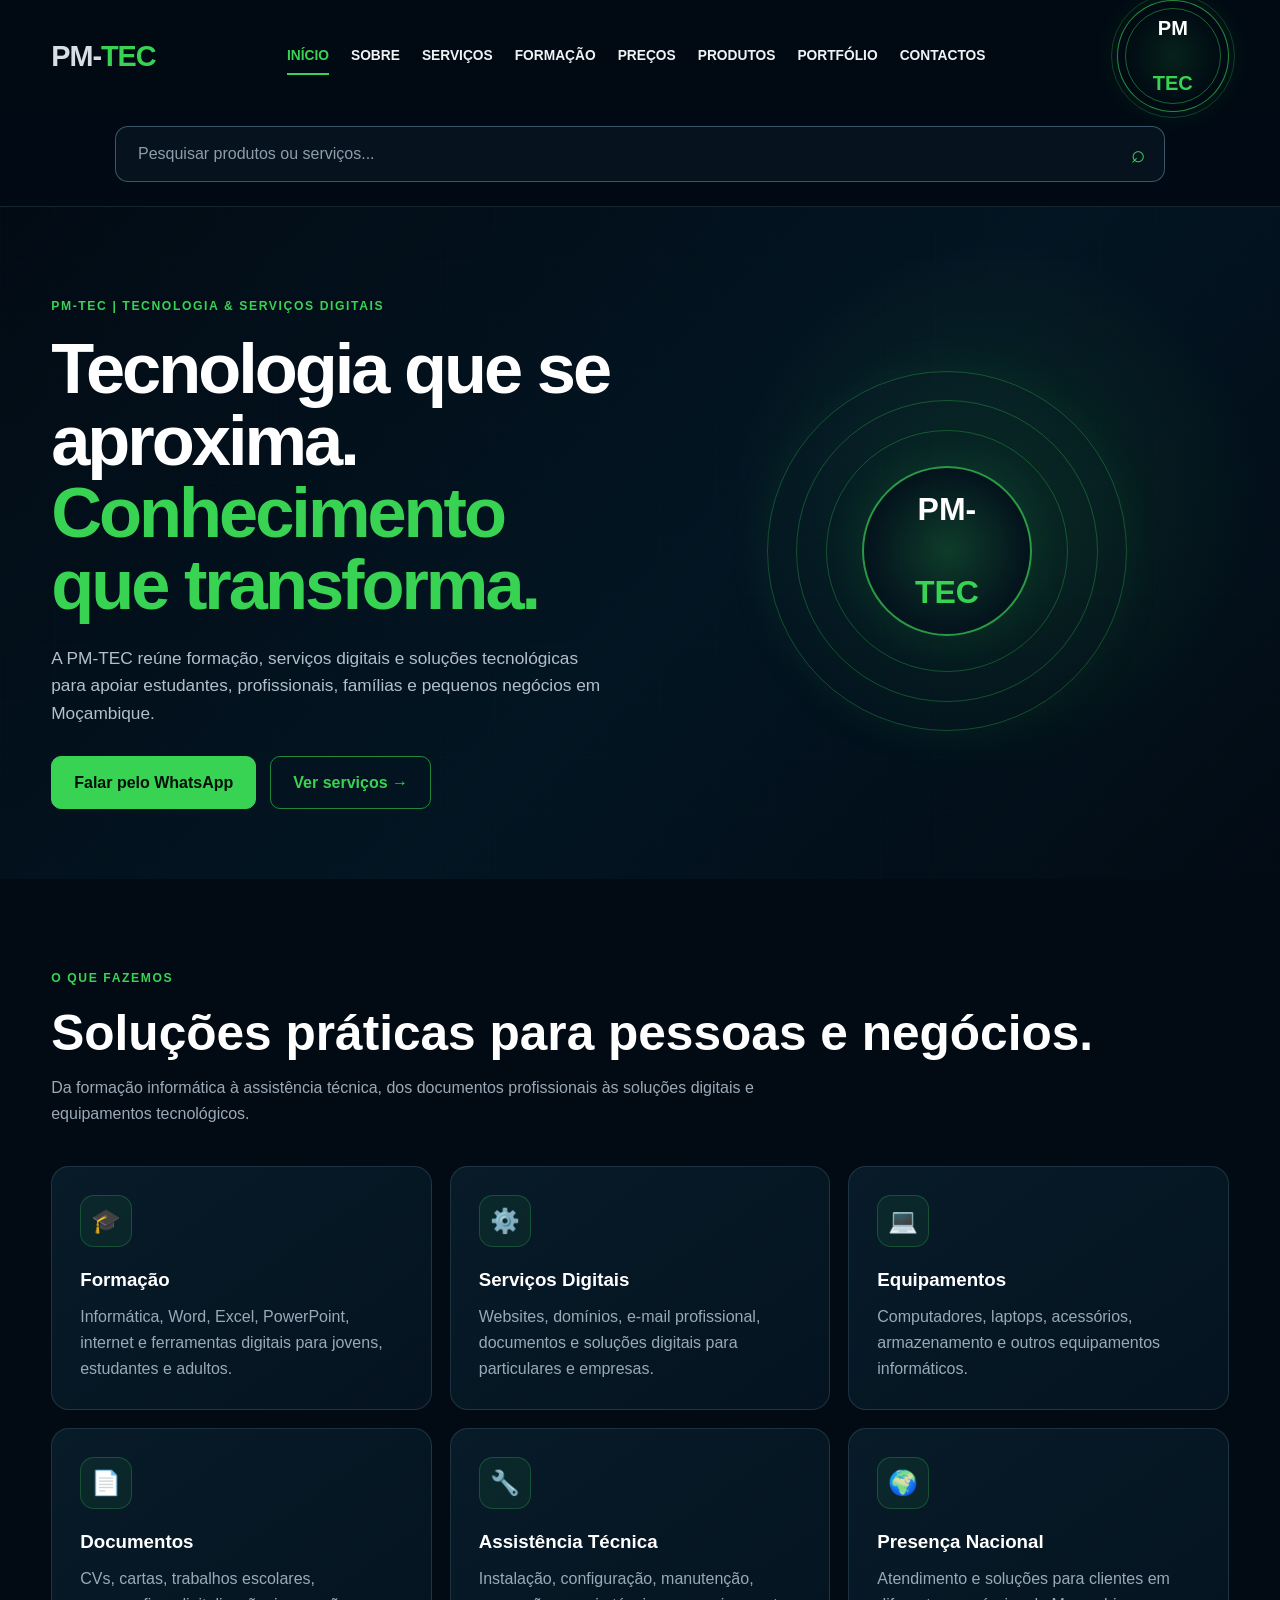
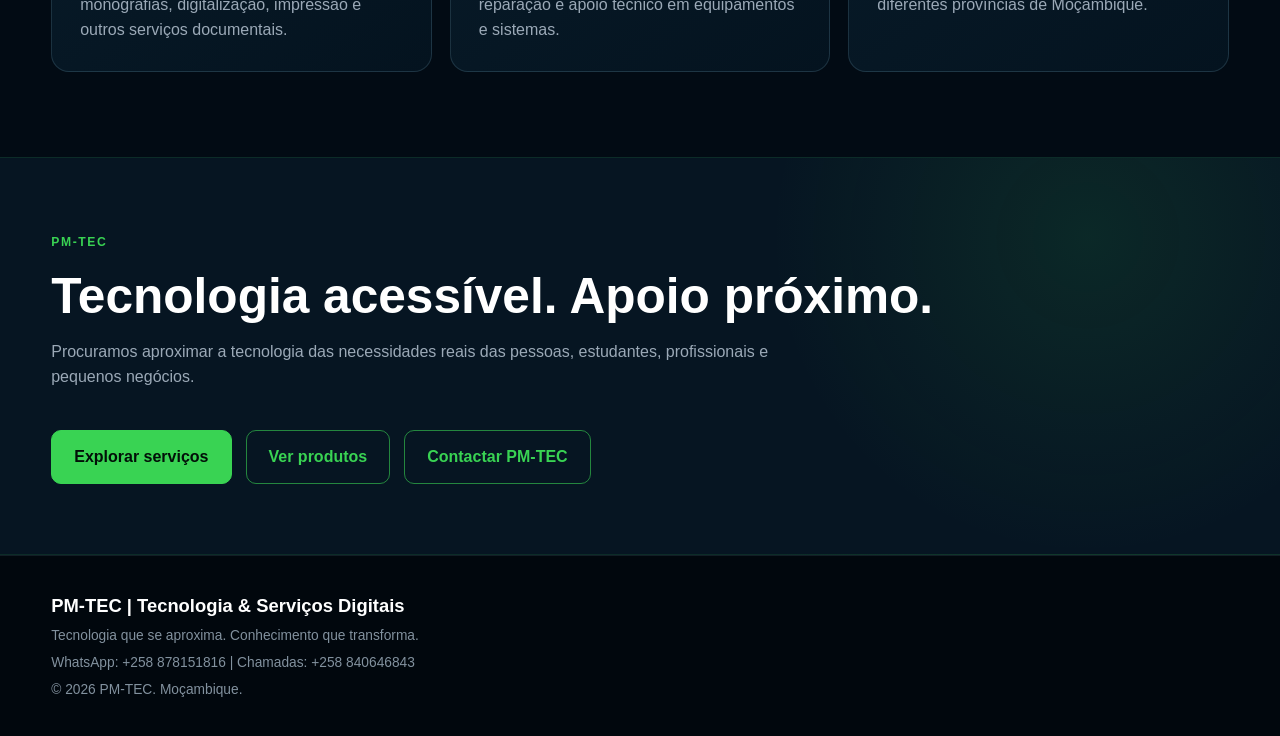
<file: index.html>
<!DOCTYPE html>
<html lang="pt">
<head>
  <meta charset="UTF-8">
  <meta name="viewport" content="width=device-width, initial-scale=1.0">
  <title>PM-TEC | Tecnologia & Serviços Digitais</title>
  <meta name="description" content="PM-TEC — Tecnologia, formação, serviços digitais e soluções tecnológicas em Moçambique.">
  <link rel="stylesheet" href="style.css">
</head>

<body>

<header>
  <div class="container nav">

    <a href="index.html" class="logo">
      PM-<span>TEC</span>
    </a>

    <nav>
      <a href="index.html" class="active">INÍCIO</a>
      <a href="sobre.html">SOBRE</a>
      <a href="servicos.html">SERVIÇOS</a>
      <a href="formacao.html">FORMAÇÃO</a>
      <a href="precos.html">PREÇOS</a>
      <a href="produtos.html">PRODUTOS</a>
      <a href="portfolio.html">PORTFÓLIO</a>
      <a href="contactos.html">CONTACTOS</a>
    </nav>

    <div class="tech-logo">
      PM<br><span>TEC</span>
    </div>

  </div>

  <div class="search-area">
    <div class="container">
      <div class="search-box">
        <input
          type="search"
          placeholder="Pesquisar produtos ou serviços..."
          aria-label="Pesquisar produtos ou serviços"
          onkeydown="if(event.key==='Enter'){pesquisarSite(this.value)}"
        >
        <span class="search-icon">⌕</span>
      </div>
    </div>
  </div>
</header>


<main>

  <!-- HERO -->

  <section class="hero">

    <div class="container hero-grid">

      <div>

        <span class="eyebrow">
          PM-TEC | Tecnologia & Serviços Digitais
        </span>

        <h1>
          Tecnologia que se aproxima.
          <span>Conhecimento que transforma.</span>
        </h1>

        <p>
          A PM-TEC reúne formação, serviços digitais e soluções tecnológicas
          para apoiar estudantes, profissionais, famílias e pequenos negócios
          em Moçambique.
        </p>

        <div class="actions">

          <a
            href="https://wa.me/258878151816"
            class="btn whatsapp"
            target="_blank"
          >
            Falar pelo WhatsApp
          </a>

          <a href="servicos.html" class="btn">
            Ver serviços →
          </a>

        </div>

      </div>


      <div class="hero-tech">

        <div class="tech-orbit">

          <div class="tech-core">
            PM-<span>TEC</span>
          </div>

        </div>

      </div>

    </div>

  </section>


  <!-- ÁREAS PRINCIPAIS -->

  <section class="section">

    <div class="container">

      <div class="section-title">

        <span class="eyebrow">O que fazemos</span>

        <h2>
          Soluções práticas para pessoas e negócios.
        </h2>

        <p>
          Da formação informática à assistência técnica, dos documentos
          profissionais às soluções digitais e equipamentos tecnológicos.
        </p>

      </div>


      <div class="cards">

        <a href="formacao.html" class="card">

          <div class="icon">🎓</div>

          <h3>Formação</h3>

          <p>
            Informática, Word, Excel, PowerPoint, internet e ferramentas
            digitais para jovens, estudantes e adultos.
          </p>

        </a>


        <a href="servicos.html" class="card">

          <div class="icon">⚙️</div>

          <h3>Serviços Digitais</h3>

          <p>
            Websites, domínios, e-mail profissional, documentos e soluções
            digitais para particulares e empresas.
          </p>

        </a>


        <a href="produtos.html" class="card">

          <div class="icon">💻</div>

          <h3>Equipamentos</h3>

          <p>
            Computadores, laptops, acessórios, armazenamento e outros
            equipamentos informáticos.
          </p>

        </a>


        <a href="servicos.html" class="card">

          <div class="icon">📄</div>

          <h3>Documentos</h3>

          <p>
            CVs, cartas, trabalhos escolares, monografias, digitalização,
            impressão e outros serviços documentais.
          </p>

        </a>


        <a href="servicos.html" class="card">

          <div class="icon">🔧</div>

          <h3>Assistência Técnica</h3>

          <p>
            Instalação, configuração, manutenção, reparação e apoio técnico
            em equipamentos e sistemas.
          </p>

        </a>


        <a href="contactos.html" class="card">

          <div class="icon">🌍</div>

          <h3>Presença Nacional</h3>

          <p>
            Atendimento e soluções para clientes em diferentes províncias
            de Moçambique.
          </p>

        </a>

      </div>

    </div>

  </section>


  <!-- DESTAQUE -->

  <section class="highlight">

    <div class="container">

      <div class="section-title">

        <span class="eyebrow">PM-TEC</span>

        <h2>
          Tecnologia acessível. Apoio próximo.
        </h2>

        <p>
          Procuramos aproximar a tecnologia das necessidades reais das
          pessoas, estudantes, profissionais e pequenos negócios.
        </p>

      </div>

      <div class="actions">

        <a href="servicos.html" class="btn primary">
          Explorar serviços
        </a>

        <a href="produtos.html" class="btn">
          Ver produtos
        </a>

        <a href="contactos.html" class="btn">
          Contactar PM-TEC
        </a>

      </div>

    </div>

  </section>

</main>


<footer>

  <div class="container">

    <strong>PM-TEC | Tecnologia & Serviços Digitais</strong>

    <p>
      Tecnologia que se aproxima. Conhecimento que transforma.
    </p>

    <p>
      WhatsApp:
      <a href="https://wa.me/258878151816" target="_blank">
        +258 878151816
      </a>
      |
      Chamadas:
      <a href="tel:+258840646843">
        +258 840646843
      </a>
    </p>

    <p>
      © 2026 PM-TEC. Moçambique.
    </p>

  </div>

</footer>


<script>
function pesquisarSite(valor) {

  const termo = valor.trim().toLowerCase();

  if (!termo) return;

  const paginas = {
    computador: "produtos.html",
    laptop: "produtos.html",
    laptops: "produtos.html",
    equipamento: "produtos.html",
    acessórios: "produtos.html",
    acessorios: "produtos.html",
    armazenamento: "produtos.html",

    serviço: "servicos.html",
    servico: "servicos.html",
    serviços: "servicos.html",
    servicos: "servicos.html",
    assistência: "servicos.html",
    assistencia: "servicos.html",
    reparação: "servicos.html",
    reparacao: "servicos.html",
    manutenção: "servicos.html",
    manutencao: "servicos.html",
    câmaras: "servicos.html",
    cameras: "servicos.html",

    formação: "formacao.html",
    formacao: "formacao.html",
    informática: "formacao.html",
    informatica: "formacao.html",
    excel: "formacao.html",
    word: "formacao.html",

    preço: "precos.html",
    preco: "precos.html",
    preços: "precos.html",
    precos: "precos.html",

    portfólio: "portfolio.html",
    portfolio: "portfolio.html",

    contacto: "contactos.html",
    contactos: "contactos.html",
    whatsapp: "contactos.html",

    sobre: "sobre.html"
  };

  if (paginas[termo]) {
    window.location.href = paginas[termo];
    return;
  }

  window.location.href =
    "servicos.html?pesquisa=" + encodeURIComponent(termo);
}
</script>

</body>
</html>
</file>
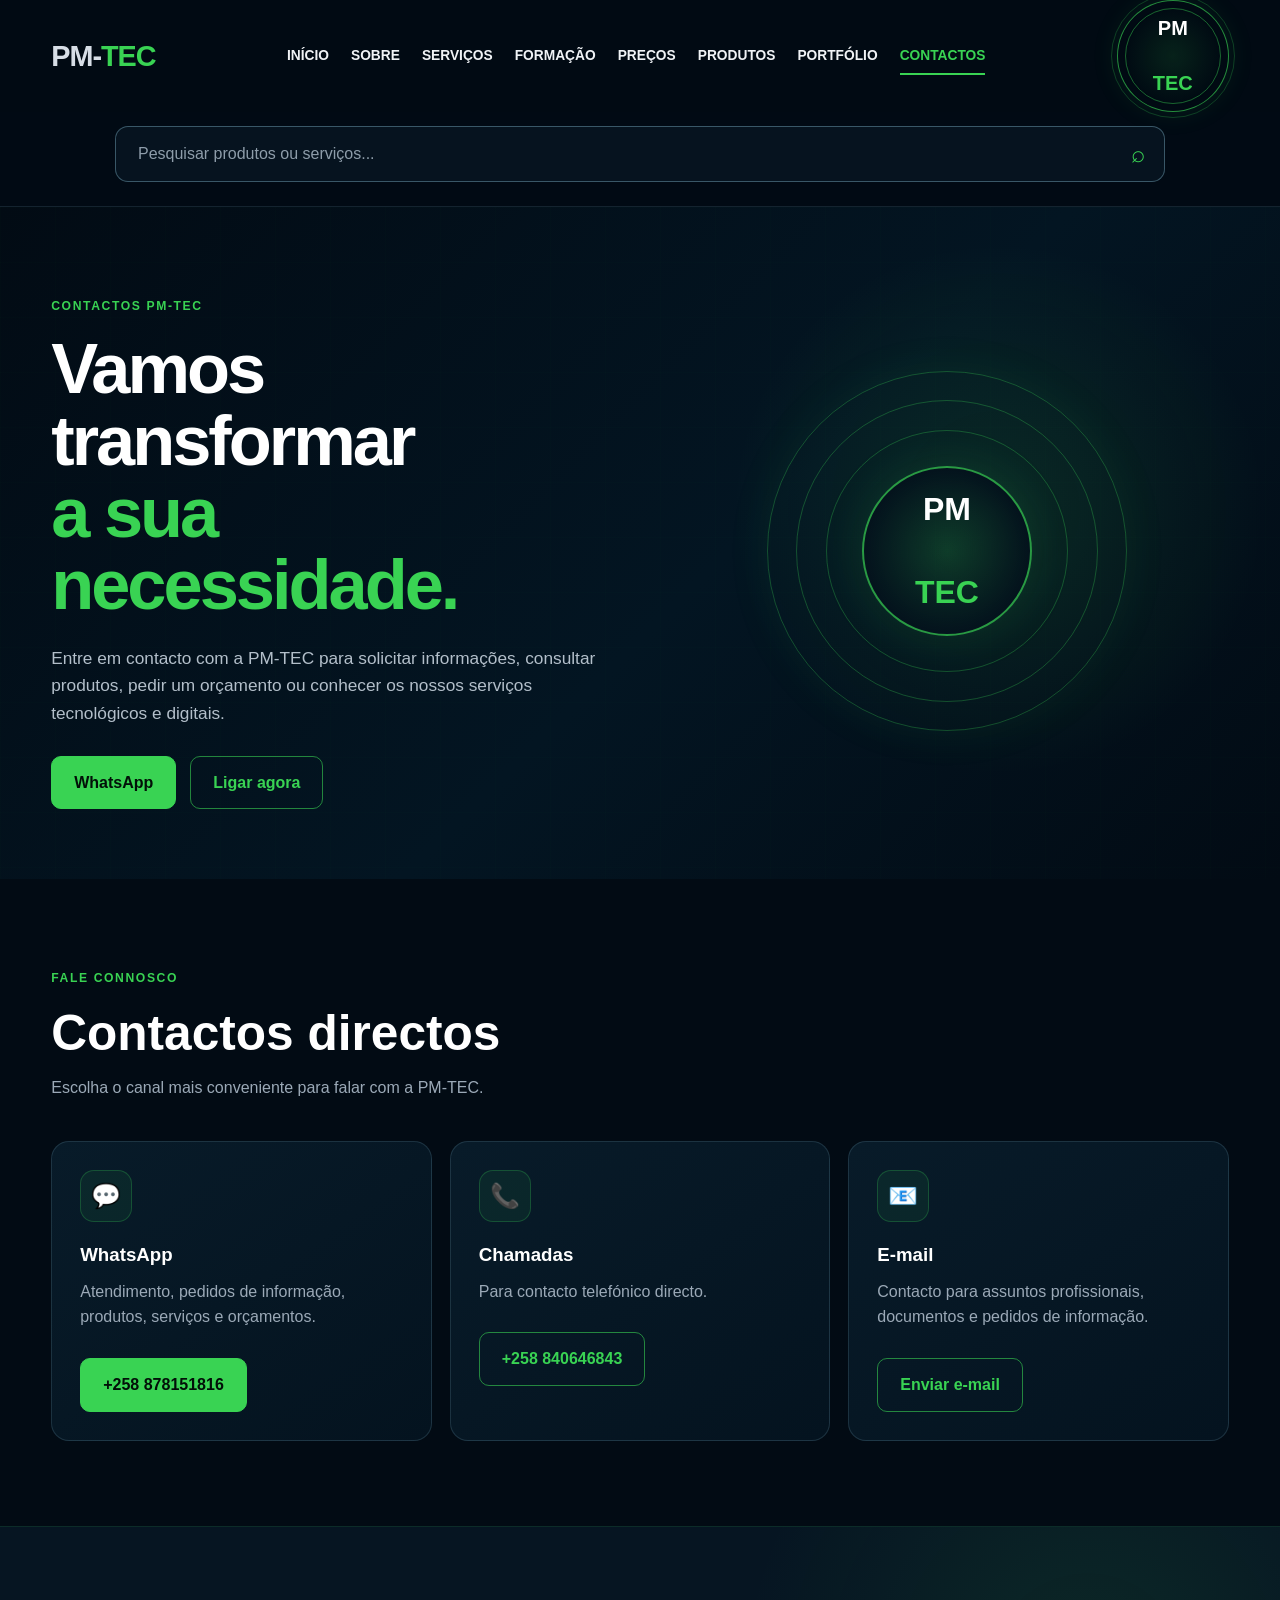
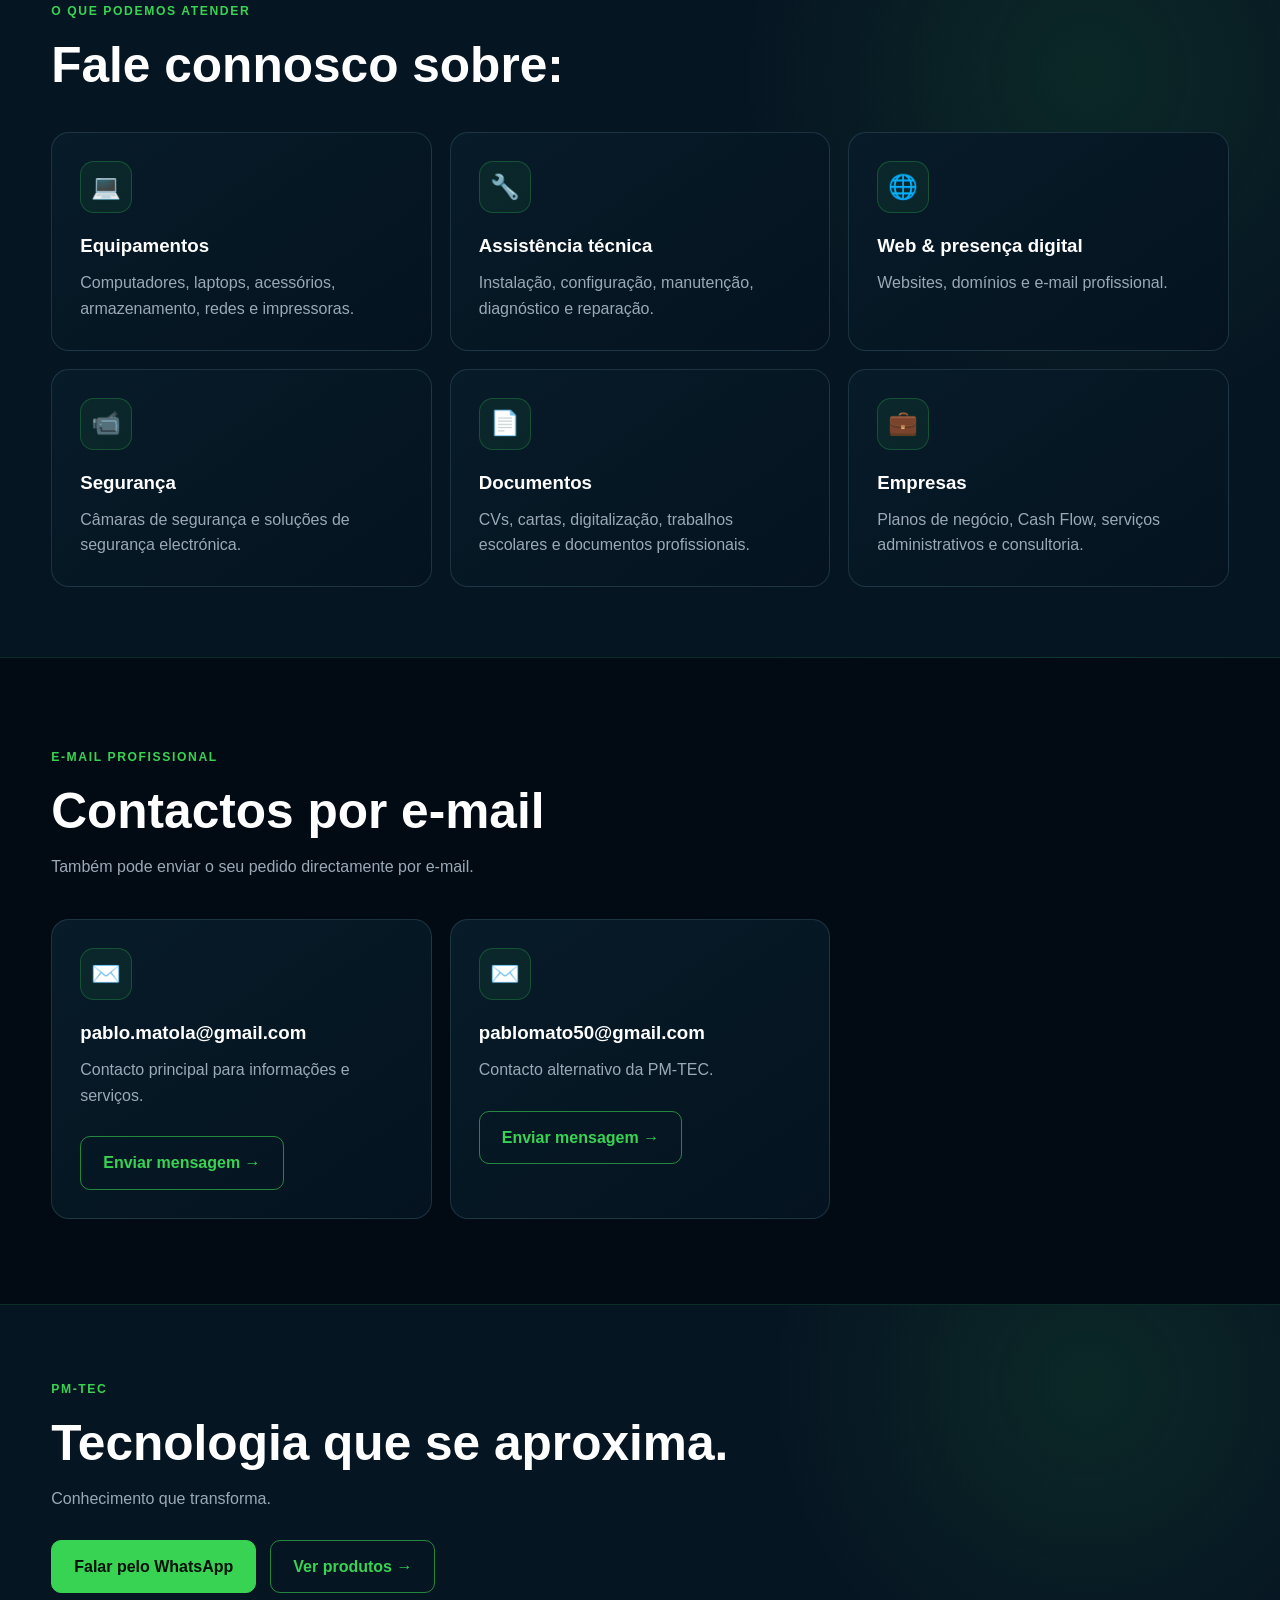
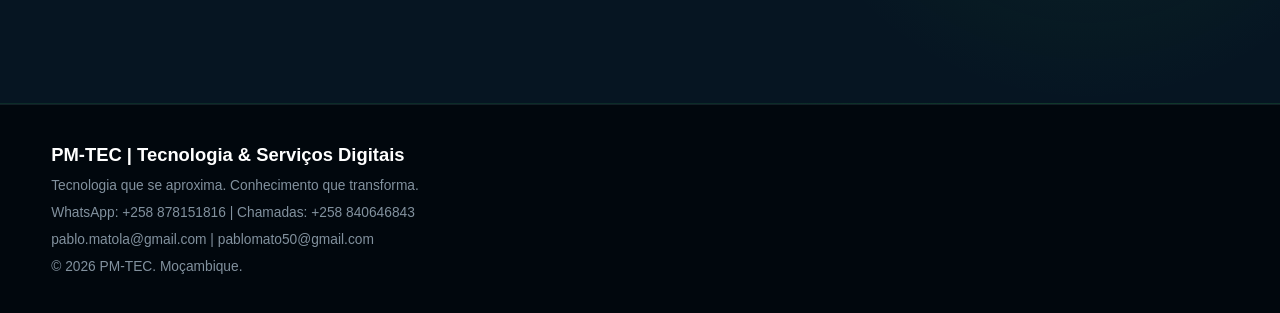
<file: contactos.html>
<!DOCTYPE html>
<html lang="pt-PT">
<head>
  <meta charset="UTF-8">
  <meta name="viewport" content="width=device-width, initial-scale=1.0">
  <title>Contactos | PM-TEC</title>
  <link rel="stylesheet" href="style.css">
</head>

<body>

<header>
  <div class="container nav">

    <a href="index.html" class="logo">
      PM-<span>TEC</span>
    </a>

    <nav>
      <a href="index.html">INÍCIO</a>
      <a href="sobre.html">SOBRE</a>
      <a href="servicos.html">SERVIÇOS</a>
      <a href="formacao.html">FORMAÇÃO</a>
      <a href="precos.html">PREÇOS</a>
      <a href="produtos.html">PRODUTOS</a>
      <a href="portfolio.html">PORTFÓLIO</a>
      <a href="contactos.html" class="active">CONTACTOS</a>
    </nav>

    <div class="tech-logo">
      PM<br><span>TEC</span>
    </div>

  </div>

  <div class="search-area">
    <div class="container">
      <form class="search-box" id="globalSearch">
        <input
          type="search"
          id="searchInput"
          placeholder="Pesquisar produtos ou serviços..."
          autocomplete="off"
        >
        <span class="search-icon">⌕</span>
      </form>
    </div>
  </div>
</header>


<main>

  <section class="hero">
    <div class="container hero-grid">

      <div>
        <span class="eyebrow">Contactos PM-TEC</span>

        <h1>
          Vamos transformar<br>
          <span>a sua necessidade.</span>
        </h1>

        <p>
          Entre em contacto com a PM-TEC para solicitar informações,
          consultar produtos, pedir um orçamento ou conhecer os nossos
          serviços tecnológicos e digitais.
        </p>

        <div class="actions">

          <a
            href="https://wa.me/258878151816"
            class="btn whatsapp"
            target="_blank"
          >
            WhatsApp
          </a>

          <a
            href="tel:+258840646843"
            class="btn"
          >
            Ligar agora
          </a>

        </div>
      </div>

      <div class="hero-tech">
        <div class="tech-orbit">
          <div class="tech-core">
            PM<br><span>TEC</span>
          </div>
        </div>
      </div>

    </div>
  </section>


  <section class="section">
    <div class="container">

      <div class="section-title">
        <span class="eyebrow">Fale connosco</span>
        <h2>Contactos directos</h2>
        <p>
          Escolha o canal mais conveniente para falar com a PM-TEC.
        </p>
      </div>

      <div class="cards">

        <article class="card">
          <div class="icon">💬</div>
          <h3>WhatsApp</h3>
          <p>
            Atendimento, pedidos de informação, produtos,
            serviços e orçamentos.
          </p>

          <div class="actions">
            <a
              href="https://wa.me/258878151816"
              class="btn whatsapp"
              target="_blank"
            >
              +258 878151816
            </a>
          </div>
        </article>


        <article class="card">
          <div class="icon">📞</div>
          <h3>Chamadas</h3>
          <p>
            Para contacto telefónico directo.
          </p>

          <div class="actions">
            <a
              href="tel:+258840646843"
              class="btn"
            >
              +258 840646843
            </a>
          </div>
        </article>


        <article class="card">
          <div class="icon">📧</div>
          <h3>E-mail</h3>
          <p>
            Contacto para assuntos profissionais,
            documentos e pedidos de informação.
          </p>

          <div class="actions">
            <a
              href="mailto:pablo.matola@gmail.com"
              class="btn"
            >
              Enviar e-mail
            </a>
          </div>
        </article>

      </div>
    </div>
  </section>


  <section class="highlight">
    <div class="container">

      <div class="section-title">
        <span class="eyebrow">O que podemos atender</span>
        <h2>Fale connosco sobre:</h2>
      </div>

      <div class="cards">

        <article class="card">
          <div class="icon">💻</div>
          <h3>Equipamentos</h3>
          <p>
            Computadores, laptops, acessórios, armazenamento,
            redes e impressoras.
          </p>
        </article>

        <article class="card">
          <div class="icon">🔧</div>
          <h3>Assistência técnica</h3>
          <p>
            Instalação, configuração, manutenção,
            diagnóstico e reparação.
          </p>
        </article>

        <article class="card">
          <div class="icon">🌐</div>
          <h3>Web & presença digital</h3>
          <p>
            Websites, domínios e e-mail profissional.
          </p>
        </article>

        <article class="card">
          <div class="icon">📹</div>
          <h3>Segurança</h3>
          <p>
            Câmaras de segurança e soluções de
            segurança electrónica.
          </p>
        </article>

        <article class="card">
          <div class="icon">📄</div>
          <h3>Documentos</h3>
          <p>
            CVs, cartas, digitalização, trabalhos escolares
            e documentos profissionais.
          </p>
        </article>

        <article class="card">
          <div class="icon">💼</div>
          <h3>Empresas</h3>
          <p>
            Planos de negócio, Cash Flow, serviços administrativos
            e consultoria.
          </p>
        </article>

      </div>
    </div>
  </section>


  <section class="section">
    <div class="container">

      <div class="section-title">
        <span class="eyebrow">E-mail profissional</span>
        <h2>Contactos por e-mail</h2>
        <p>
          Também pode enviar o seu pedido directamente por e-mail.
        </p>
      </div>

      <div class="cards">

        <article class="card">
          <div class="icon">✉️</div>
          <h3>pablo.matola@gmail.com</h3>
          <p>
            Contacto principal para informações e serviços.
          </p>

          <div class="actions">
            <a
              href="mailto:pablo.matola@gmail.com"
              class="btn"
            >
              Enviar mensagem →
            </a>
          </div>
        </article>


        <article class="card">
          <div class="icon">✉️</div>
          <h3>pablomato50@gmail.com</h3>
          <p>
            Contacto alternativo da PM-TEC.
          </p>

          <div class="actions">
            <a
              href="mailto:pablomato50@gmail.com"
              class="btn"
            >
              Enviar mensagem →
            </a>
          </div>
        </article>

      </div>
    </div>
  </section>


  <section class="highlight">
    <div class="container">

      <div class="section-title">
        <span class="eyebrow">PM-TEC</span>

        <h2>
          Tecnologia que se aproxima.
        </h2>

        <p>
          Conhecimento que transforma.
        </p>

        <div class="actions">

          <a
            href="https://wa.me/258878151816"
            class="btn whatsapp"
            target="_blank"
          >
            Falar pelo WhatsApp
          </a>

          <a href="produtos.html" class="btn">
            Ver produtos →
          </a>

        </div>
      </div>

    </div>
  </section>

</main>


<footer>
  <div class="container">

    <strong>PM-TEC | Tecnologia & Serviços Digitais</strong>

    <p>
      Tecnologia que se aproxima. Conhecimento que transforma.
    </p>

    <p>
      WhatsApp: +258 878151816 |
      Chamadas: +258 840646843
    </p>

    <p>
      pablo.matola@gmail.com |
      pablomato50@gmail.com
    </p>

    <p>
      © 2026 PM-TEC. Moçambique.
    </p>

  </div>
</footer>


<script>
  const searchForm = document.getElementById("globalSearch");
  const searchInput = document.getElementById("searchInput");

  searchForm.addEventListener("submit", function(event) {
    event.preventDefault();

    const query = searchInput.value.trim();

    if (query) {
      window.location.href =
        "pesquisa.html?q=" + encodeURIComponent(query);
    } else {
      window.location.href = "pesquisa.html";
    }
  });
</script>

</body>
</html>
</file>
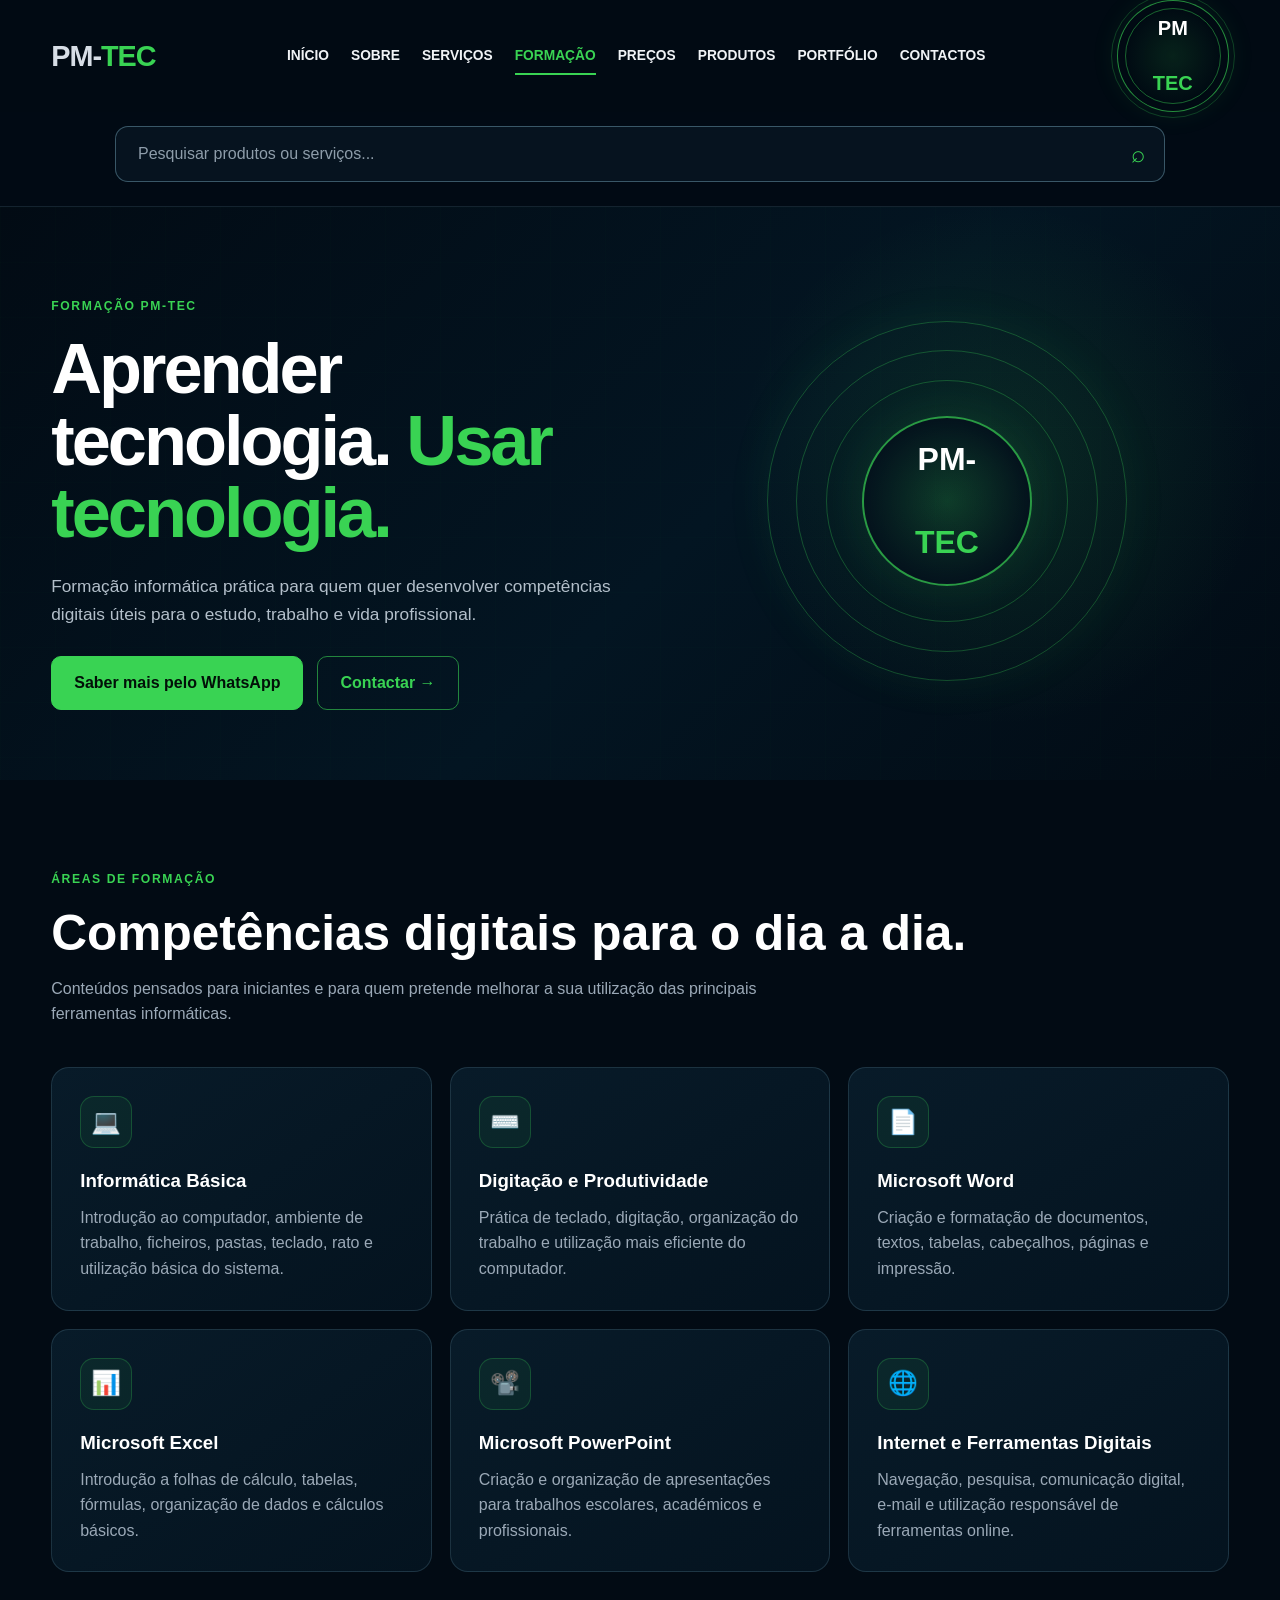
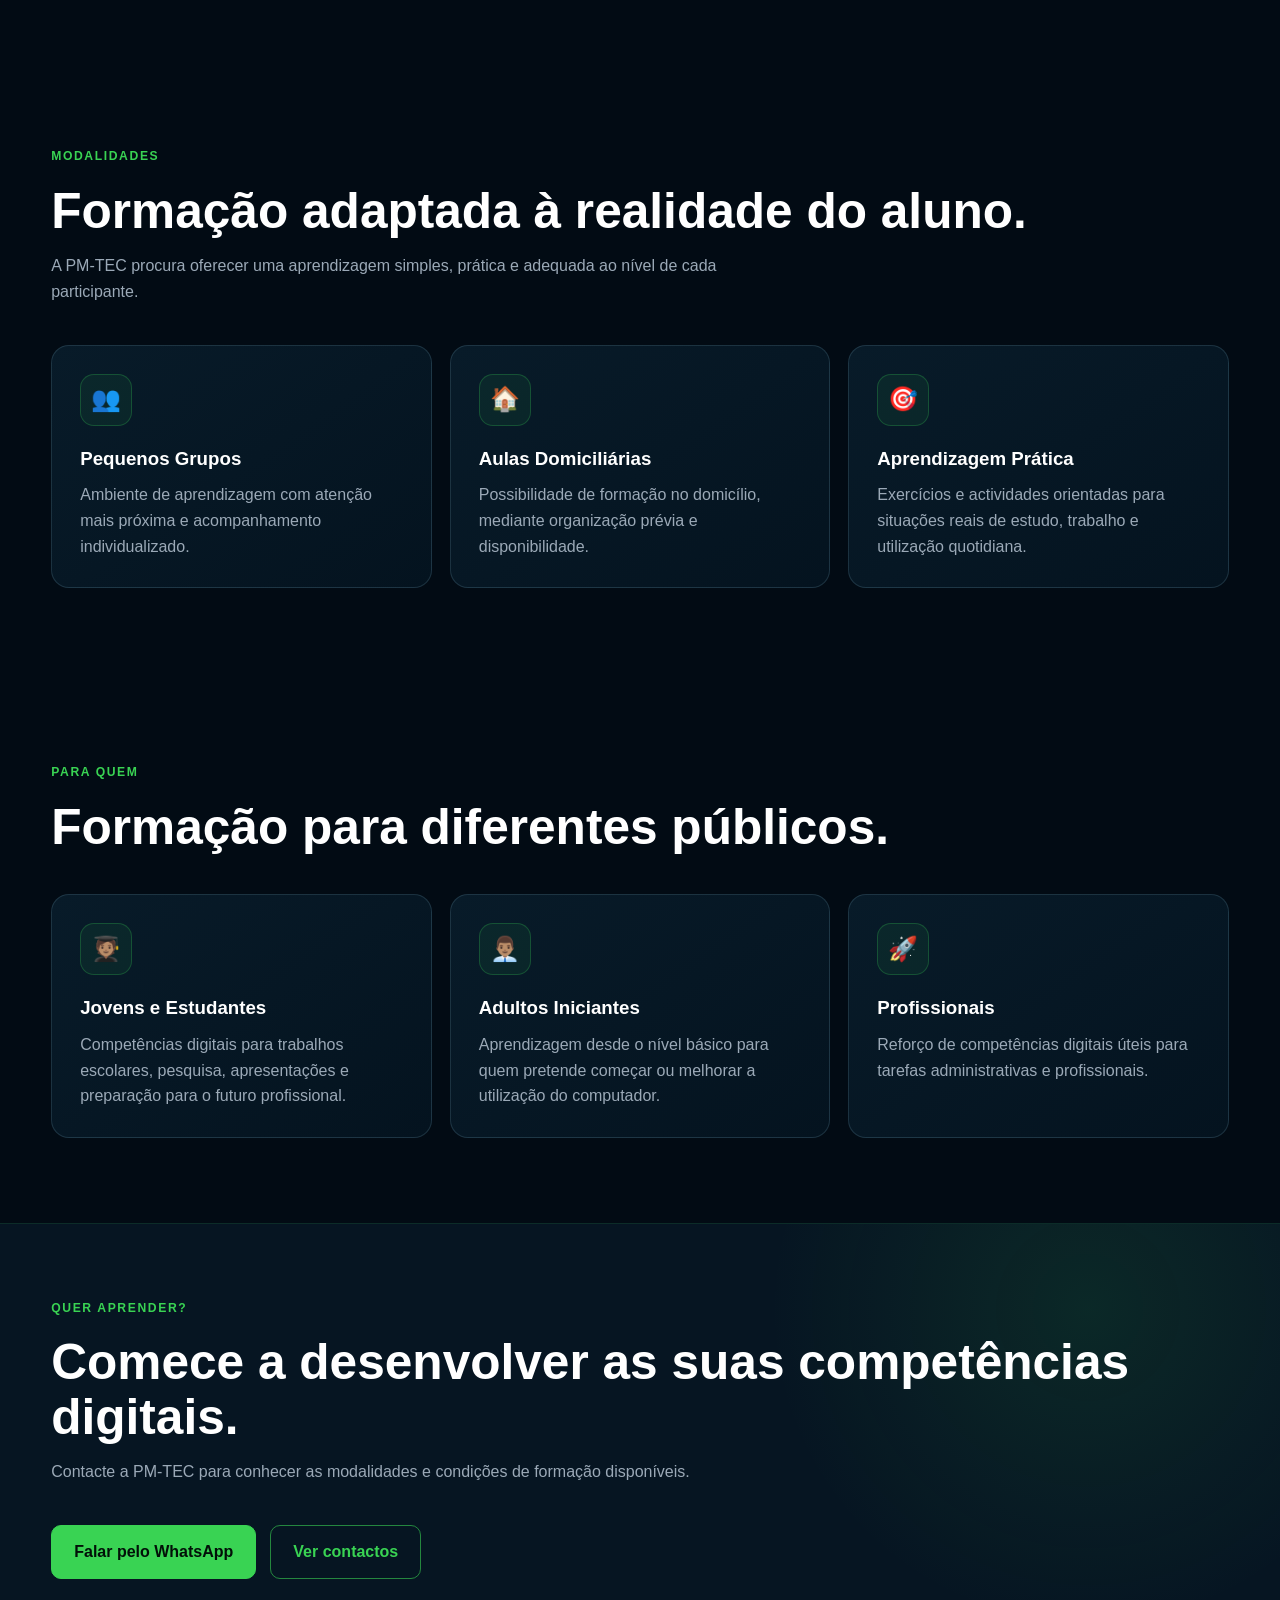
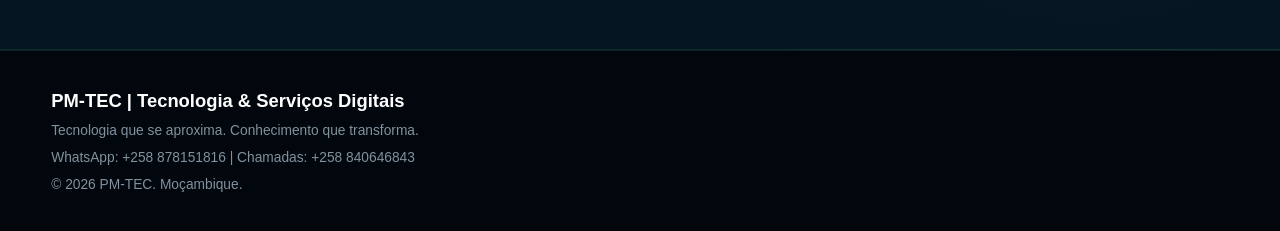
<file: formacao.html>
<!DOCTYPE html>
<html lang="pt">
<head>
  <meta charset="UTF-8">
  <meta name="viewport" content="width=device-width, initial-scale=1.0">

  <title>Formação | PM-TEC</title>

  <meta
    name="description"
    content="Formação informática e competências digitais da PM-TEC em Moçambique."
  >

  <link rel="stylesheet" href="style.css">
</head>

<body>

<header>

  <div class="container nav">

    <a href="index.html" class="logo">
      PM-<span>TEC</span>
    </a>

    <nav>
      <a href="index.html">INÍCIO</a>
      <a href="sobre.html">SOBRE</a>
      <a href="servicos.html">SERVIÇOS</a>
      <a href="formacao.html" class="active">FORMAÇÃO</a>
      <a href="precos.html">PREÇOS</a>
      <a href="produtos.html">PRODUTOS</a>
      <a href="portfolio.html">PORTFÓLIO</a>
      <a href="contactos.html">CONTACTOS</a>
    </nav>

    <div class="tech-logo">
      PM<br><span>TEC</span>
    </div>

  </div>

  <div class="search-area">

    <div class="container">

      <div class="search-box">

        <input
          type="search"
          placeholder="Pesquisar produtos ou serviços..."
          aria-label="Pesquisar produtos ou serviços"
          onkeydown="if(event.key==='Enter'){pesquisarGlobal(this.value)}"
        >

        <span class="search-icon">⌕</span>

      </div>

    </div>

  </div>

</header>


<main>


  <!-- HERO -->

  <section class="hero">

    <div class="container hero-grid">

      <div>

        <span class="eyebrow">
          FORMAÇÃO PM-TEC
        </span>

        <h1>
          Aprender tecnologia.
          <span>Usar tecnologia.</span>
        </h1>

        <p>
          Formação informática prática para quem quer desenvolver
          competências digitais úteis para o estudo, trabalho e vida
          profissional.
        </p>

        <div class="actions">

          <a
            href="https://wa.me/258878151816"
            class="btn whatsapp"
            target="_blank"
          >
            Saber mais pelo WhatsApp
          </a>

          <a href="contactos.html" class="btn">
            Contactar →
          </a>

        </div>

      </div>


      <div class="hero-tech">

        <div class="tech-orbit">

          <div class="tech-core">
            PM-<span>TEC</span>
          </div>

        </div>

      </div>

    </div>

  </section>


  <!-- CURSOS -->

  <section class="section">

    <div class="container">

      <div class="section-title">

        <span class="eyebrow">
          ÁREAS DE FORMAÇÃO
        </span>

        <h2>
          Competências digitais para o dia a dia.
        </h2>

        <p>
          Conteúdos pensados para iniciantes e para quem pretende melhorar
          a sua utilização das principais ferramentas informáticas.
        </p>

      </div>


      <div class="cards">


        <div class="card">

          <div class="icon">💻</div>

          <h3>
            Informática Básica
          </h3>

          <p>
            Introdução ao computador, ambiente de trabalho, ficheiros,
            pastas, teclado, rato e utilização básica do sistema.
          </p>

        </div>


        <div class="card">

          <div class="icon">⌨️</div>

          <h3>
            Digitação e Produtividade
          </h3>

          <p>
            Prática de teclado, digitação, organização do trabalho e
            utilização mais eficiente do computador.
          </p>

        </div>


        <div class="card">

          <div class="icon">📄</div>

          <h3>
            Microsoft Word
          </h3>

          <p>
            Criação e formatação de documentos, textos, tabelas,
            cabeçalhos, páginas e impressão.
          </p>

        </div>


        <div class="card">

          <div class="icon">📊</div>

          <h3>
            Microsoft Excel
          </h3>

          <p>
            Introdução a folhas de cálculo, tabelas, fórmulas,
            organização de dados e cálculos básicos.
          </p>

        </div>


        <div class="card">

          <div class="icon">📽️</div>

          <h3>
            Microsoft PowerPoint
          </h3>

          <p>
            Criação e organização de apresentações para trabalhos
            escolares, académicos e profissionais.
          </p>

        </div>


        <div class="card">

          <div class="icon">🌐</div>

          <h3>
            Internet e Ferramentas Digitais
          </h3>

          <p>
            Navegação, pesquisa, comunicação digital, e-mail e utilização
            responsável de ferramentas online.
          </p>

        </div>


      </div>

    </div>

  </section>


  <!-- MODALIDADES -->

  <section class="section">

    <div class="container">

      <div class="section-title">

        <span class="eyebrow">
          MODALIDADES
        </span>

        <h2>
          Formação adaptada à realidade do aluno.
        </h2>

        <p>
          A PM-TEC procura oferecer uma aprendizagem simples, prática e
          adequada ao nível de cada participante.
        </p>

      </div>


      <div class="cards">


        <div class="card">

          <div class="icon">👥</div>

          <h3>
            Pequenos Grupos
          </h3>

          <p>
            Ambiente de aprendizagem com atenção mais próxima e
            acompanhamento individualizado.
          </p>

        </div>


        <div class="card">

          <div class="icon">🏠</div>

          <h3>
            Aulas Domiciliárias
          </h3>

          <p>
            Possibilidade de formação no domicílio, mediante organização
            prévia e disponibilidade.
          </p>

        </div>


        <div class="card">

          <div class="icon">🎯</div>

          <h3>
            Aprendizagem Prática
          </h3>

          <p>
            Exercícios e actividades orientadas para situações reais
            de estudo, trabalho e utilização quotidiana.
          </p>

        </div>


      </div>

    </div>

  </section>


  <!-- PARA QUEM -->

  <section class="section">

    <div class="container">

      <div class="section-title">

        <span class="eyebrow">
          PARA QUEM
        </span>

        <h2>
          Formação para diferentes públicos.
        </h2>

      </div>


      <div class="cards">


        <div class="card">

          <div class="icon">🧑🏽‍🎓</div>

          <h3>
            Jovens e Estudantes
          </h3>

          <p>
            Competências digitais para trabalhos escolares, pesquisa,
            apresentações e preparação para o futuro profissional.
          </p>

        </div>


        <div class="card">

          <div class="icon">👨🏽‍💼</div>

          <h3>
            Adultos Iniciantes
          </h3>

          <p>
            Aprendizagem desde o nível básico para quem pretende começar
            ou melhorar a utilização do computador.
          </p>

        </div>


        <div class="card">

          <div class="icon">🚀</div>

          <h3>
            Profissionais
          </h3>

          <p>
            Reforço de competências digitais úteis para tarefas
            administrativas e profissionais.
          </p>

        </div>


      </div>

    </div>

  </section>


  <!-- CTA -->

  <section class="highlight">

    <div class="container">

      <div class="section-title">

        <span class="eyebrow">
          QUER APRENDER?
        </span>

        <h2>
          Comece a desenvolver as suas competências digitais.
        </h2>

        <p>
          Contacte a PM-TEC para conhecer as modalidades e condições
          de formação disponíveis.
        </p>

      </div>

      <div class="actions">

        <a
          href="https://wa.me/258878151816"
          class="btn whatsapp"
          target="_blank"
        >
          Falar pelo WhatsApp
        </a>

        <a href="contactos.html" class="btn">
          Ver contactos
        </a>

      </div>

    </div>

  </section>


</main>


<footer>

  <div class="container">

    <strong>
      PM-TEC | Tecnologia & Serviços Digitais
    </strong>

    <p>
      Tecnologia que se aproxima. Conhecimento que transforma.
    </p>

    <p>
      WhatsApp:
      <a
        href="https://wa.me/258878151816"
        target="_blank"
      >
        +258 878151816
      </a>

      |

      Chamadas:
      <a href="tel:+258840646843">
        +258 840646843
      </a>
    </p>

    <p>
      © 2026 PM-TEC. Moçambique.
    </p>

  </div>

</footer>


<script>

function pesquisarGlobal(valor){

  valor = valor.trim();

  if(!valor) return;

  window.location.href =
    "pesquisa.html?q=" +
    encodeURIComponent(valor);

}

</script>


</body>
</html>
</file>
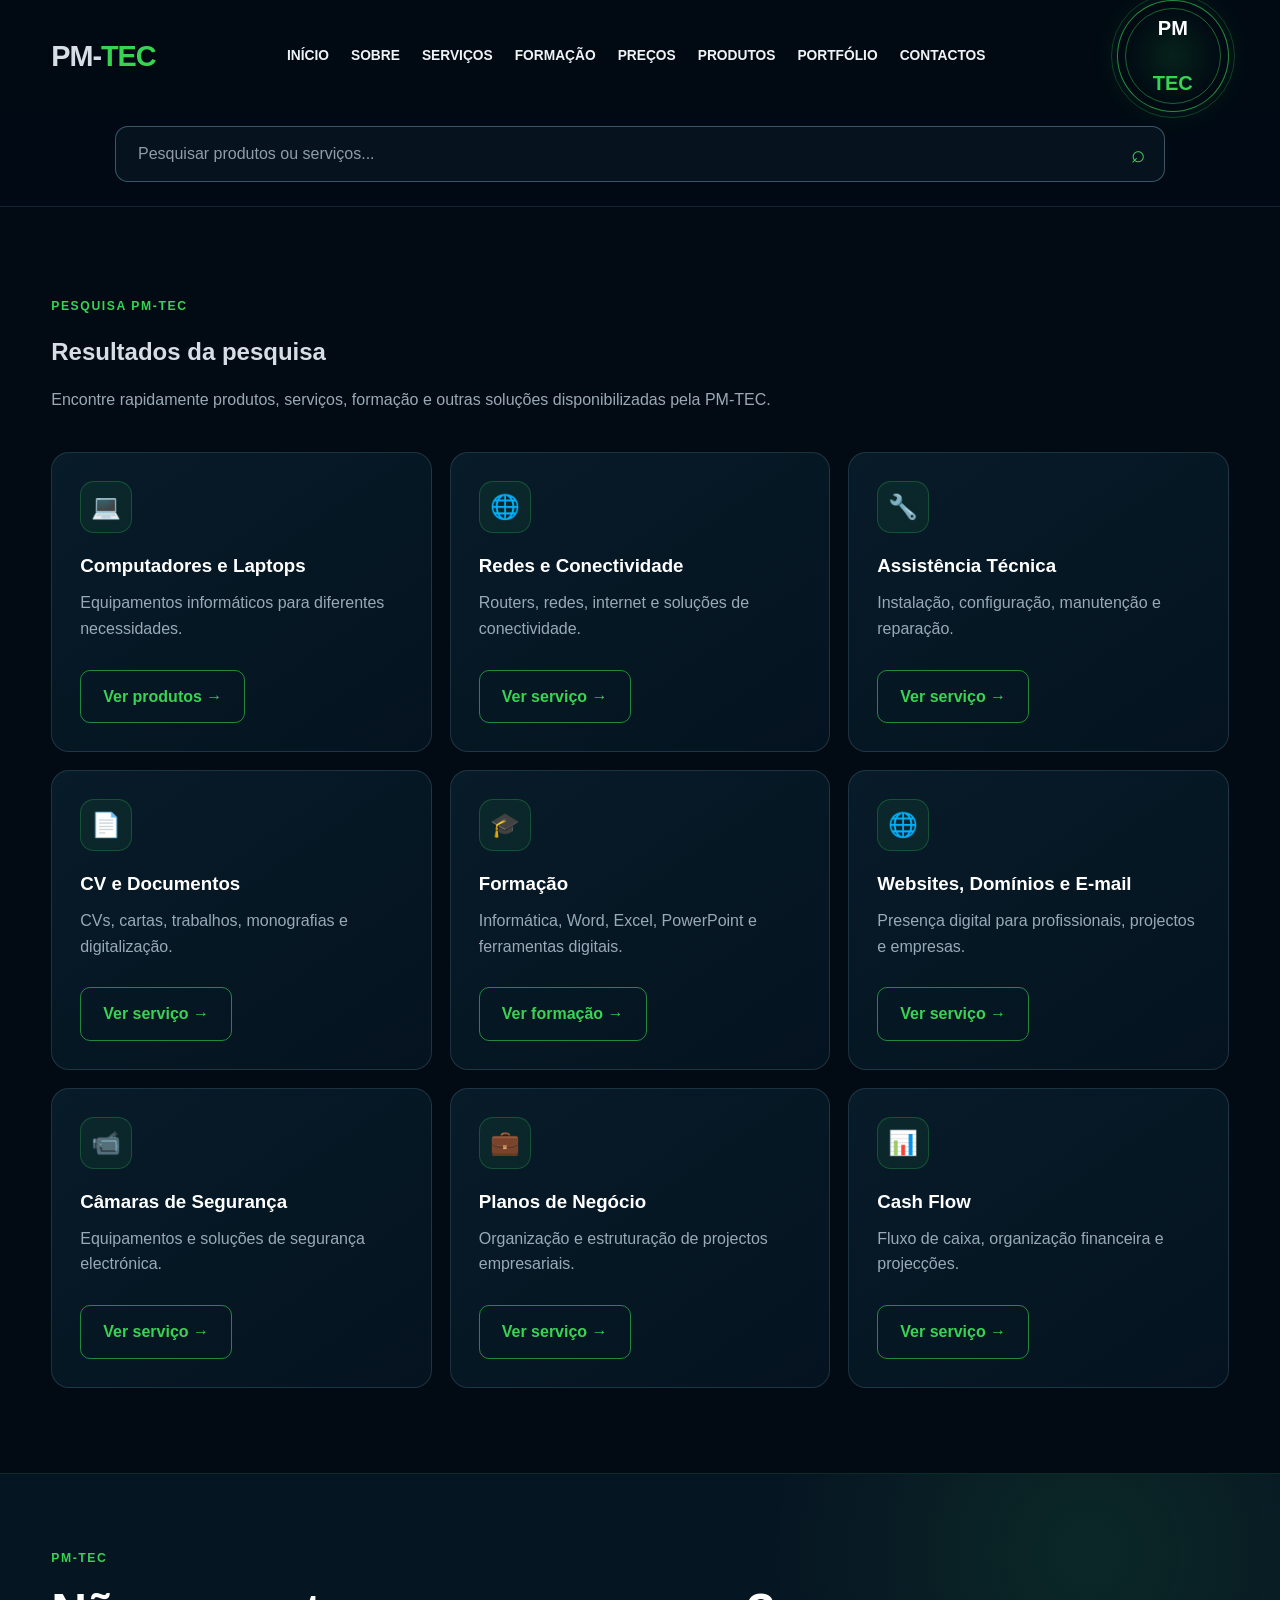
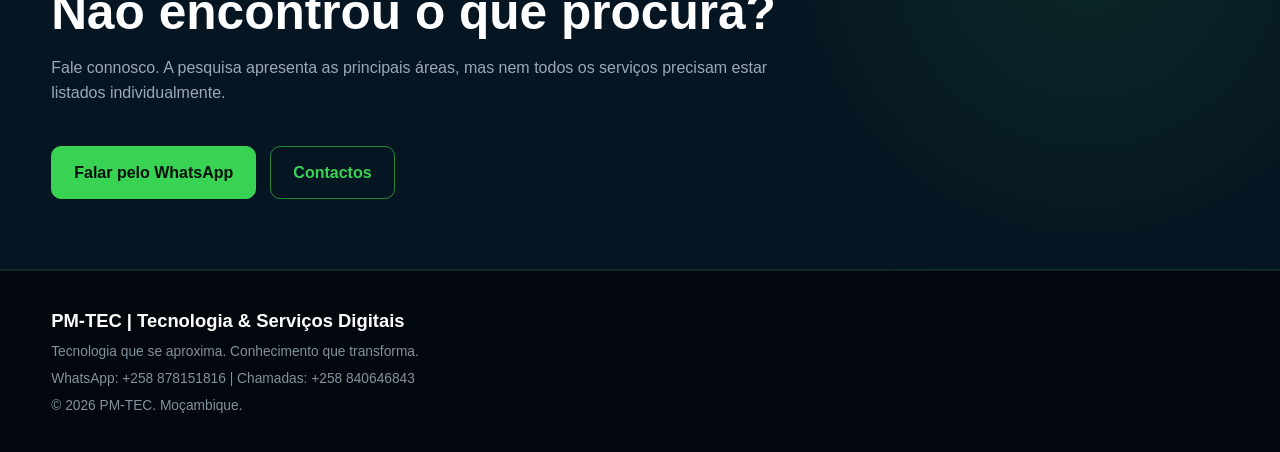
<file: pesquisa.html>
<!DOCTYPE html>
<html lang="pt">
<head>
  <meta charset="UTF-8">
  <meta name="viewport" content="width=device-width, initial-scale=1.0">

  <title>Pesquisa | PM-TEC</title>

  <meta
    name="description"
    content="Pesquisa de produtos e serviços da PM-TEC."
  >

  <link rel="stylesheet" href="style.css">
</head>

<body>

<header>

  <div class="container nav">

    <a href="index.html" class="logo">
      PM-<span>TEC</span>
    </a>

    <nav>
      <a href="index.html">INÍCIO</a>
      <a href="sobre.html">SOBRE</a>
      <a href="servicos.html">SERVIÇOS</a>
      <a href="formacao.html">FORMAÇÃO</a>
      <a href="precos.html">PREÇOS</a>
      <a href="produtos.html">PRODUTOS</a>
      <a href="portfolio.html">PORTFÓLIO</a>
      <a href="contactos.html">CONTACTOS</a>
    </nav>

    <div class="tech-logo">
      PM<br><span>TEC</span>
    </div>

  </div>


  <div class="search-area">

    <div class="container">

      <div class="search-box">

        <input
          id="searchInput"
          type="search"
          placeholder="Pesquisar produtos ou serviços..."
          aria-label="Pesquisar produtos ou serviços"
        >

        <span class="search-icon">⌕</span>

      </div>

    </div>

  </div>

</header>


<main>

  <section class="section">

    <div class="container">

      <div class="section-title">

        <span class="eyebrow">
          PESQUISA PM-TEC
        </span>

        <h1 id="searchTitle">
          Resultados da pesquisa
        </h1>

        <p>
          Encontre rapidamente produtos, serviços, formação e outras
          soluções disponibilizadas pela PM-TEC.
        </p>

      </div>


      <div class="cards" id="results">

        <div class="card">

          <div class="icon">💻</div>

          <h3>Computadores e Laptops</h3>

          <p>
            Equipamentos informáticos para diferentes necessidades.
          </p>

          <div class="actions">
            <a href="produtos.html" class="btn">
              Ver produtos →
            </a>
          </div>

        </div>


        <div class="card">

          <div class="icon">🌐</div>

          <h3>Redes e Conectividade</h3>

          <p>
            Routers, redes, internet e soluções de conectividade.
          </p>

          <div class="actions">
            <a href="servicos.html" class="btn">
              Ver serviço →
            </a>
          </div>

        </div>


        <div class="card">

          <div class="icon">🔧</div>

          <h3>Assistência Técnica</h3>

          <p>
            Instalação, configuração, manutenção e reparação.
          </p>

          <div class="actions">
            <a href="servicos.html" class="btn">
              Ver serviço →
            </a>
          </div>

        </div>


        <div class="card">

          <div class="icon">📄</div>

          <h3>CV e Documentos</h3>

          <p>
            CVs, cartas, trabalhos, monografias e digitalização.
          </p>

          <div class="actions">
            <a href="servicos.html" class="btn">
              Ver serviço →
            </a>
          </div>

        </div>


        <div class="card">

          <div class="icon">🎓</div>

          <h3>Formação</h3>

          <p>
            Informática, Word, Excel, PowerPoint e ferramentas digitais.
          </p>

          <div class="actions">
            <a href="formacao.html" class="btn">
              Ver formação →
            </a>
          </div>

        </div>


        <div class="card">

          <div class="icon">🌐</div>

          <h3>Websites, Domínios e E-mail</h3>

          <p>
            Presença digital para profissionais, projectos e empresas.
          </p>

          <div class="actions">
            <a href="servicos.html" class="btn">
              Ver serviço →
            </a>
          </div>

        </div>


        <div class="card">

          <div class="icon">📹</div>

          <h3>Câmaras de Segurança</h3>

          <p>
            Equipamentos e soluções de segurança electrónica.
          </p>

          <div class="actions">
            <a href="servicos.html" class="btn">
              Ver serviço →
            </a>
          </div>

        </div>


        <div class="card">

          <div class="icon">💼</div>

          <h3>Planos de Negócio</h3>

          <p>
            Organização e estruturação de projectos empresariais.
          </p>

          <div class="actions">
            <a href="servicos.html" class="btn">
              Ver serviço →
            </a>
          </div>

        </div>


        <div class="card">

          <div class="icon">📊</div>

          <h3>Cash Flow</h3>

          <p>
            Fluxo de caixa, organização financeira e projecções.
          </p>

          <div class="actions">
            <a href="servicos.html" class="btn">
              Ver serviço →
            </a>
          </div>

        </div>

      </div>


      <div
        id="noResults"
        style="
          display:none;
          text-align:center;
          padding:45px 20px;
          color:var(--muted);
        "
      >

        <h2 style="color:#fff;margin-bottom:10px;">
          Nenhum resultado encontrado
        </h2>

        <p>
          Não encontramos uma correspondência exacta.
          Contacte a PM-TEC para verificarmos a solução que procura.
        </p>

        <div class="actions" style="justify-content:center;">

          <a
            href="https://wa.me/258878151816"
            class="btn whatsapp"
            target="_blank"
          >
            Consultar no WhatsApp
          </a>

        </div>

      </div>

    </div>

  </section>


  <section class="highlight">

    <div class="container">

      <div class="section-title">

        <span class="eyebrow">
          PM-TEC
        </span>

        <h2>
          Não encontrou o que procura?
        </h2>

        <p>
          Fale connosco. A pesquisa apresenta as principais áreas,
          mas nem todos os serviços precisam estar listados individualmente.
        </p>

      </div>

      <div class="actions">

        <a
          href="https://wa.me/258878151816"
          class="btn whatsapp"
          target="_blank"
        >
          Falar pelo WhatsApp
        </a>

        <a href="contactos.html" class="btn">
          Contactos
        </a>

      </div>

    </div>

  </section>

</main>


<footer>

  <div class="container">

    <strong>
      PM-TEC | Tecnologia & Serviços Digitais
    </strong>

    <p>
      Tecnologia que se aproxima. Conhecimento que transforma.
    </p>

    <p>
      WhatsApp:
      <a
        href="https://wa.me/258878151816"
        target="_blank"
      >
        +258 878151816
      </a>

      |

      Chamadas:
      <a href="tel:+258840646843">
        +258 840646843
      </a>
    </p>

    <p>
      © 2026 PM-TEC. Moçambique.
    </p>

  </div>

</footer>


<script>

function normalizar(texto){

  return texto
    .toLowerCase()
    .normalize("NFD")
    .replace(/[\u0300-\u036f]/g,"");

}


const params =
  new URLSearchParams(window.location.search);

const termo =
  params.get("q") || params.get("pesquisa") || "";


const input =
  document.getElementById("searchInput");

const titulo =
  document.getElementById("searchTitle");

const cards =
  document.querySelectorAll("#results .card");

const noResults =
  document.getElementById("noResults");


input.value = termo;


function executarPesquisa(){

  const pesquisa =
    normalizar(input.value.trim());

  if(!pesquisa){

    cards.forEach(card => {
      card.style.display = "";
    });

    noResults.style.display = "none";

    titulo.textContent =
      "Resultados da pesquisa";

    return;

  }


  titulo.textContent =
    'Resultados para: "' + input.value.trim() + '"';


  let encontrados = 0;


  cards.forEach(card => {

    const texto =
      normalizar(card.innerText);

    const corresponde =
      texto.includes(pesquisa);


    card.style.display =
      corresponde ? "" : "none";


    if(corresponde){
      encontrados++;
    }

  });


  noResults.style.display =
    encontrados === 0 ? "block" : "none";

}


input.addEventListener(
  "keydown",
  function(event){

    if(event.key === "Enter"){

      const valor =
        input.value.trim();

      if(valor){

        window.location.href =
          "pesquisa.html?q=" +
          encodeURIComponent(valor);

      }

    }

  }
);


executarPesquisa();

</script>


</body>
</html>
</file>
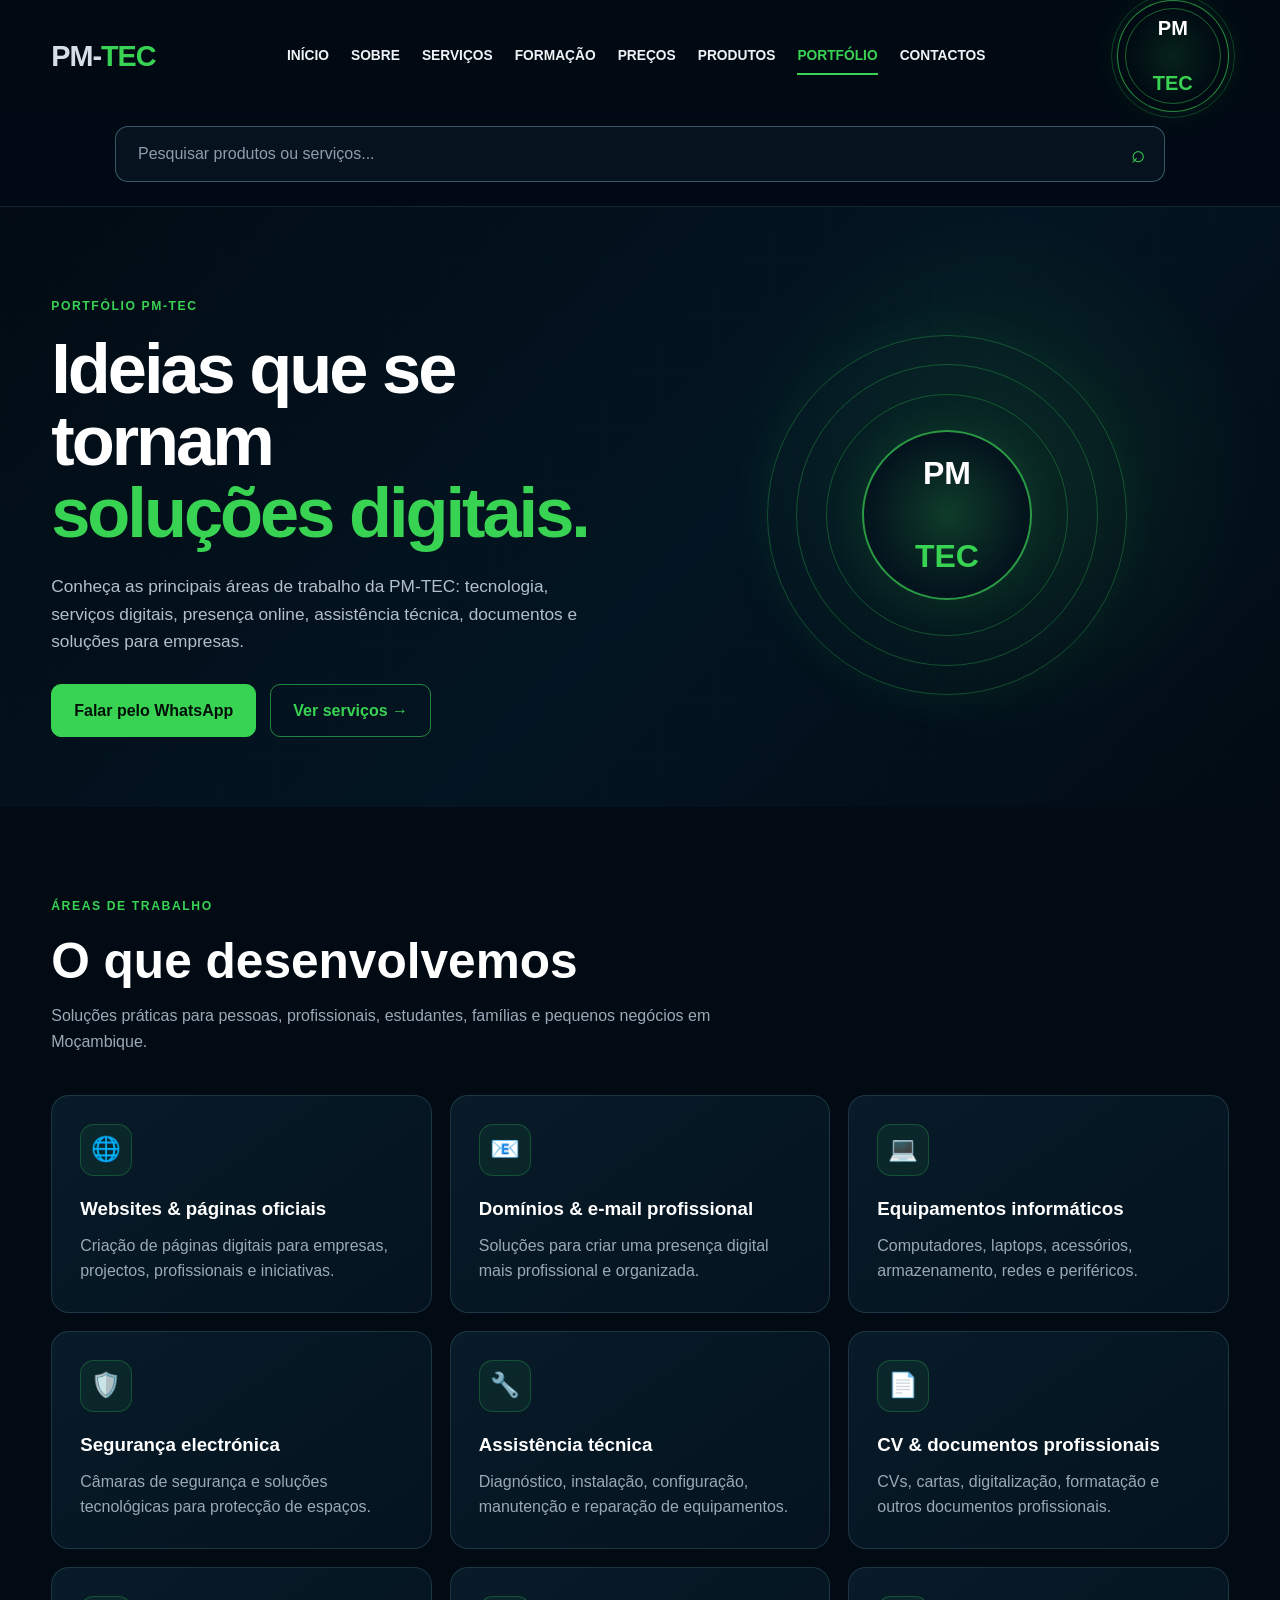
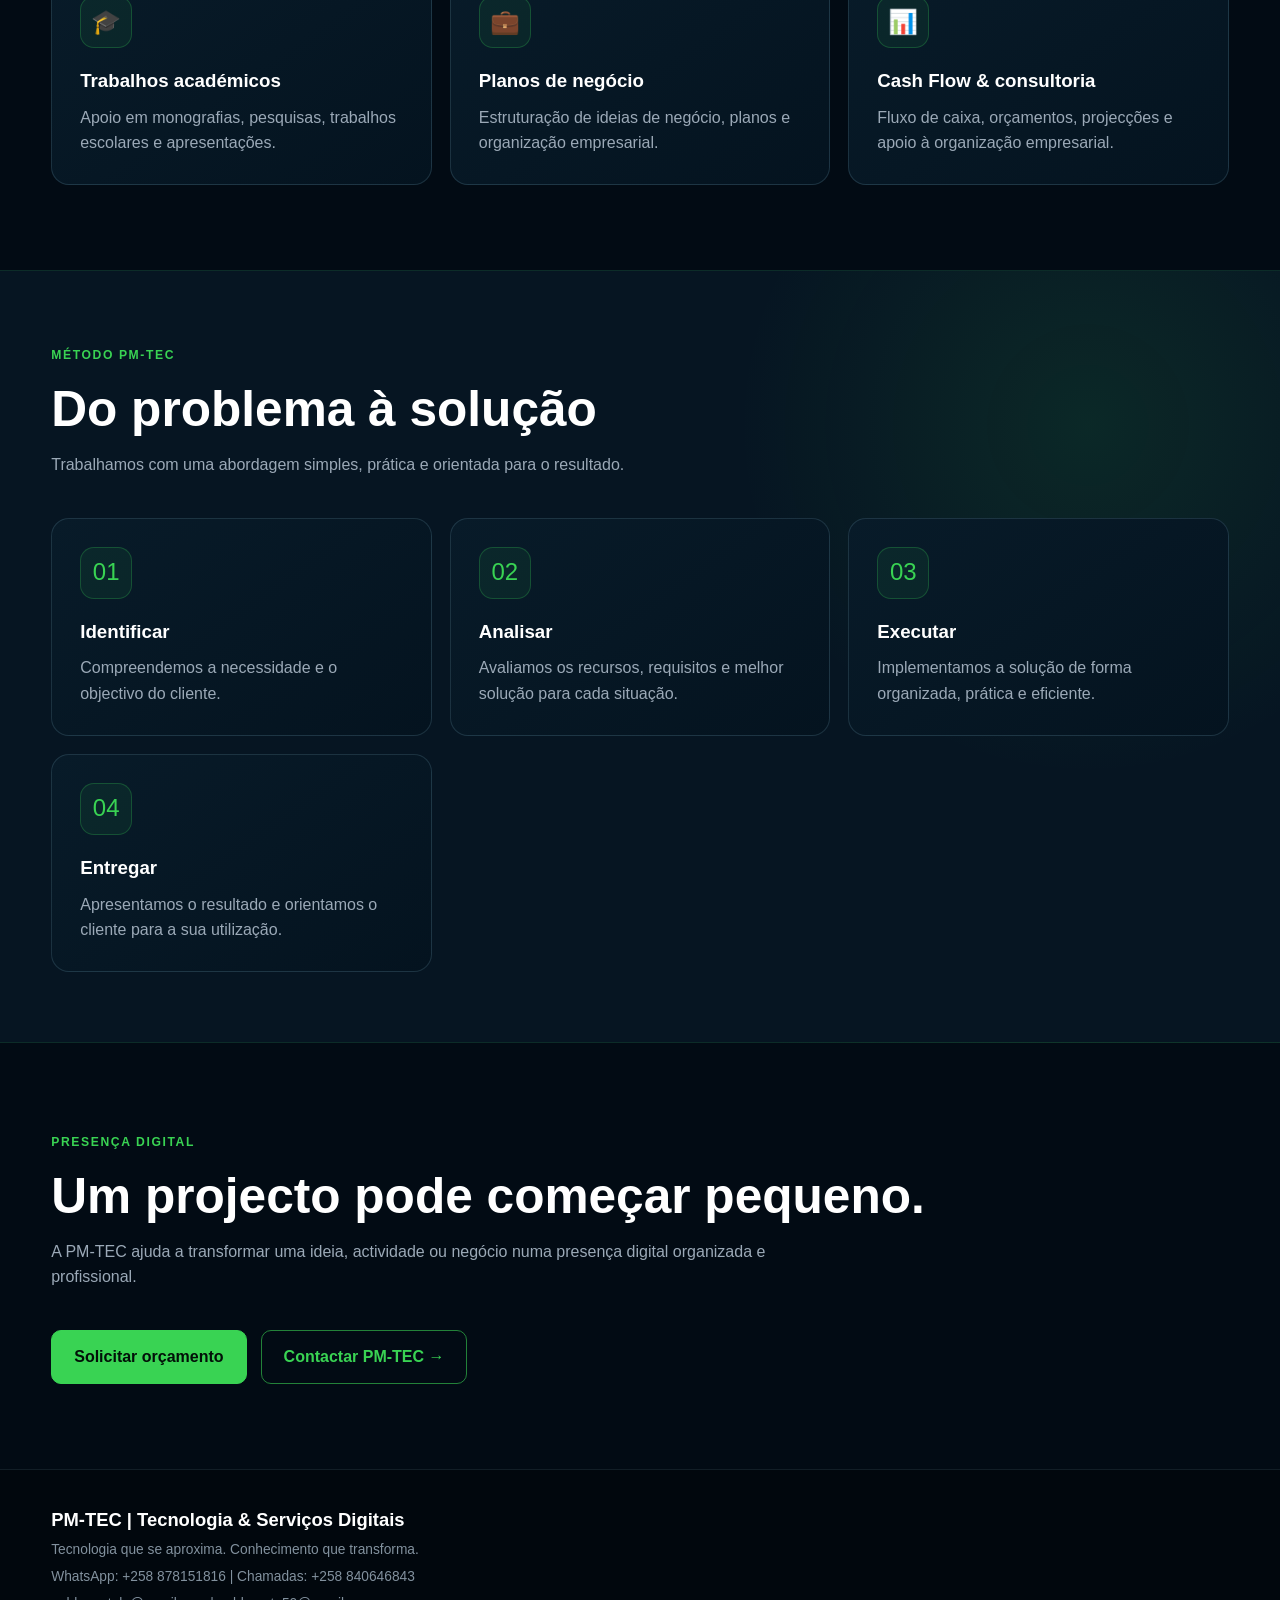
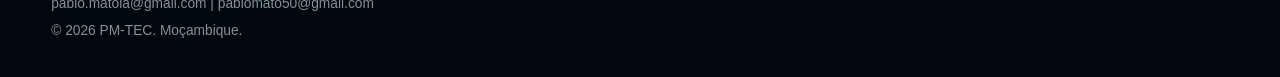
<file: portfolio.html>
<!DOCTYPE html>
<html lang="pt-PT">
<head>
  <meta charset="UTF-8">
  <meta name="viewport" content="width=device-width, initial-scale=1.0">
  <title>Portfólio | PM-TEC</title>
  <link rel="stylesheet" href="style.css">
</head>

<body>

<header>
  <div class="container nav">

    <a href="index.html" class="logo">
      PM-<span>TEC</span>
    </a>

    <nav>
      <a href="index.html">INÍCIO</a>
      <a href="sobre.html">SOBRE</a>
      <a href="servicos.html">SERVIÇOS</a>
      <a href="formacao.html">FORMAÇÃO</a>
      <a href="precos.html">PREÇOS</a>
      <a href="produtos.html">PRODUTOS</a>
      <a href="portfolio.html" class="active">PORTFÓLIO</a>
      <a href="contactos.html">CONTACTOS</a>
    </nav>

    <div class="tech-logo">
      PM<br><span>TEC</span>
    </div>

  </div>

  <div class="search-area">
    <div class="container">
      <form class="search-box" id="globalSearch">
        <input
          type="search"
          id="searchInput"
          placeholder="Pesquisar produtos ou serviços..."
          autocomplete="off"
        >
        <span class="search-icon">⌕</span>
      </form>
    </div>
  </div>
</header>


<main>

  <section class="hero">
    <div class="container hero-grid">

      <div>
        <span class="eyebrow">Portfólio PM-TEC</span>

        <h1>
          Ideias que se tornam<br>
          <span>soluções digitais.</span>
        </h1>

        <p>
          Conheça as principais áreas de trabalho da PM-TEC:
          tecnologia, serviços digitais, presença online,
          assistência técnica, documentos e soluções para empresas.
        </p>

        <div class="actions">
          <a
            href="https://wa.me/258878151816"
            class="btn whatsapp"
            target="_blank"
          >
            Falar pelo WhatsApp
          </a>

          <a href="servicos.html" class="btn">
            Ver serviços →
          </a>
        </div>
      </div>

      <div class="hero-tech">
        <div class="tech-orbit">
          <div class="tech-core">
            PM<br><span>TEC</span>
          </div>
        </div>
      </div>

    </div>
  </section>


  <section class="section">
    <div class="container">

      <div class="section-title">
        <span class="eyebrow">Áreas de trabalho</span>
        <h2>O que desenvolvemos</h2>
        <p>
          Soluções práticas para pessoas, profissionais,
          estudantes, famílias e pequenos negócios em Moçambique.
        </p>
      </div>

      <div class="cards">

        <article class="card">
          <div class="icon">🌐</div>
          <h3>Websites & páginas oficiais</h3>
          <p>
            Criação de páginas digitais para empresas,
            projectos, profissionais e iniciativas.
          </p>
        </article>

        <article class="card">
          <div class="icon">📧</div>
          <h3>Domínios & e-mail profissional</h3>
          <p>
            Soluções para criar uma presença digital
            mais profissional e organizada.
          </p>
        </article>

        <article class="card">
          <div class="icon">💻</div>
          <h3>Equipamentos informáticos</h3>
          <p>
            Computadores, laptops, acessórios,
            armazenamento, redes e periféricos.
          </p>
        </article>

        <article class="card">
          <div class="icon">🛡️</div>
          <h3>Segurança electrónica</h3>
          <p>
            Câmaras de segurança e soluções tecnológicas
            para protecção de espaços.
          </p>
        </article>

        <article class="card">
          <div class="icon">🔧</div>
          <h3>Assistência técnica</h3>
          <p>
            Diagnóstico, instalação, configuração,
            manutenção e reparação de equipamentos.
          </p>
        </article>

        <article class="card">
          <div class="icon">📄</div>
          <h3>CV & documentos profissionais</h3>
          <p>
            CVs, cartas, digitalização, formatação
            e outros documentos profissionais.
          </p>
        </article>

        <article class="card">
          <div class="icon">🎓</div>
          <h3>Trabalhos académicos</h3>
          <p>
            Apoio em monografias, pesquisas,
            trabalhos escolares e apresentações.
          </p>
        </article>

        <article class="card">
          <div class="icon">💼</div>
          <h3>Planos de negócio</h3>
          <p>
            Estruturação de ideias de negócio,
            planos e organização empresarial.
          </p>
        </article>

        <article class="card">
          <div class="icon">📊</div>
          <h3>Cash Flow & consultoria</h3>
          <p>
            Fluxo de caixa, orçamentos, projecções
            e apoio à organização empresarial.
          </p>
        </article>

      </div>
    </div>
  </section>


  <section class="highlight">
    <div class="container">

      <div class="section-title">
        <span class="eyebrow">Método PM-TEC</span>
        <h2>Do problema à solução</h2>
        <p>
          Trabalhamos com uma abordagem simples, prática
          e orientada para o resultado.
        </p>
      </div>

      <div class="cards">

        <article class="card">
          <div class="icon">01</div>
          <h3>Identificar</h3>
          <p>
            Compreendemos a necessidade e o objectivo
            do cliente.
          </p>
        </article>

        <article class="card">
          <div class="icon">02</div>
          <h3>Analisar</h3>
          <p>
            Avaliamos os recursos, requisitos e melhor
            solução para cada situação.
          </p>
        </article>

        <article class="card">
          <div class="icon">03</div>
          <h3>Executar</h3>
          <p>
            Implementamos a solução de forma organizada,
            prática e eficiente.
          </p>
        </article>

        <article class="card">
          <div class="icon">04</div>
          <h3>Entregar</h3>
          <p>
            Apresentamos o resultado e orientamos o cliente
            para a sua utilização.
          </p>
        </article>

      </div>
    </div>
  </section>


  <section class="section">
    <div class="container">

      <div class="section-title">
        <span class="eyebrow">Presença digital</span>
        <h2>Um projecto pode começar pequeno.</h2>
        <p>
          A PM-TEC ajuda a transformar uma ideia,
          actividade ou negócio numa presença digital
          organizada e profissional.
        </p>
      </div>

      <div class="actions">

        <a
          href="https://wa.me/258878151816"
          class="btn whatsapp"
          target="_blank"
        >
          Solicitar orçamento
        </a>

        <a href="contactos.html" class="btn">
          Contactar PM-TEC →
        </a>

      </div>

    </div>
  </section>

</main>


<footer>
  <div class="container">

    <strong>PM-TEC | Tecnologia & Serviços Digitais</strong>

    <p>
      Tecnologia que se aproxima. Conhecimento que transforma.
    </p>

    <p>
      WhatsApp: +258 878151816 |
      Chamadas: +258 840646843
    </p>

    <p>
      pablo.matola@gmail.com |
      pablomato50@gmail.com
    </p>

    <p>
      © 2026 PM-TEC. Moçambique.
    </p>

  </div>
</footer>


<script>
  const searchForm = document.getElementById("globalSearch");
  const searchInput = document.getElementById("searchInput");

  searchForm.addEventListener("submit", function(event) {
    event.preventDefault();

    const query = searchInput.value.trim();

    if (query) {
      window.location.href =
        "pesquisa.html?q=" + encodeURIComponent(query);
    } else {
      window.location.href = "pesquisa.html";
    }
  });
</script>

</body>
</html>
</file>
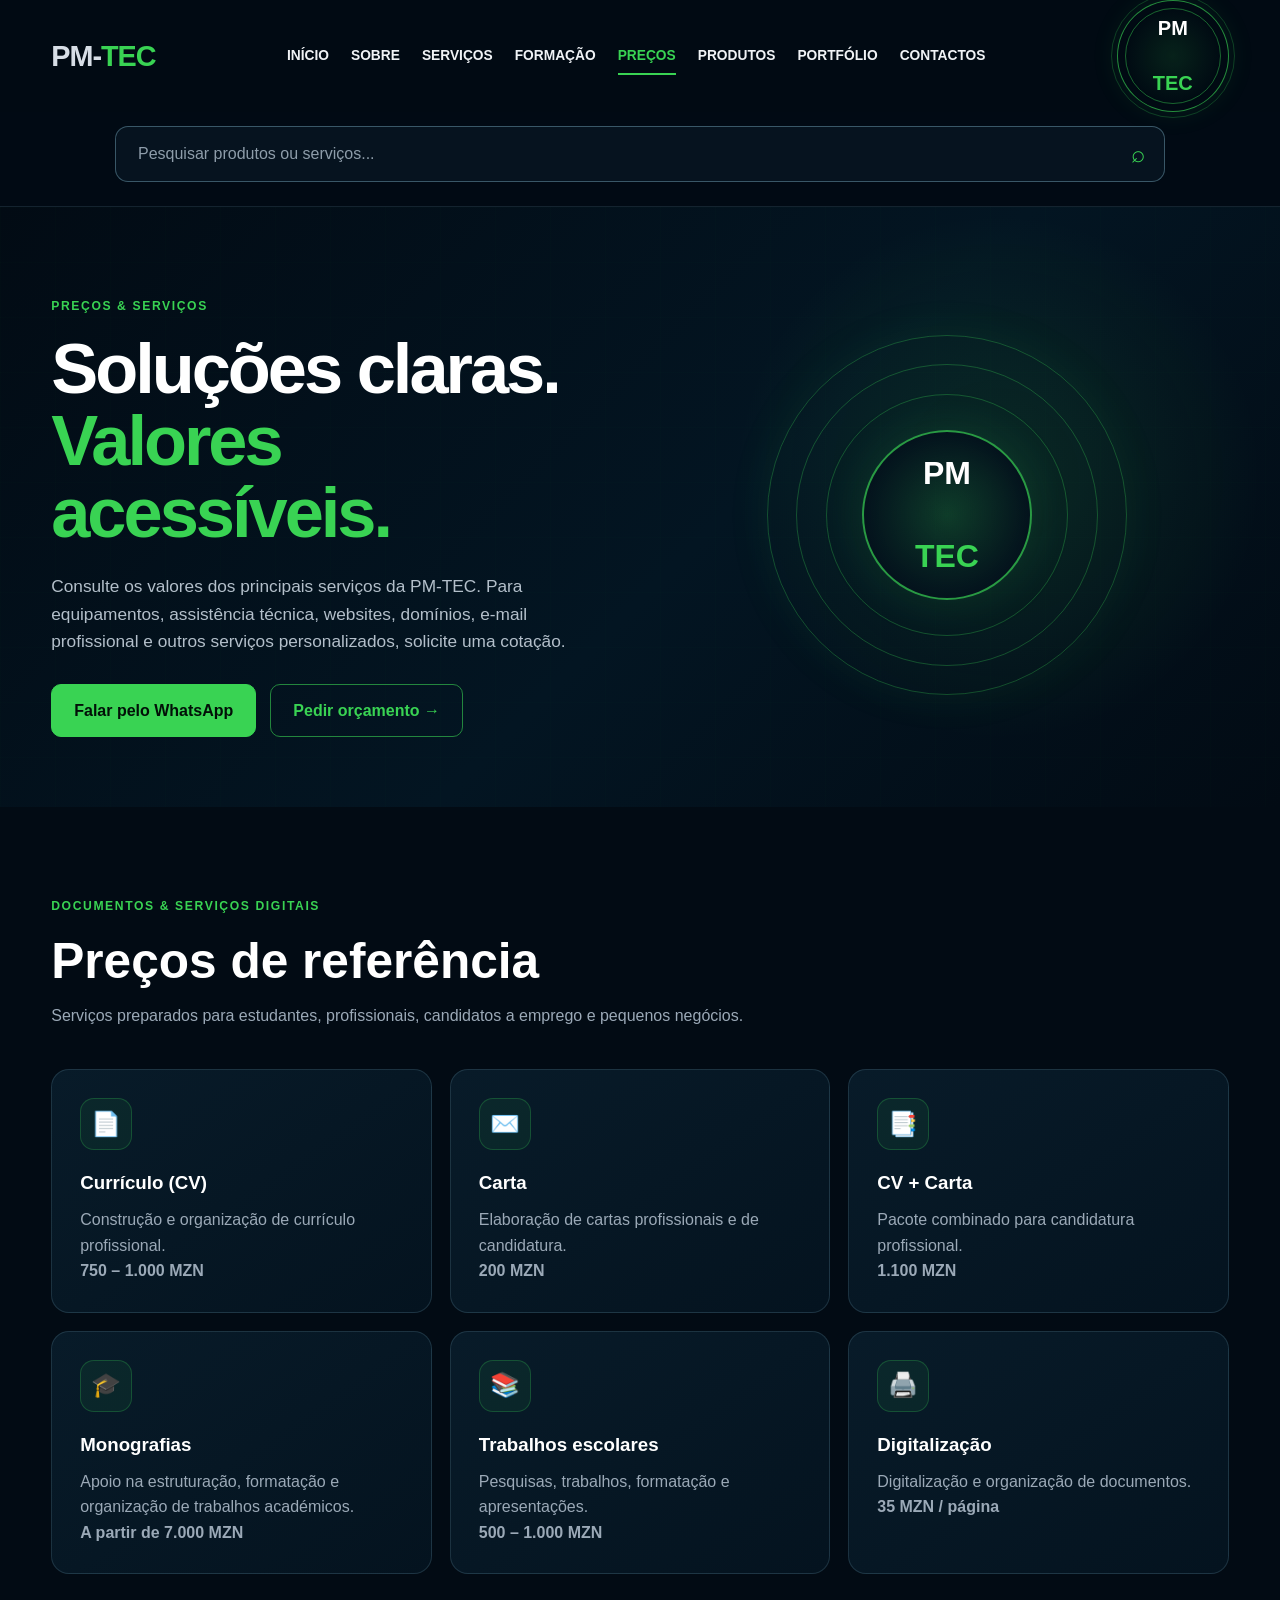
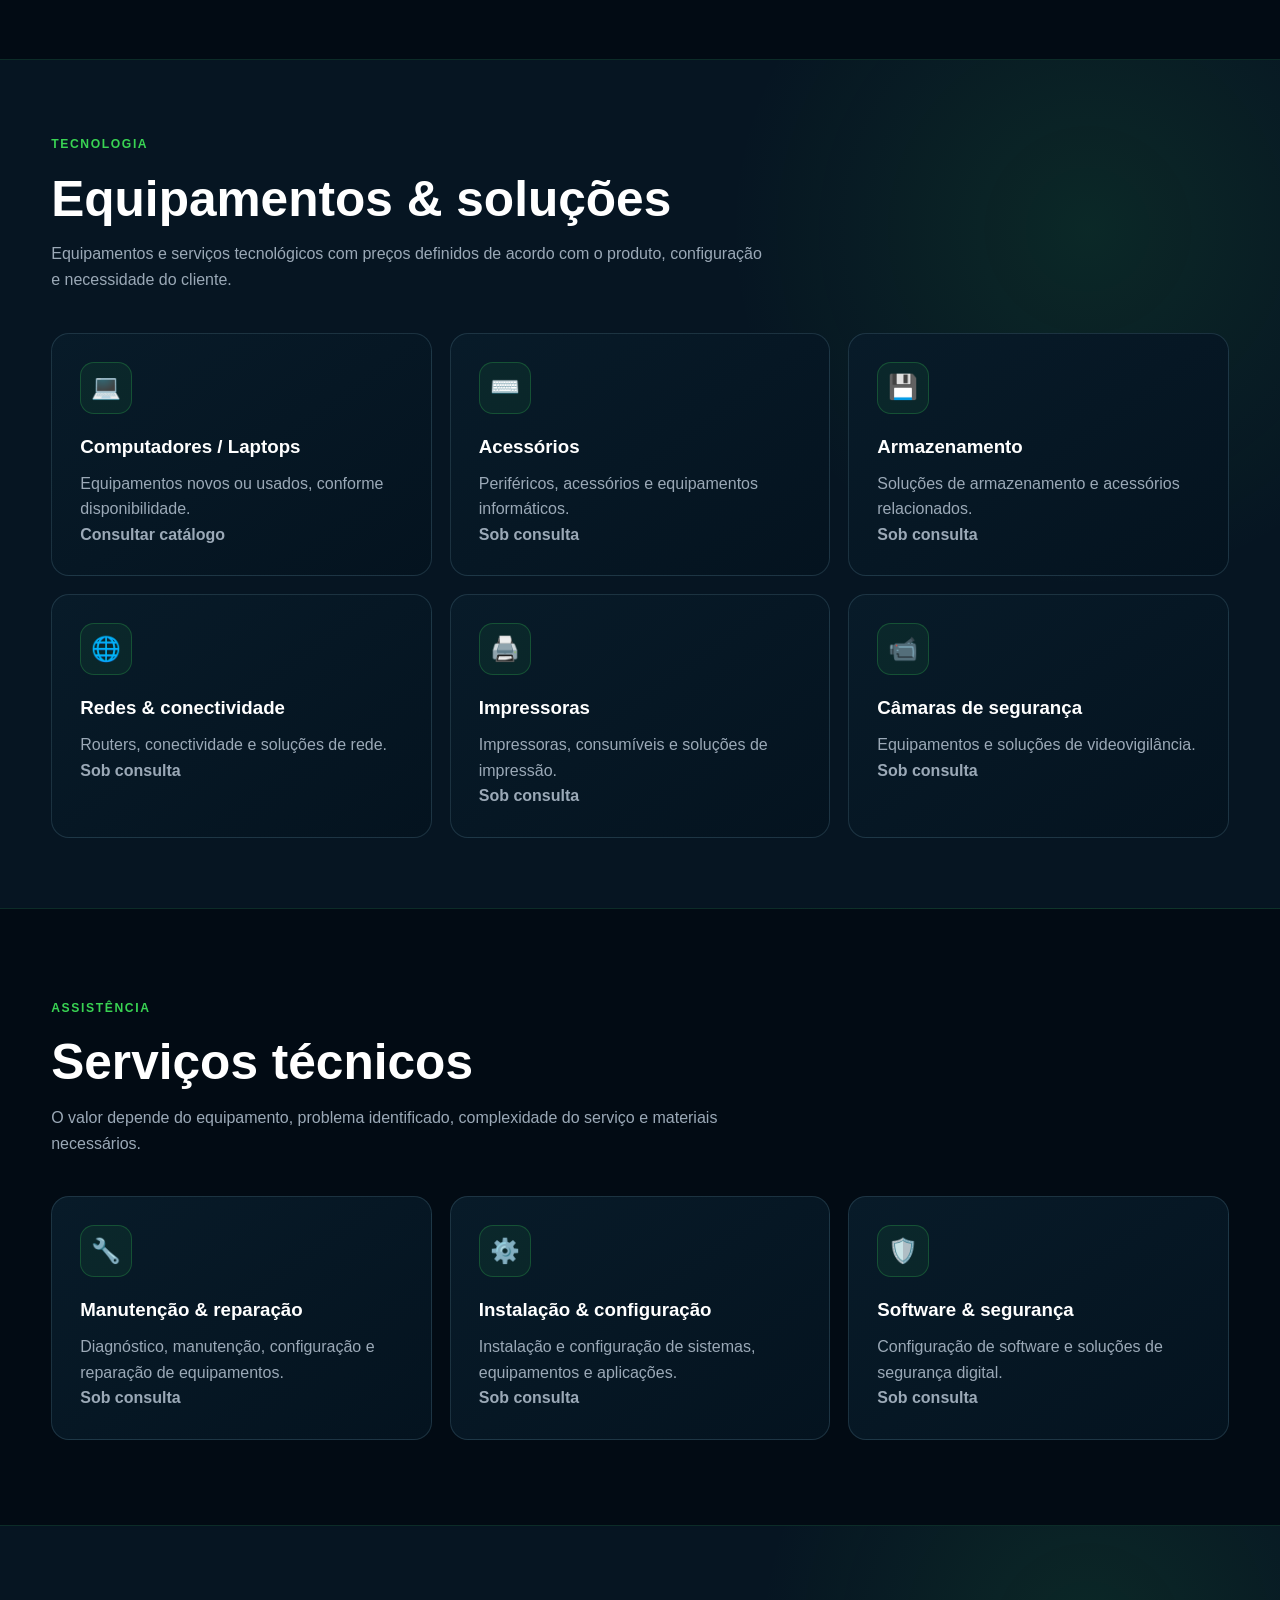
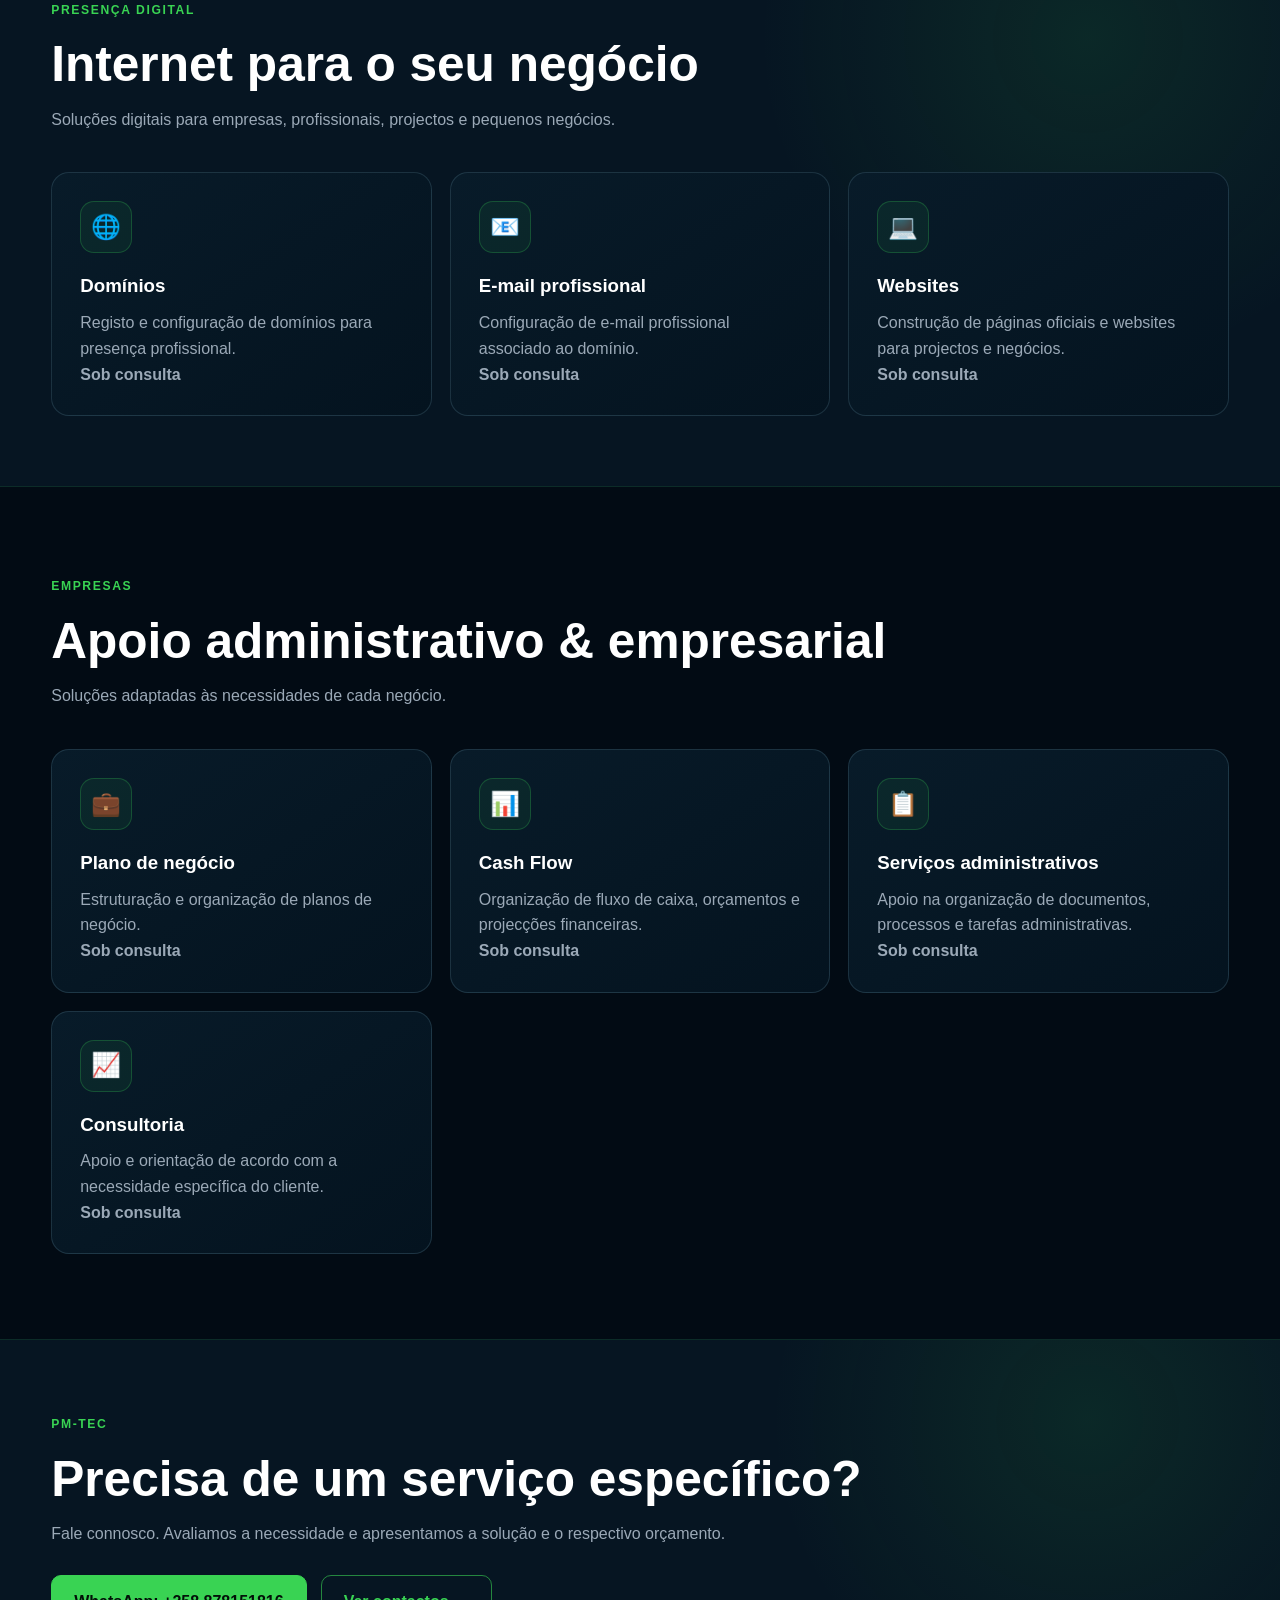
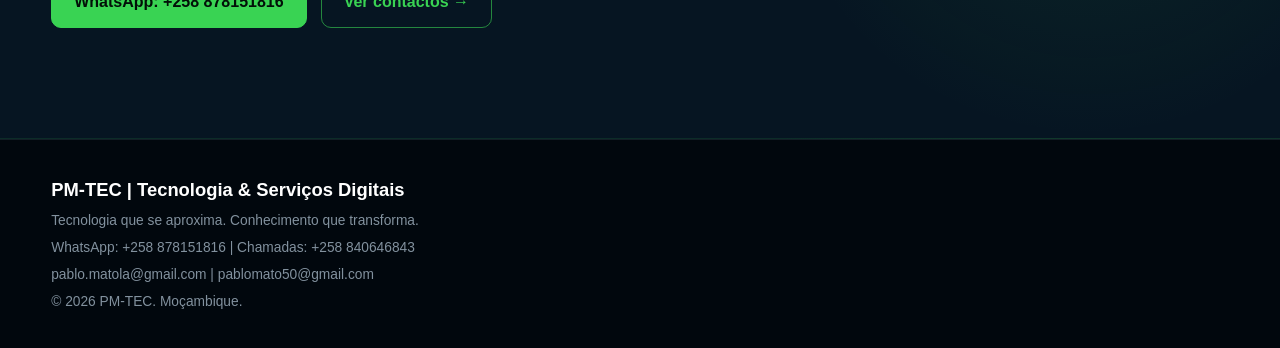
<file: precos.html>
<!DOCTYPE html>
<html lang="pt-PT">
<head>
  <meta charset="UTF-8">
  <meta name="viewport" content="width=device-width, initial-scale=1.0">
  <title>Preços | PM-TEC</title>
  <link rel="stylesheet" href="style.css">
</head>

<body>

<header>
  <div class="container nav">

    <a href="index.html" class="logo">
      PM-<span>TEC</span>
    </a>

    <nav>
      <a href="index.html">INÍCIO</a>
      <a href="sobre.html">SOBRE</a>
      <a href="servicos.html">SERVIÇOS</a>
      <a href="formacao.html">FORMAÇÃO</a>
      <a href="precos.html" class="active">PREÇOS</a>
      <a href="produtos.html">PRODUTOS</a>
      <a href="portfolio.html">PORTFÓLIO</a>
      <a href="contactos.html">CONTACTOS</a>
    </nav>

    <div class="tech-logo">
      PM<br><span>TEC</span>
    </div>

  </div>

  <div class="search-area">
    <div class="container">
      <form class="search-box" id="globalSearch">
        <input
          type="search"
          id="searchInput"
          placeholder="Pesquisar produtos ou serviços..."
          autocomplete="off"
        >
        <span class="search-icon">⌕</span>
      </form>
    </div>
  </div>
</header>


<main>

  <section class="hero">
    <div class="container hero-grid">

      <div>
        <span class="eyebrow">Preços & Serviços</span>

        <h1>
          Soluções claras.<br>
          <span>Valores acessíveis.</span>
        </h1>

        <p>
          Consulte os valores dos principais serviços da PM-TEC.
          Para equipamentos, assistência técnica, websites, domínios,
          e-mail profissional e outros serviços personalizados,
          solicite uma cotação.
        </p>

        <div class="actions">
          <a
            href="https://wa.me/258878151816"
            class="btn whatsapp"
            target="_blank"
          >
            Falar pelo WhatsApp
          </a>

          <a href="contactos.html" class="btn">
            Pedir orçamento →
          </a>
        </div>
      </div>

      <div class="hero-tech">
        <div class="tech-orbit">
          <div class="tech-core">
            PM<br><span>TEC</span>
          </div>
        </div>
      </div>

    </div>
  </section>


  <!-- DOCUMENTOS -->

  <section class="section">
    <div class="container">

      <div class="section-title">
        <span class="eyebrow">Documentos & Serviços Digitais</span>
        <h2>Preços de referência</h2>
        <p>
          Serviços preparados para estudantes, profissionais,
          candidatos a emprego e pequenos negócios.
        </p>
      </div>

      <div class="cards">

        <article class="card">
          <div class="icon">📄</div>
          <h3>Currículo (CV)</h3>
          <p>
            Construção e organização de currículo profissional.
          </p>
          <p><strong>750 – 1.000 MZN</strong></p>
        </article>

        <article class="card">
          <div class="icon">✉️</div>
          <h3>Carta</h3>
          <p>
            Elaboração de cartas profissionais e de candidatura.
          </p>
          <p><strong>200 MZN</strong></p>
        </article>

        <article class="card">
          <div class="icon">📑</div>
          <h3>CV + Carta</h3>
          <p>
            Pacote combinado para candidatura profissional.
          </p>
          <p><strong>1.100 MZN</strong></p>
        </article>

        <article class="card">
          <div class="icon">🎓</div>
          <h3>Monografias</h3>
          <p>
            Apoio na estruturação, formatação e organização
            de trabalhos académicos.
          </p>
          <p><strong>A partir de 7.000 MZN</strong></p>
        </article>

        <article class="card">
          <div class="icon">📚</div>
          <h3>Trabalhos escolares</h3>
          <p>
            Pesquisas, trabalhos, formatação e apresentações.
          </p>
          <p><strong>500 – 1.000 MZN</strong></p>
        </article>

        <article class="card">
          <div class="icon">🖨️</div>
          <h3>Digitalização</h3>
          <p>
            Digitalização e organização de documentos.
          </p>
          <p><strong>35 MZN / página</strong></p>
        </article>

      </div>
    </div>
  </section>


  <!-- TECNOLOGIA -->

  <section class="highlight">
    <div class="container">

      <div class="section-title">
        <span class="eyebrow">Tecnologia</span>
        <h2>Equipamentos & soluções</h2>
        <p>
          Equipamentos e serviços tecnológicos com preços definidos
          de acordo com o produto, configuração e necessidade do cliente.
        </p>
      </div>

      <div class="cards">

        <article class="card">
          <div class="icon">💻</div>
          <h3>Computadores / Laptops</h3>
          <p>
            Equipamentos novos ou usados, conforme disponibilidade.
          </p>
          <p><strong>Consultar catálogo</strong></p>
        </article>

        <article class="card">
          <div class="icon">⌨️</div>
          <h3>Acessórios</h3>
          <p>
            Periféricos, acessórios e equipamentos informáticos.
          </p>
          <p><strong>Sob consulta</strong></p>
        </article>

        <article class="card">
          <div class="icon">💾</div>
          <h3>Armazenamento</h3>
          <p>
            Soluções de armazenamento e acessórios relacionados.
          </p>
          <p><strong>Sob consulta</strong></p>
        </article>

        <article class="card">
          <div class="icon">🌐</div>
          <h3>Redes & conectividade</h3>
          <p>
            Routers, conectividade e soluções de rede.
          </p>
          <p><strong>Sob consulta</strong></p>
        </article>

        <article class="card">
          <div class="icon">🖨️</div>
          <h3>Impressoras</h3>
          <p>
            Impressoras, consumíveis e soluções de impressão.
          </p>
          <p><strong>Sob consulta</strong></p>
        </article>

        <article class="card">
          <div class="icon">📹</div>
          <h3>Câmaras de segurança</h3>
          <p>
            Equipamentos e soluções de videovigilância.
          </p>
          <p><strong>Sob consulta</strong></p>
        </article>

      </div>
    </div>
  </section>


  <!-- SERVIÇOS TÉCNICOS -->

  <section class="section">
    <div class="container">

      <div class="section-title">
        <span class="eyebrow">Assistência</span>
        <h2>Serviços técnicos</h2>
        <p>
          O valor depende do equipamento, problema identificado,
          complexidade do serviço e materiais necessários.
        </p>
      </div>

      <div class="cards">

        <article class="card">
          <div class="icon">🔧</div>
          <h3>Manutenção & reparação</h3>
          <p>
            Diagnóstico, manutenção, configuração e reparação
            de equipamentos.
          </p>
          <p><strong>Sob consulta</strong></p>
        </article>

        <article class="card">
          <div class="icon">⚙️</div>
          <h3>Instalação & configuração</h3>
          <p>
            Instalação e configuração de sistemas,
            equipamentos e aplicações.
          </p>
          <p><strong>Sob consulta</strong></p>
        </article>

        <article class="card">
          <div class="icon">🛡️</div>
          <h3>Software & segurança</h3>
          <p>
            Configuração de software e soluções de segurança digital.
          </p>
          <p><strong>Sob consulta</strong></p>
        </article>

      </div>
    </div>
  </section>


  <!-- PRESENÇA DIGITAL -->

  <section class="highlight">
    <div class="container">

      <div class="section-title">
        <span class="eyebrow">Presença Digital</span>
        <h2>Internet para o seu negócio</h2>
        <p>
          Soluções digitais para empresas, profissionais,
          projectos e pequenos negócios.
        </p>
      </div>

      <div class="cards">

        <article class="card">
          <div class="icon">🌐</div>
          <h3>Domínios</h3>
          <p>
            Registo e configuração de domínios para presença profissional.
          </p>
          <p><strong>Sob consulta</strong></p>
        </article>

        <article class="card">
          <div class="icon">📧</div>
          <h3>E-mail profissional</h3>
          <p>
            Configuração de e-mail profissional associado ao domínio.
          </p>
          <p><strong>Sob consulta</strong></p>
        </article>

        <article class="card">
          <div class="icon">💻</div>
          <h3>Websites</h3>
          <p>
            Construção de páginas oficiais e websites
            para projectos e negócios.
          </p>
          <p><strong>Sob consulta</strong></p>
        </article>

      </div>
    </div>
  </section>


  <!-- EMPRESARIAL -->

  <section class="section">
    <div class="container">

      <div class="section-title">
        <span class="eyebrow">Empresas</span>
        <h2>Apoio administrativo & empresarial</h2>
        <p>
          Soluções adaptadas às necessidades de cada negócio.
        </p>
      </div>

      <div class="cards">

        <article class="card">
          <div class="icon">💼</div>
          <h3>Plano de negócio</h3>
          <p>
            Estruturação e organização de planos de negócio.
          </p>
          <p><strong>Sob consulta</strong></p>
        </article>

        <article class="card">
          <div class="icon">📊</div>
          <h3>Cash Flow</h3>
          <p>
            Organização de fluxo de caixa, orçamentos
            e projecções financeiras.
          </p>
          <p><strong>Sob consulta</strong></p>
        </article>

        <article class="card">
          <div class="icon">📋</div>
          <h3>Serviços administrativos</h3>
          <p>
            Apoio na organização de documentos,
            processos e tarefas administrativas.
          </p>
          <p><strong>Sob consulta</strong></p>
        </article>

        <article class="card">
          <div class="icon">📈</div>
          <h3>Consultoria</h3>
          <p>
            Apoio e orientação de acordo com a necessidade
            específica do cliente.
          </p>
          <p><strong>Sob consulta</strong></p>
        </article>

      </div>
    </div>
  </section>


  <!-- CTA -->

  <section class="highlight">
    <div class="container">

      <div class="section-title">
        <span class="eyebrow">PM-TEC</span>

        <h2>
          Precisa de um serviço específico?
        </h2>

        <p>
          Fale connosco. Avaliamos a necessidade e apresentamos
          a solução e o respectivo orçamento.
        </p>

        <div class="actions">

          <a
            href="https://wa.me/258878151816"
            class="btn whatsapp"
            target="_blank"
          >
            WhatsApp: +258 878151816
          </a>

          <a href="contactos.html" class="btn">
            Ver contactos →
          </a>

        </div>
      </div>

    </div>
  </section>

</main>


<footer>
  <div class="container">

    <strong>PM-TEC | Tecnologia & Serviços Digitais</strong>

    <p>
      Tecnologia que se aproxima. Conhecimento que transforma.
    </p>

    <p>
      WhatsApp: +258 878151816 |
      Chamadas: +258 840646843
    </p>

    <p>
      pablo.matola@gmail.com |
      pablomato50@gmail.com
    </p>

    <p>
      © 2026 PM-TEC. Moçambique.
    </p>

  </div>
</footer>


<script>
  const searchForm = document.getElementById("globalSearch");
  const searchInput = document.getElementById("searchInput");

  searchForm.addEventListener("submit", function(event) {
    event.preventDefault();

    const query = searchInput.value.trim();

    if (query) {
      window.location.href =
        "pesquisa.html?q=" + encodeURIComponent(query);
    } else {
      window.location.href = "pesquisa.html";
    }
  });
</script>

</body>
</html>
</file>
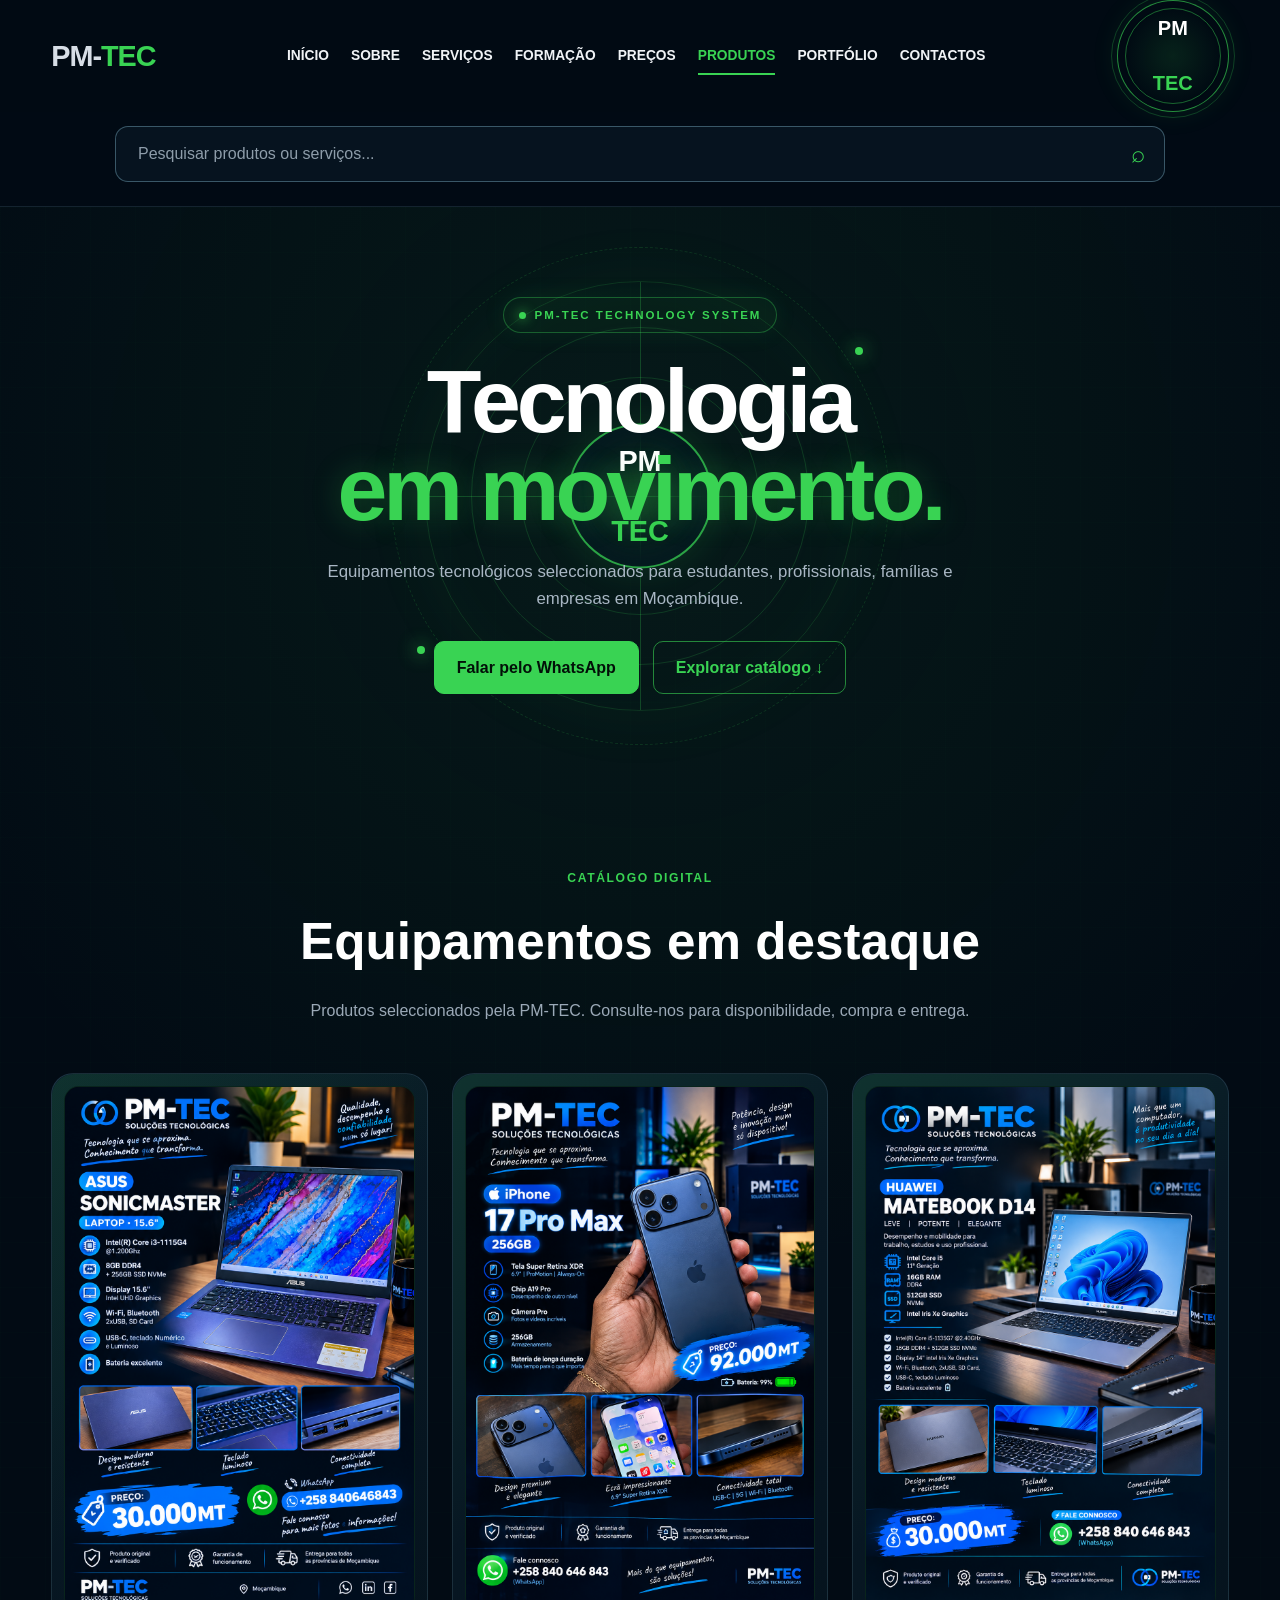
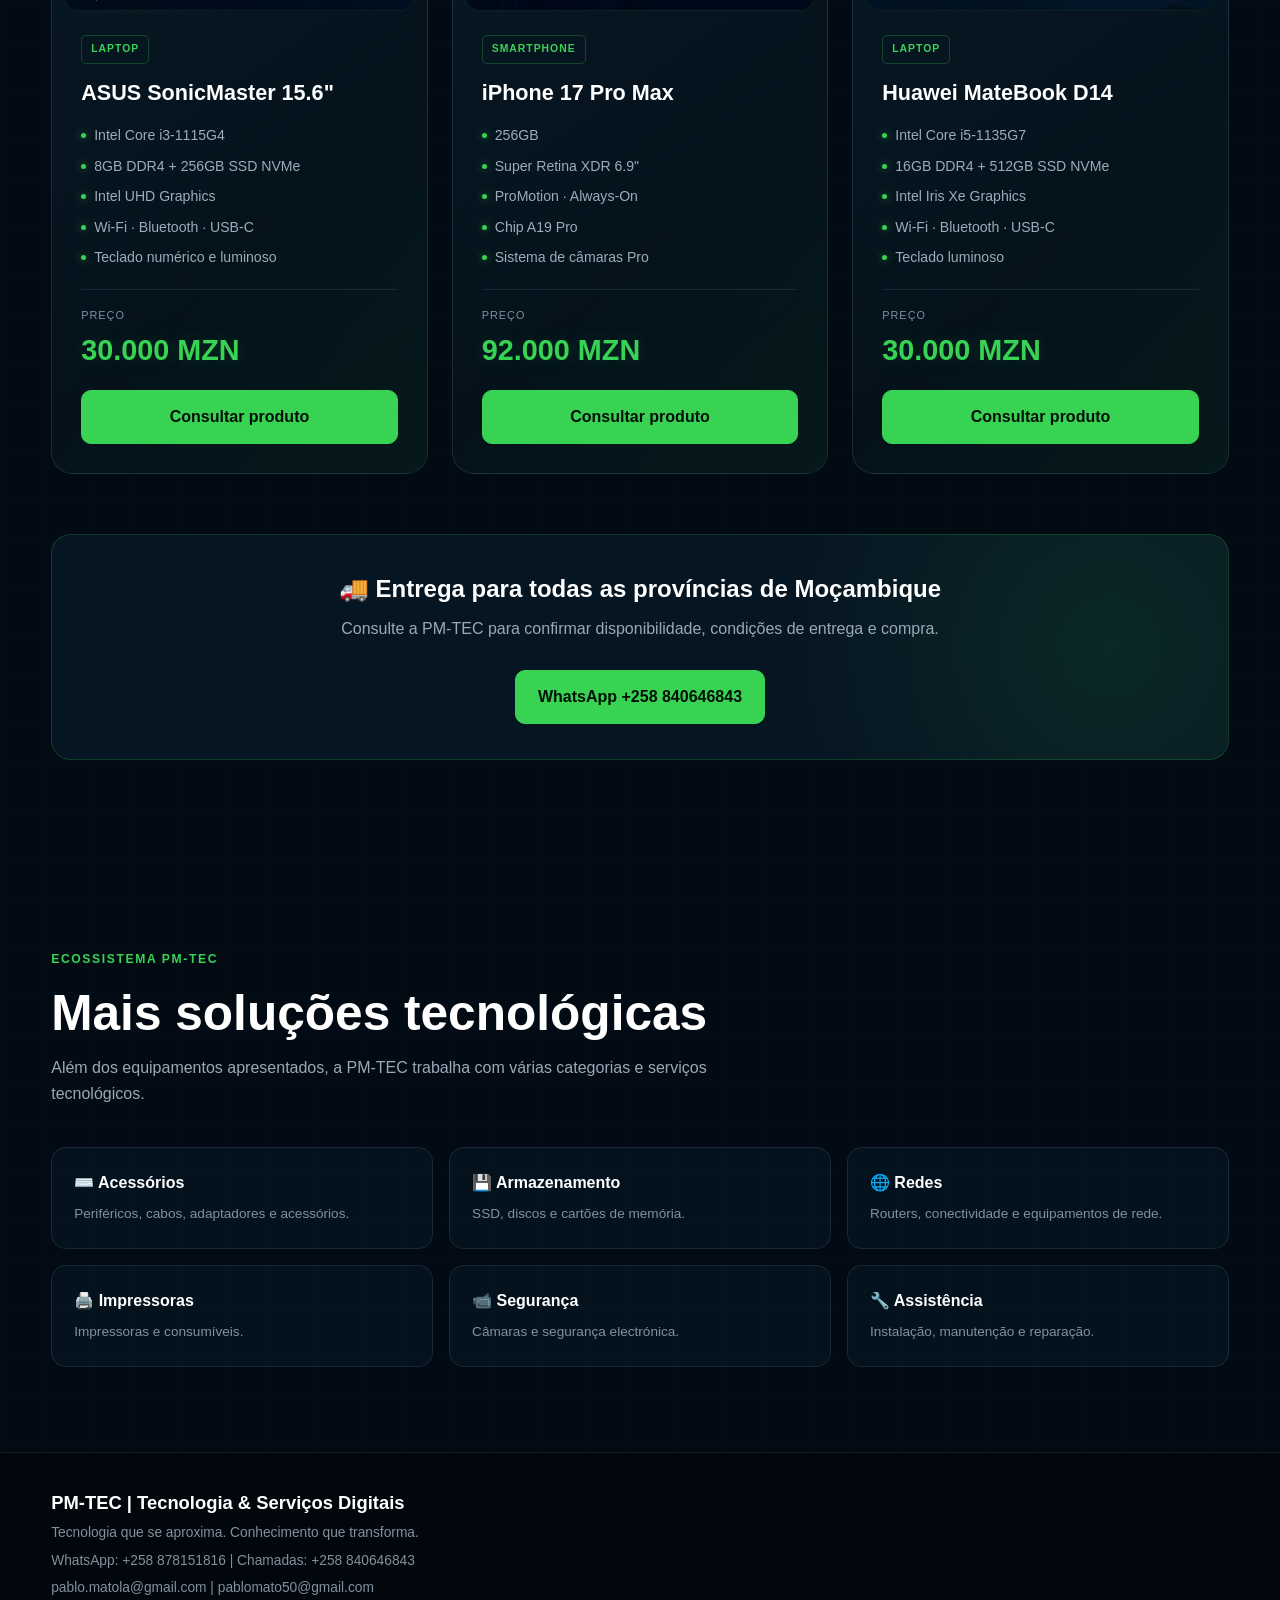
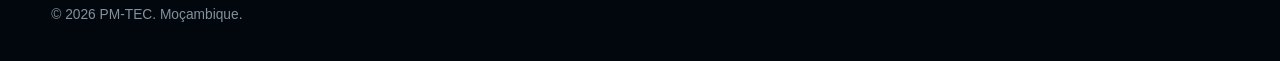
<file: produtos.html>
<!DOCTYPE html>
<html lang="pt-PT">
<head>
<meta charset="UTF-8">
<meta name="viewport" content="width=device-width, initial-scale=1.0">
<title>Produtos | PM-TEC</title>
<link rel="stylesheet" href="style.css">

<style>
/* ===== PRODUTOS FUTURISTAS ===== */

.products-page{
  position:relative;
  overflow:hidden;
  background:
    radial-gradient(circle at 50% 10%,rgba(57,211,83,.08),transparent 30%),
    #020b14;
}

.products-page::before{
  content:"";
  position:absolute;
  inset:0;
  pointer-events:none;
  opacity:.18;
  background-image:
    linear-gradient(rgba(57,211,83,.08) 1px,transparent 1px),
    linear-gradient(90deg,rgba(57,211,83,.08) 1px,transparent 1px);
  background-size:45px 45px;
}

.future-hero{
  position:relative;
  min-height:500px;
  display:grid;
  place-items:center;
  text-align:center;
  overflow:hidden;
  padding:90px 20px;
}

.future-hero-content{
  position:relative;
  z-index:3;
  max-width:850px;
}

.future-label{
  display:inline-flex;
  align-items:center;
  gap:9px;
  padding:8px 15px;
  border:1px solid rgba(57,211,83,.35);
  border-radius:50px;
  color:var(--green);
  background:rgba(57,211,83,.05);
  font-size:.72rem;
  font-weight:800;
  letter-spacing:2px;
  text-transform:uppercase;
  box-shadow:0 0 25px rgba(57,211,83,.08);
}

.future-label::before{
  content:"";
  width:7px;
  height:7px;
  border-radius:50%;
  background:var(--green);
  box-shadow:0 0 12px var(--green);
}

.future-hero h1{
  margin-top:25px;
  color:#fff;
  font-size:clamp(2.8rem,7vw,6rem);
  line-height:.98;
  letter-spacing:-4px;
}

.future-hero h1 span{
  color:var(--green);
  text-shadow:0 0 30px rgba(57,211,83,.25);
}

.future-hero p{
  max-width:650px;
  margin:25px auto 0;
  color:#a9b7c4;
  font-size:1.05rem;
}

/* NÚCLEO PM-TEC */

.future-core{
  position:absolute;
  width:430px;
  height:430px;
  left:50%;
  top:50%;
  transform:translate(-50%,-50%);
  border:1px solid rgba(57,211,83,.16);
  border-radius:50%;
  box-shadow:
    0 0 80px rgba(57,211,83,.05),
    inset 0 0 70px rgba(57,211,83,.03);
}

.future-core::before,
.future-core::after{
  content:"";
  position:absolute;
  border:1px solid rgba(57,211,83,.18);
  border-radius:50%;
}

.future-core::before{
  inset:45px;
}

.future-core::after{
  inset:95px;
}

.future-ring{
  position:absolute;
  inset:-35px;
  border:1px dashed rgba(57,211,83,.16);
  border-radius:50%;
  animation:spin 28s linear infinite;
}

.future-ring::before,
.future-ring::after{
  content:"";
  position:absolute;
  width:8px;
  height:8px;
  border-radius:50%;
  background:var(--green);
  box-shadow:0 0 18px var(--green);
}

.future-ring::before{
  top:20%;
  right:5%;
}

.future-ring::after{
  bottom:18%;
  left:5%;
}

.future-core-center{
  position:absolute;
  left:50%;
  top:50%;
  transform:translate(-50%,-50%);
  width:145px;
  height:145px;
  display:grid;
  place-items:center;
  border:2px solid rgba(57,211,83,.75);
  border-radius:50%;
  background:
    radial-gradient(circle,
    rgba(57,211,83,.20),
    #04131d 68%);
  box-shadow:
    0 0 35px rgba(57,211,83,.15),
    inset 0 0 30px rgba(57,211,83,.08);
  color:#fff;
  font-size:1.8rem;
  font-weight:900;
  line-height:1;
  z-index:4;
}

.future-core-center span{
  color:var(--green);
}

.core-line{
  position:absolute;
  background:rgba(57,211,83,.25);
}

.core-line.one{
  width:100%;
  height:1px;
  top:50%;
}

.core-line.two{
  height:100%;
  width:1px;
  left:50%;
}

@keyframes spin{
  to{transform:rotate(360deg);}
}

/* PRODUTOS */

.product-section{
  position:relative;
  z-index:2;
  padding:80px 0 100px;
}

.product-heading{
  text-align:center;
  margin-bottom:50px;
}

.product-heading .eyebrow{
  margin-bottom:12px;
}

.product-heading h2{
  color:#fff;
  font-size:clamp(2rem,4vw,3.4rem);
}

.product-heading p{
  max-width:680px;
  margin:15px auto 0;
  color:var(--muted);
}

.future-products{
  display:grid;
  grid-template-columns:repeat(3,1fr);
  gap:24px;
}

.future-product{
  position:relative;
  overflow:hidden;
  padding:12px;
  border:1px solid rgba(120,170,190,.18);
  border-radius:22px;
  background:
    linear-gradient(145deg,
    rgba(10,29,43,.96),
    rgba(3,15,24,.96));
  transition:.35s ease;
}

.future-product::before{
  content:"";
  position:absolute;
  inset:0;
  border-radius:22px;
  background:linear-gradient(
    135deg,
    rgba(57,211,83,.12),
    transparent 35%,
    transparent 70%,
    rgba(57,211,83,.05)
  );
  pointer-events:none;
}

.future-product:hover{
  transform:translateY(-10px);
  border-color:rgba(57,211,83,.55);
  box-shadow:
    0 25px 70px rgba(0,0,0,.35),
    0 0 30px rgba(57,211,83,.07);
}

.product-image{
  position:relative;
  overflow:hidden;
  border-radius:15px;
  background:#020b14;
  border:1px solid rgba(57,211,83,.12);
}

.product-image img{
  display:block;
  width:100%;
  height:auto;
  transition:.45s ease;
}

.future-product:hover .product-image img{
  transform:scale(1.025);
}

.product-body{
  position:relative;
  padding:23px 17px 17px;
}

.product-tag{
  display:inline-block;
  padding:5px 9px;
  border:1px solid rgba(57,211,83,.25);
  border-radius:5px;
  color:var(--green);
  font-size:.65rem;
  font-weight:800;
  letter-spacing:1px;
  text-transform:uppercase;
}

.product-body h3{
  margin-top:12px;
  color:#fff;
  font-size:1.35rem;
}

.product-specs{
  margin-top:14px;
  display:grid;
  gap:8px;
}

.product-spec{
  display:flex;
  align-items:center;
  gap:8px;
  color:#9eacb8;
  font-size:.88rem;
}

.product-spec::before{
  content:"";
  width:5px;
  height:5px;
  flex:none;
  border-radius:50%;
  background:var(--green);
  box-shadow:0 0 8px rgba(57,211,83,.65);
}

.product-price{
  margin-top:20px;
  padding-top:17px;
  border-top:1px solid rgba(120,170,190,.14);
}

.product-price small{
  display:block;
  color:#7f909d;
  font-size:.68rem;
  text-transform:uppercase;
  letter-spacing:1px;
}

.product-price strong{
  display:block;
  margin-top:3px;
  color:var(--green);
  font-size:1.8rem;
  text-shadow:0 0 18px rgba(57,211,83,.18);
}

.product-button{
  width:100%;
  margin-top:17px;
}

/* INFO BAR */

.delivery-panel{
  position:relative;
  margin-top:60px;
  padding:35px;
  border:1px solid rgba(57,211,83,.20);
  border-radius:20px;
  background:
    radial-gradient(circle at 90% 50%,rgba(57,211,83,.10),transparent 30%),
    #061522;
  text-align:center;
}

.delivery-panel h3{
  color:#fff;
  font-size:1.5rem;
}

.delivery-panel p{
  margin-top:8px;
  color:var(--muted);
}

/* CATEGORIAS */

.future-categories{
  display:grid;
  grid-template-columns:repeat(3,1fr);
  gap:16px;
}

.future-category{
  padding:22px;
  border:1px solid rgba(120,170,190,.15);
  border-radius:15px;
  background:rgba(7,24,36,.65);
  transition:.3s;
}

.future-category:hover{
  border-color:rgba(57,211,83,.35);
  background:rgba(8,27,41,.9);
}

.future-category strong{
  display:block;
  color:#fff;
  margin-bottom:5px;
}

.future-category span{
  color:#82919e;
  font-size:.85rem;
}

/* MOBILE */

@media(max-width:900px){
  .future-products{
    grid-template-columns:1fr 1fr;
  }

  .future-categories{
    grid-template-columns:1fr 1fr;
  }
}

@media(max-width:650px){
  .future-hero{
    min-height:460px;
    padding:70px 15px;
  }

  .future-core{
    width:300px;
    height:300px;
  }

  .future-core-center{
    width:105px;
    height:105px;
    font-size:1.35rem;
  }

  .future-hero h1{
    font-size:clamp(2.5rem,13vw,4rem);
    letter-spacing:-2px;
  }

  .future-products,
  .future-categories{
    grid-template-columns:1fr;
  }

  .delivery-panel{
    padding:28px 18px;
  }
}
</style>
</head>


<body>

<header>
  <div class="container nav">

    <a href="index.html" class="logo">
      PM-<span>TEC</span>
    </a>

    <nav>
      <a href="index.html">INÍCIO</a>
      <a href="sobre.html">SOBRE</a>
      <a href="servicos.html">SERVIÇOS</a>
      <a href="formacao.html">FORMAÇÃO</a>
      <a href="precos.html">PREÇOS</a>
      <a href="produtos.html" class="active">PRODUTOS</a>
      <a href="portfolio.html">PORTFÓLIO</a>
      <a href="contactos.html">CONTACTOS</a>
    </nav>

    <div class="tech-logo">
      PM<br><span>TEC</span>
    </div>

  </div>

  <div class="search-area">
    <div class="container">
      <form class="search-box" id="globalSearch">
        <input
          type="search"
          id="searchInput"
          placeholder="Pesquisar produtos ou serviços..."
        >
        <span class="search-icon">⌕</span>
      </form>
    </div>
  </div>
</header>


<main class="products-page">

  <!-- HERO FUTURISTA -->

  <section class="future-hero">

    <div class="future-core">

      <div class="future-ring"></div>

      <div class="core-line one"></div>
      <div class="core-line two"></div>

      <div class="future-core-center">
        PM<br><span>TEC</span>
      </div>

    </div>

    <div class="future-hero-content">

      <div class="future-label">
        PM-TEC TECHNOLOGY SYSTEM
      </div>

      <h1>
        Tecnologia<br>
        <span>em movimento.</span>
      </h1>

      <p>
        Equipamentos tecnológicos seleccionados para estudantes,
        profissionais, famílias e empresas em Moçambique.
      </p>

      <div class="actions" style="justify-content:center;">

        <a
          href="https://wa.me/258840646843"
          class="btn whatsapp"
          target="_blank"
        >
          Falar pelo WhatsApp
        </a>

        <a href="#catalogo" class="btn">
          Explorar catálogo ↓
        </a>

      </div>

    </div>

  </section>


  <!-- CATÁLOGO -->

  <section class="product-section" id="catalogo">

    <div class="container">

      <div class="product-heading">

        <span class="eyebrow">CATÁLOGO DIGITAL</span>

        <h2>Equipamentos em destaque</h2>

        <p>
          Produtos seleccionados pela PM-TEC.
          Consulte-nos para disponibilidade, compra e entrega.
        </p>

      </div>


      <div class="future-products">


        <!-- ASUS -->

        <article class="future-product">

          <div class="product-image">
            <img
              src="asus-sonicmaster.png"
              alt="ASUS SonicMaster 15.6 polegadas"
              loading="lazy"
            >
          </div>

          <div class="product-body">

            <span class="product-tag">Laptop</span>

            <h3>ASUS SonicMaster 15.6"</h3>

            <div class="product-specs">

              <div class="product-spec">
                Intel Core i3-1115G4
              </div>

              <div class="product-spec">
                8GB DDR4 + 256GB SSD NVMe
              </div>

              <div class="product-spec">
                Intel UHD Graphics
              </div>

              <div class="product-spec">
                Wi-Fi · Bluetooth · USB-C
              </div>

              <div class="product-spec">
                Teclado numérico e luminoso
              </div>

            </div>

            <div class="product-price">
              <small>Preço</small>
              <strong>30.000 MZN</strong>
            </div>

            <a
              href="https://wa.me/258840646843?text=Olá%20PM-TEC,%20tenho%20interesse%20no%20ASUS%20SonicMaster%20de%2030.000%20MZN."
              class="btn whatsapp product-button"
              target="_blank"
            >
              Consultar produto
            </a>

          </div>

        </article>


        <!-- IPHONE -->

        <article class="future-product">

          <div class="product-image">
            <img
              src="iphone-17-pro-max.png"
              alt="iPhone 17 Pro Max 256GB"
              loading="lazy"
            >
          </div>

          <div class="product-body">

            <span class="product-tag">Smartphone</span>

            <h3>iPhone 17 Pro Max</h3>

            <div class="product-specs">

              <div class="product-spec">
                256GB
              </div>

              <div class="product-spec">
                Super Retina XDR 6.9"
              </div>

              <div class="product-spec">
                ProMotion · Always-On
              </div>

              <div class="product-spec">
                Chip A19 Pro
              </div>

              <div class="product-spec">
                Sistema de câmaras Pro
              </div>

            </div>

            <div class="product-price">
              <small>Preço</small>
              <strong>92.000 MZN</strong>
            </div>

            <a
              href="https://wa.me/258840646843?text=Olá%20PM-TEC,%20tenho%20interesse%20no%20iPhone%2017%20Pro%20Max%20256GB%20de%2092.000%20MZN."
              class="btn whatsapp product-button"
              target="_blank"
            >
              Consultar produto
            </a>

          </div>

        </article>


        <!-- HUAWEI -->

        <article class="future-product">

          <div class="product-image">
            <img
              src="huawei-matebook-d14.png"
              alt="Huawei MateBook D14"
              loading="lazy"
            >
          </div>

          <div class="product-body">

            <span class="product-tag">Laptop</span>

            <h3>Huawei MateBook D14</h3>

            <div class="product-specs">

              <div class="product-spec">
                Intel Core i5-1135G7
              </div>

              <div class="product-spec">
                16GB DDR4 + 512GB SSD NVMe
              </div>

              <div class="product-spec">
                Intel Iris Xe Graphics
              </div>

              <div class="product-spec">
                Wi-Fi · Bluetooth · USB-C
              </div>

              <div class="product-spec">
                Teclado luminoso
              </div>

            </div>

            <div class="product-price">
              <small>Preço</small>
              <strong>30.000 MZN</strong>
            </div>

            <a
              href="https://wa.me/258840646843?text=Olá%20PM-TEC,%20tenho%20interesse%20no%20Huawei%20MateBook%20D14%20de%2030.000%20MZN."
              class="btn whatsapp product-button"
              target="_blank"
            >
              Consultar produto
            </a>

          </div>

        </article>

      </div>


      <!-- ENTREGA -->

      <div class="delivery-panel">

        <h3>🚚 Entrega para todas as províncias de Moçambique</h3>

        <p>
          Consulte a PM-TEC para confirmar disponibilidade,
          condições de entrega e compra.
        </p>

        <div class="actions" style="justify-content:center;">

          <a
            href="https://wa.me/258840646843"
            class="btn whatsapp"
            target="_blank"
          >
            WhatsApp +258 840646843
          </a>

        </div>

      </div>

    </div>

  </section>


  <!-- CATEGORIAS -->

  <section class="section">

    <div class="container">

      <div class="section-title">

        <span class="eyebrow">ECOSSISTEMA PM-TEC</span>

        <h2>Mais soluções tecnológicas</h2>

        <p>
          Além dos equipamentos apresentados, a PM-TEC trabalha
          com várias categorias e serviços tecnológicos.
        </p>

      </div>


      <div class="future-categories">

        <div class="future-category">
          <strong>⌨️ Acessórios</strong>
          <span>Periféricos, cabos, adaptadores e acessórios.</span>
        </div>

        <div class="future-category">
          <strong>💾 Armazenamento</strong>
          <span>SSD, discos e cartões de memória.</span>
        </div>

        <div class="future-category">
          <strong>🌐 Redes</strong>
          <span>Routers, conectividade e equipamentos de rede.</span>
        </div>

        <div class="future-category">
          <strong>🖨️ Impressoras</strong>
          <span>Impressoras e consumíveis.</span>
        </div>

        <div class="future-category">
          <strong>📹 Segurança</strong>
          <span>Câmaras e segurança electrónica.</span>
        </div>

        <div class="future-category">
          <strong>🔧 Assistência</strong>
          <span>Instalação, manutenção e reparação.</span>
        </div>

      </div>

    </div>

  </section>

</main>


<footer>

  <div class="container">

    <strong>PM-TEC | Tecnologia & Serviços Digitais</strong>

    <p>
      Tecnologia que se aproxima. Conhecimento que transforma.
    </p>

    <p>
      WhatsApp: +258 878151816 |
      Chamadas: +258 840646843
    </p>

    <p>
      pablo.matola@gmail.com |
      pablomato50@gmail.com
    </p>

    <p>
      © 2026 PM-TEC. Moçambique.
    </p>

  </div>

</footer>


<script>

const searchForm = document.getElementById("globalSearch");
const searchInput = document.getElementById("searchInput");

searchForm.addEventListener("submit", function(event){

  event.preventDefault();

  const query = searchInput.value.trim();

  if(query){

    window.location.href =
      "pesquisa.html?q=" + encodeURIComponent(query);

  }else{

    window.location.href = "pesquisa.html";

  }

});

</script>

</body>
</html>
</file>
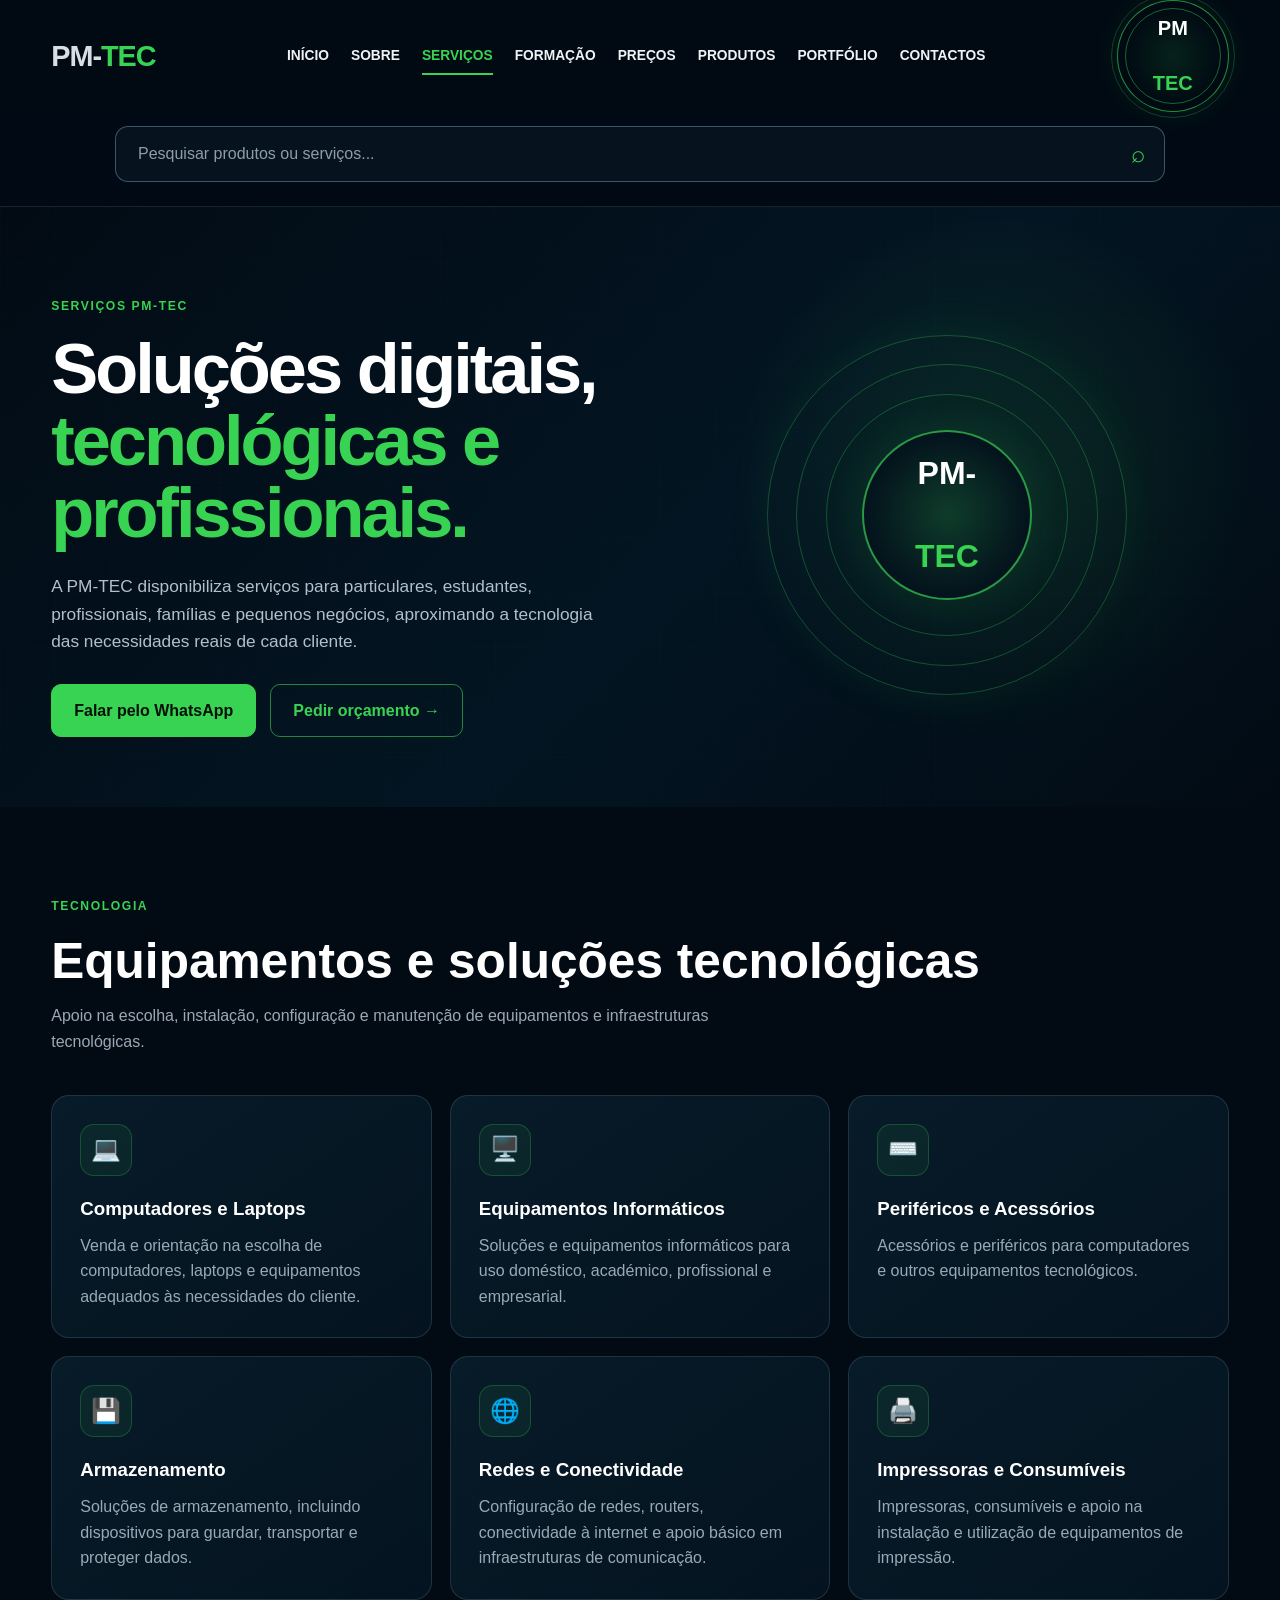
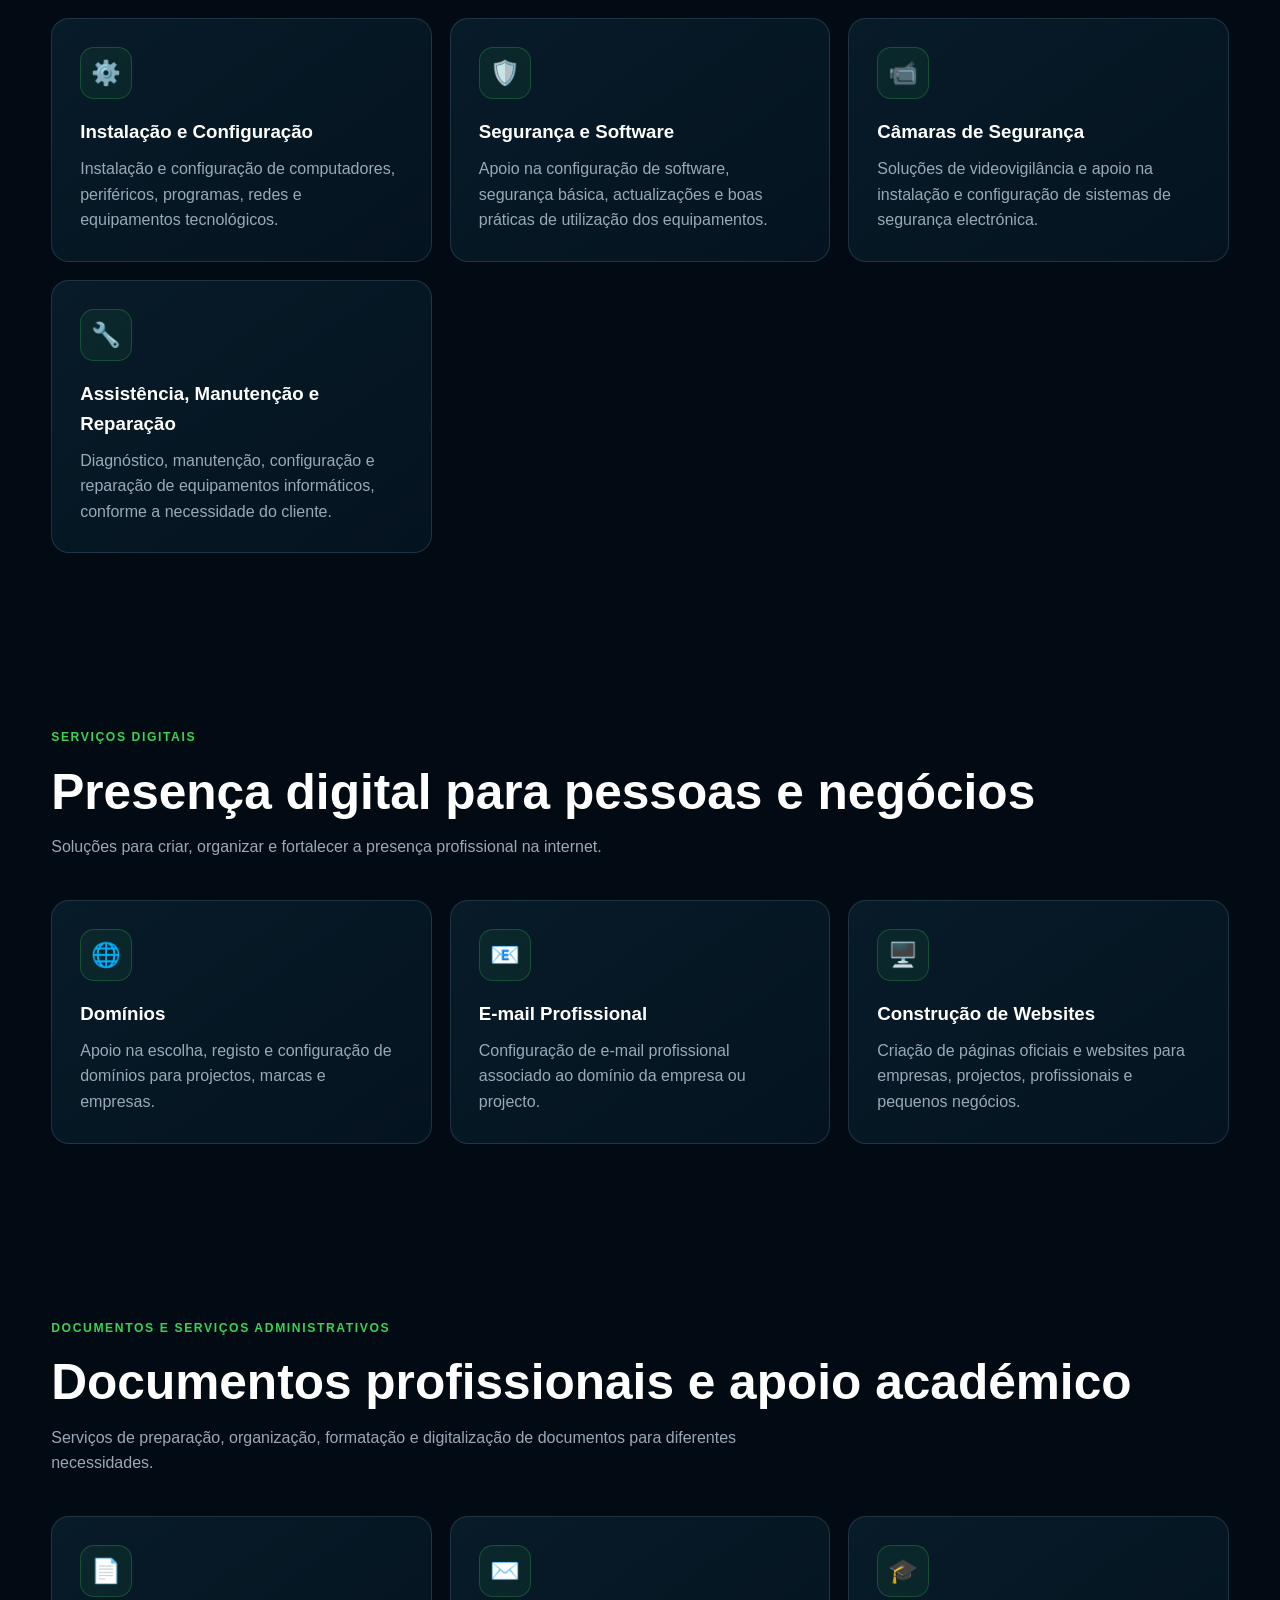
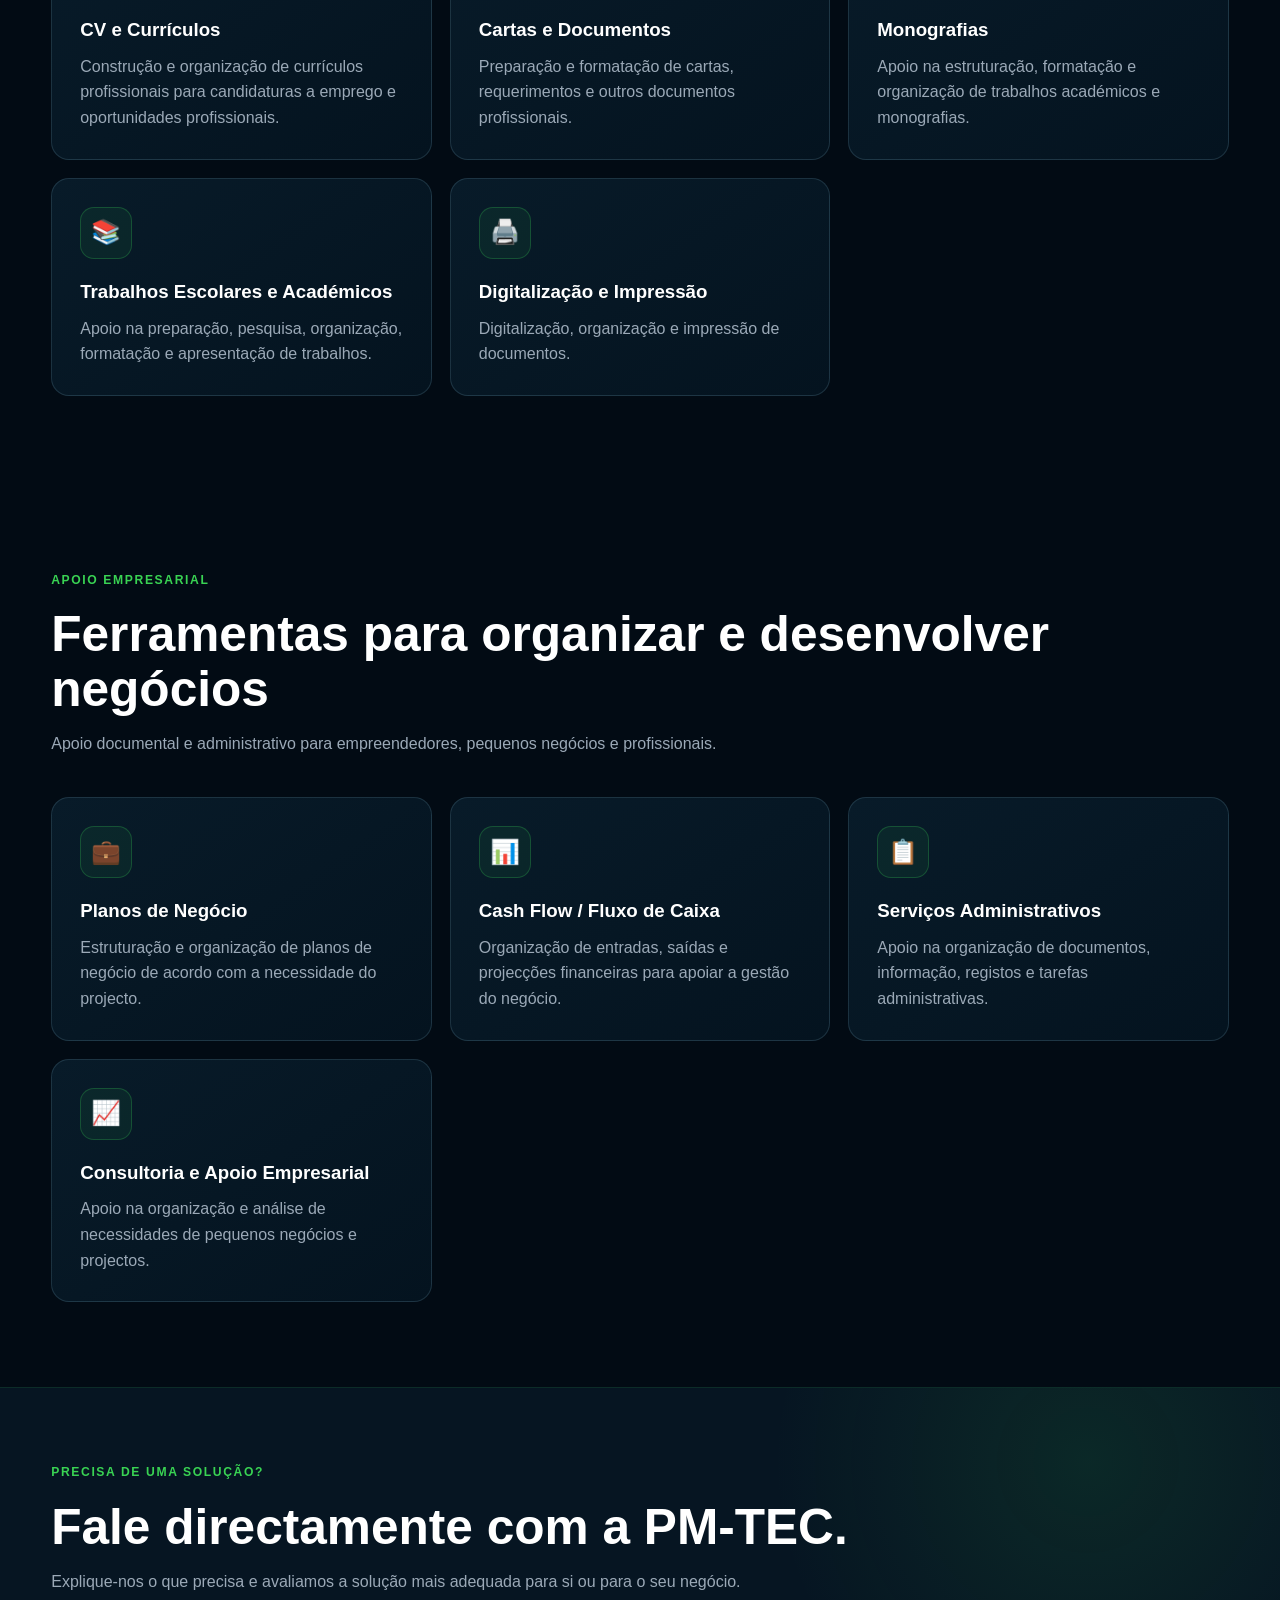
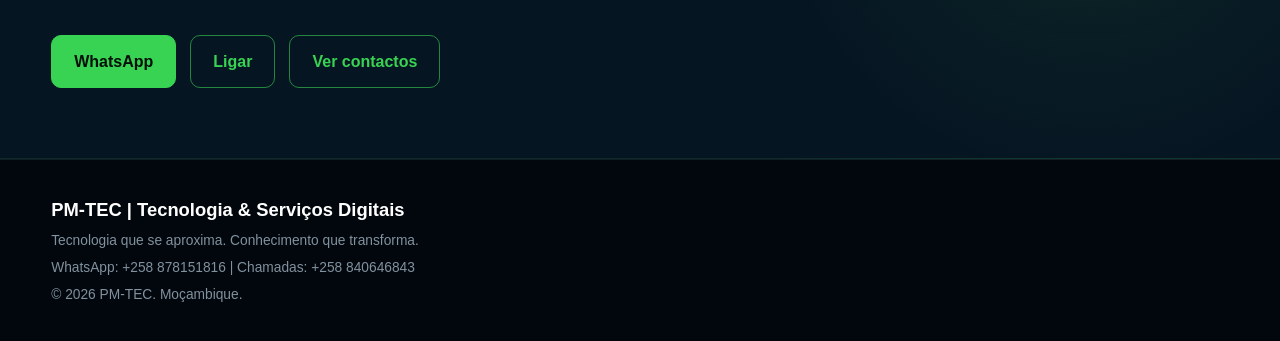
<file: servicos.html>
<!DOCTYPE html>
<html lang="pt">
<head>
  <meta charset="UTF-8">
  <meta name="viewport" content="width=device-width, initial-scale=1.0">

  <title>Serviços | PM-TEC</title>

  <meta
    name="description"
    content="Serviços tecnológicos, digitais, administrativos e empresariais da PM-TEC em Moçambique."
  >

  <link rel="stylesheet" href="style.css">
</head>

<body>

<header>

  <div class="container nav">

    <a href="index.html" class="logo">
      PM-<span>TEC</span>
    </a>

    <nav>

      <a href="index.html">INÍCIO</a>
      <a href="sobre.html">SOBRE</a>
      <a href="servicos.html" class="active">SERVIÇOS</a>
      <a href="formacao.html">FORMAÇÃO</a>
      <a href="precos.html">PREÇOS</a>
      <a href="produtos.html">PRODUTOS</a>
      <a href="portfolio.html">PORTFÓLIO</a>
      <a href="contactos.html">CONTACTOS</a>

    </nav>

    <div class="tech-logo">
      PM<br><span>TEC</span>
    </div>

  </div>


  <div class="search-area">

    <div class="container">

      <div class="search-box">

        <input
          type="search"
          placeholder="Pesquisar produtos ou serviços..."
          aria-label="Pesquisar produtos ou serviços"
          onkeydown="if(event.key==='Enter'){pesquisarSite(this.value)}"
        >

        <span class="search-icon">⌕</span>

      </div>

    </div>

  </div>

</header>


<main>


  <!-- INTRODUÇÃO -->

  <section class="hero">

    <div class="container hero-grid">

      <div>

        <span class="eyebrow">
          SERVIÇOS PM-TEC
        </span>

        <h1>
          Soluções digitais,
          <span>tecnológicas e profissionais.</span>
        </h1>

        <p>
          A PM-TEC disponibiliza serviços para particulares, estudantes,
          profissionais, famílias e pequenos negócios, aproximando a
          tecnologia das necessidades reais de cada cliente.
        </p>

        <div class="actions">

          <a
            href="https://wa.me/258878151816"
            class="btn whatsapp"
            target="_blank"
          >
            Falar pelo WhatsApp
          </a>

          <a href="contactos.html" class="btn">
            Pedir orçamento →
          </a>

        </div>

      </div>


      <div class="hero-tech">

        <div class="tech-orbit">

          <div class="tech-core">
            PM-<span>TEC</span>
          </div>

        </div>

      </div>

    </div>

  </section>


  <!-- SERVIÇOS TECNOLÓGICOS -->

  <section class="section">

    <div class="container">

      <div class="section-title">

        <span class="eyebrow">
          TECNOLOGIA
        </span>

        <h2>
          Equipamentos e soluções tecnológicas
        </h2>

        <p>
          Apoio na escolha, instalação, configuração e manutenção de
          equipamentos e infraestruturas tecnológicas.
        </p>

      </div>


      <div class="cards">


        <div class="card">

          <div class="icon">💻</div>

          <h3>Computadores e Laptops</h3>

          <p>
            Venda e orientação na escolha de computadores, laptops e
            equipamentos adequados às necessidades do cliente.
          </p>

        </div>


        <div class="card">

          <div class="icon">🖥️</div>

          <h3>Equipamentos Informáticos</h3>

          <p>
            Soluções e equipamentos informáticos para uso doméstico,
            académico, profissional e empresarial.
          </p>

        </div>


        <div class="card">

          <div class="icon">⌨️</div>

          <h3>Periféricos e Acessórios</h3>

          <p>
            Acessórios e periféricos para computadores e outros equipamentos
            tecnológicos.
          </p>

        </div>


        <div class="card">

          <div class="icon">💾</div>

          <h3>Armazenamento</h3>

          <p>
            Soluções de armazenamento, incluindo dispositivos para guardar,
            transportar e proteger dados.
          </p>

        </div>


        <div class="card">

          <div class="icon">🌐</div>

          <h3>Redes e Conectividade</h3>

          <p>
            Configuração de redes, routers, conectividade à internet e apoio
            básico em infraestruturas de comunicação.
          </p>

        </div>


        <div class="card">

          <div class="icon">🖨️</div>

          <h3>Impressoras e Consumíveis</h3>

          <p>
            Impressoras, consumíveis e apoio na instalação e utilização de
            equipamentos de impressão.
          </p>

        </div>


        <div class="card">

          <div class="icon">⚙️</div>

          <h3>Instalação e Configuração</h3>

          <p>
            Instalação e configuração de computadores, periféricos,
            programas, redes e equipamentos tecnológicos.
          </p>

        </div>


        <div class="card">

          <div class="icon">🛡️</div>

          <h3>Segurança e Software</h3>

          <p>
            Apoio na configuração de software, segurança básica, actualizações
            e boas práticas de utilização dos equipamentos.
          </p>

        </div>


        <div class="card">

          <div class="icon">📹</div>

          <h3>Câmaras de Segurança</h3>

          <p>
            Soluções de videovigilância e apoio na instalação e configuração
            de sistemas de segurança electrónica.
          </p>

        </div>


        <div class="card">

          <div class="icon">🔧</div>

          <h3>Assistência, Manutenção e Reparação</h3>

          <p>
            Diagnóstico, manutenção, configuração e reparação de equipamentos
            informáticos, conforme a necessidade do cliente.
          </p>

        </div>


      </div>

    </div>

  </section>


  <!-- SERVIÇOS DIGITAIS -->

  <section class="section">

    <div class="container">

      <div class="section-title">

        <span class="eyebrow">
          SERVIÇOS DIGITAIS
        </span>

        <h2>
          Presença digital para pessoas e negócios
        </h2>

        <p>
          Soluções para criar, organizar e fortalecer a presença profissional
          na internet.
        </p>

      </div>


      <div class="cards">


        <div class="card">

          <div class="icon">🌐</div>

          <h3>Domínios</h3>

          <p>
            Apoio na escolha, registo e configuração de domínios para
            projectos, marcas e empresas.
          </p>

        </div>


        <div class="card">

          <div class="icon">📧</div>

          <h3>E-mail Profissional</h3>

          <p>
            Configuração de e-mail profissional associado ao domínio da
            empresa ou projecto.
          </p>

        </div>


        <div class="card">

          <div class="icon">🖥️</div>

          <h3>Construção de Websites</h3>

          <p>
            Criação de páginas oficiais e websites para empresas, projectos,
            profissionais e pequenos negócios.
          </p>

        </div>


      </div>

    </div>

  </section>


  <!-- DOCUMENTOS -->

  <section class="section">

    <div class="container">

      <div class="section-title">

        <span class="eyebrow">
          DOCUMENTOS E SERVIÇOS ADMINISTRATIVOS
        </span>

        <h2>
          Documentos profissionais e apoio académico
        </h2>

        <p>
          Serviços de preparação, organização, formatação e digitalização
          de documentos para diferentes necessidades.
        </p>

      </div>


      <div class="cards">


        <div class="card">

          <div class="icon">📄</div>

          <h3>CV e Currículos</h3>

          <p>
            Construção e organização de currículos profissionais para
            candidaturas a emprego e oportunidades profissionais.
          </p>

        </div>


        <div class="card">

          <div class="icon">✉️</div>

          <h3>Cartas e Documentos</h3>

          <p>
            Preparação e formatação de cartas, requerimentos e outros
            documentos profissionais.
          </p>

        </div>


        <div class="card">

          <div class="icon">🎓</div>

          <h3>Monografias</h3>

          <p>
            Apoio na estruturação, formatação e organização de trabalhos
            académicos e monografias.
          </p>

        </div>


        <div class="card">

          <div class="icon">📚</div>

          <h3>Trabalhos Escolares e Académicos</h3>

          <p>
            Apoio na preparação, pesquisa, organização, formatação e
            apresentação de trabalhos.
          </p>

        </div>


        <div class="card">

          <div class="icon">🖨️</div>

          <h3>Digitalização e Impressão</h3>

          <p>
            Digitalização, organização e impressão de documentos.
          </p>

        </div>


      </div>

    </div>

  </section>


  <!-- EMPRESAS -->

  <section class="section">

    <div class="container">

      <div class="section-title">

        <span class="eyebrow">
          APOIO EMPRESARIAL
        </span>

        <h2>
          Ferramentas para organizar e desenvolver negócios
        </h2>

        <p>
          Apoio documental e administrativo para empreendedores, pequenos
          negócios e profissionais.
        </p>

      </div>


      <div class="cards">


        <div class="card">

          <div class="icon">💼</div>

          <h3>Planos de Negócio</h3>

          <p>
            Estruturação e organização de planos de negócio de acordo com
            a necessidade do projecto.
          </p>

        </div>


        <div class="card">

          <div class="icon">📊</div>

          <h3>Cash Flow / Fluxo de Caixa</h3>

          <p>
            Organização de entradas, saídas e projecções financeiras para
            apoiar a gestão do negócio.
          </p>

        </div>


        <div class="card">

          <div class="icon">📋</div>

          <h3>Serviços Administrativos</h3>

          <p>
            Apoio na organização de documentos, informação, registos e
            tarefas administrativas.
          </p>

        </div>


        <div class="card">

          <div class="icon">📈</div>

          <h3>Consultoria e Apoio Empresarial</h3>

          <p>
            Apoio na organização e análise de necessidades de pequenos
            negócios e projectos.
          </p>

        </div>


      </div>

    </div>

  </section>


  <!-- CTA -->

  <section class="highlight">

    <div class="container">

      <div class="section-title">

        <span class="eyebrow">
          PRECISA DE UMA SOLUÇÃO?
        </span>

        <h2>
          Fale directamente com a PM-TEC.
        </h2>

        <p>
          Explique-nos o que precisa e avaliamos a solução mais adequada
          para si ou para o seu negócio.
        </p>

      </div>


      <div class="actions">

        <a
          href="https://wa.me/258878151816"
          class="btn whatsapp"
          target="_blank"
        >
          WhatsApp
        </a>

        <a href="tel:+258840646843" class="btn">
          Ligar
        </a>

        <a href="contactos.html" class="btn">
          Ver contactos
        </a>

      </div>

    </div>

  </section>


</main>


<footer>

  <div class="container">

    <strong>
      PM-TEC | Tecnologia & Serviços Digitais
    </strong>

    <p>
      Tecnologia que se aproxima. Conhecimento que transforma.
    </p>

    <p>
      WhatsApp:
      <a
        href="https://wa.me/258878151816"
        target="_blank"
      >
        +258 878151816
      </a>

      |

      Chamadas:
      <a href="tel:+258840646843">
        +258 840646843
      </a>
    </p>

    <p>
      © 2026 PM-TEC. Moçambique.
    </p>

  </div>

</footer>


<script>

function pesquisarSite(valor) {

  const termo = valor.trim().toLowerCase();

  if (!termo) return;

  const paginas = {

    computador: "produtos.html",
    computadores: "produtos.html",
    laptop: "produtos.html",
    laptops: "produtos.html",
    equipamento: "produtos.html",
    equipamentos: "produtos.html",
    acessório: "produtos.html",
    acessórios: "produtos.html",
    acessorios: "produtos.html",
    armazenamento: "produtos.html",

    rede: "servicos.html",
    redes: "servicos.html",
    internet: "servicos.html",
    conectividade: "servicos.html",
    impressora: "servicos.html",
    impressoras: "servicos.html",
    consumíveis: "servicos.html",
    consumiveis: "servicos.html",

    instalação: "servicos.html",
    instalacao: "servicos.html",
    configuração: "servicos.html",
    configuracao: "servicos.html",
    software: "servicos.html",
    segurança: "servicos.html",
    seguranca: "servicos.html",
    câmaras: "servicos.html",
    cameras: "servicos.html",
    manutenção: "servicos.html",
    manutencao: "servicos.html",
    reparação: "servicos.html",
    reparacao: "servicos.html",
    assistência: "servicos.html",
    assistencia: "servicos.html",

    domínio: "servicos.html",
    dominio: "servicos.html",
    domínios: "servicos.html",
    dominios: "servicos.html",
    email: "servicos.html",
    "e-mail": "servicos.html",
    website: "servicos.html",
    websites: "servicos.html",

    cv: "servicos.html",
    currículo: "servicos.html",
    curriculo: "servicos.html",
    carta: "servicos.html",
    cartas: "servicos.html",
    monografia: "servicos.html",
    monografias: "servicos.html",
    trabalho: "servicos.html",
    trabalhos: "servicos.html",
    digitalização: "servicos.html",
    digitalizacao: "servicos.html",
    impressão: "servicos.html",
    impressao: "servicos.html",

    formação: "formacao.html",
    formacao: "formacao.html",
    informática: "formacao.html",
    informatica: "formacao.html",
    excel: "formacao.html",
    word: "formacao.html",
    powerpoint: "formacao.html",

    preço: "precos.html",
    preco: "precos.html",
    preços: "precos.html",
    precos: "precos.html",

    portfólio: "portfolio.html",
    portfolio: "portfolio.html",

    contacto: "contactos.html",
    contactos: "contactos.html",
    whatsapp: "contactos.html",

    sobre: "sobre.html",

    "plano de negócio": "servicos.html",
    "plano de negocio": "servicos.html",
    "cash flow": "servicos.html",
    "fluxo de caixa": "servicos.html",
    consultoria: "servicos.html"

  };


  if (paginas[termo]) {

    window.location.href = paginas[termo];

    return;

  }


  window.location.href =
    "servicos.html?pesquisa=" +
    encodeURIComponent(termo);

}

</script>


</body>
</html>
</file>
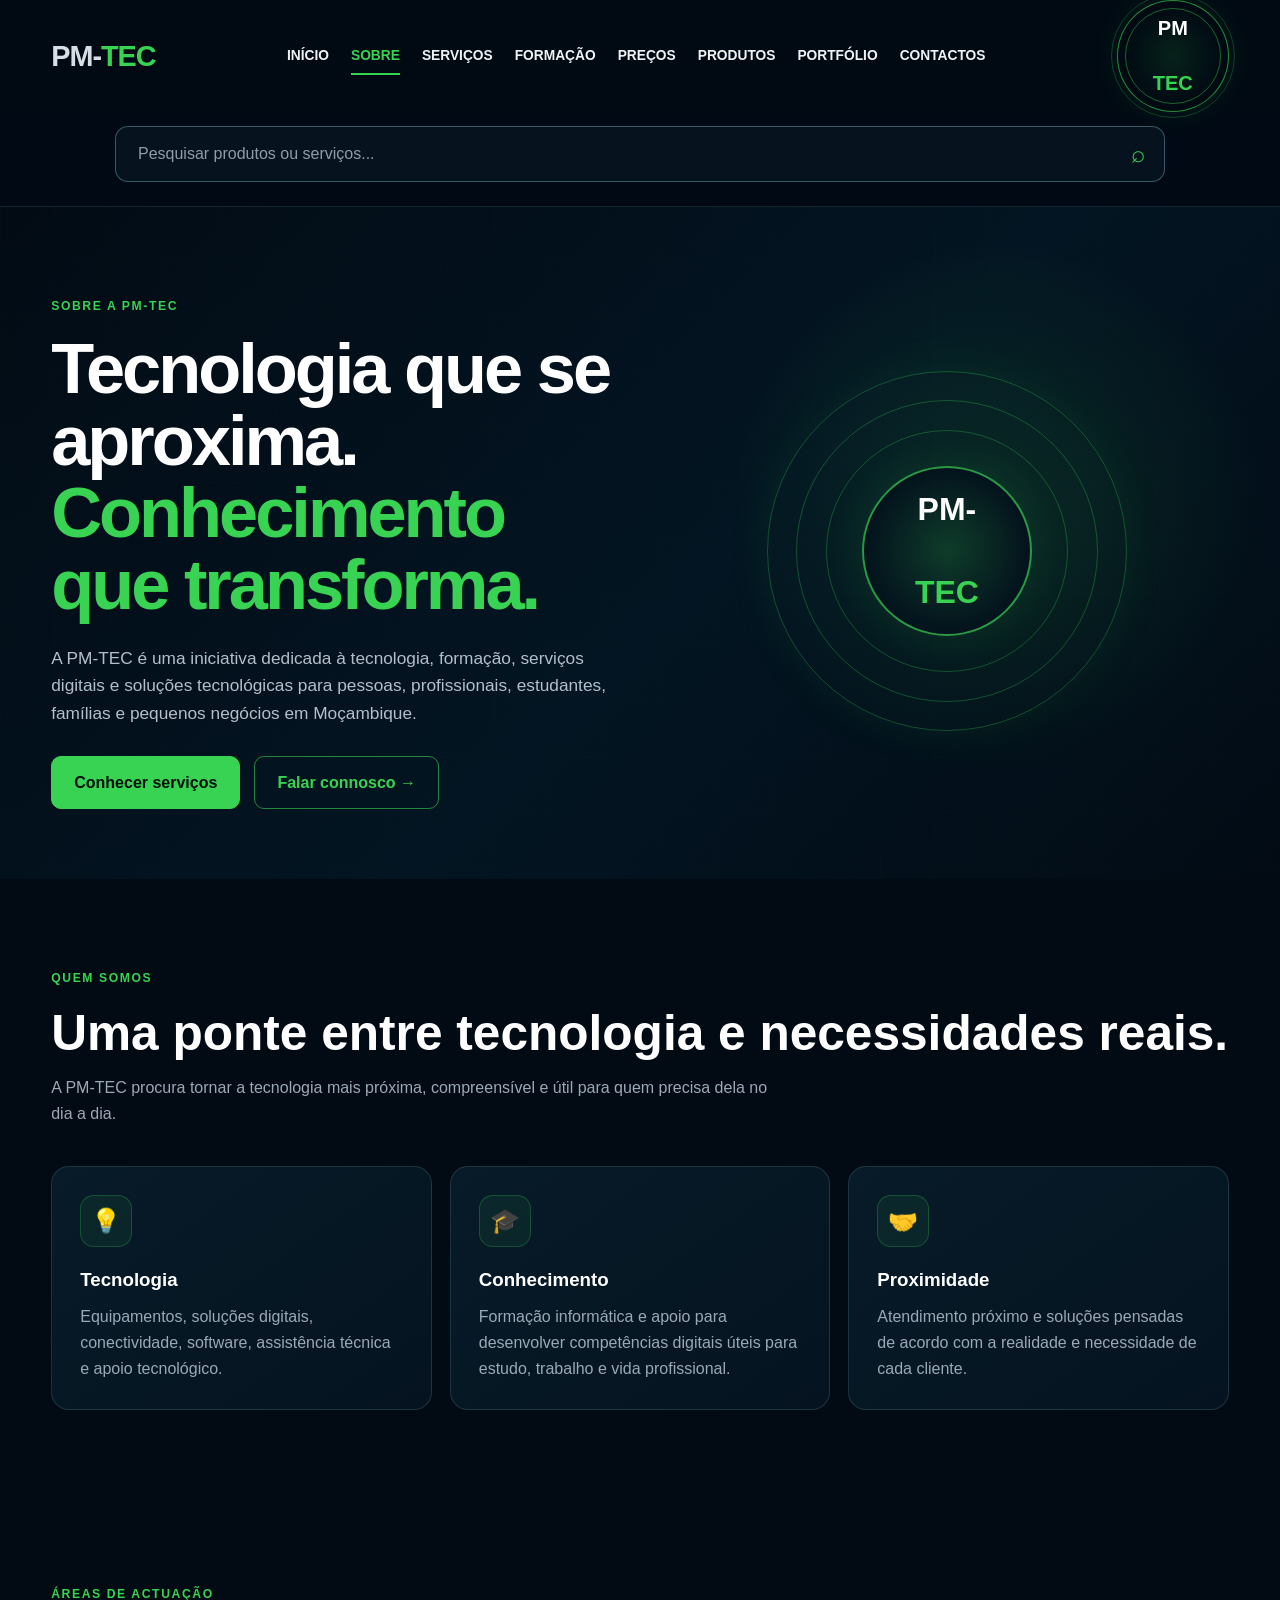
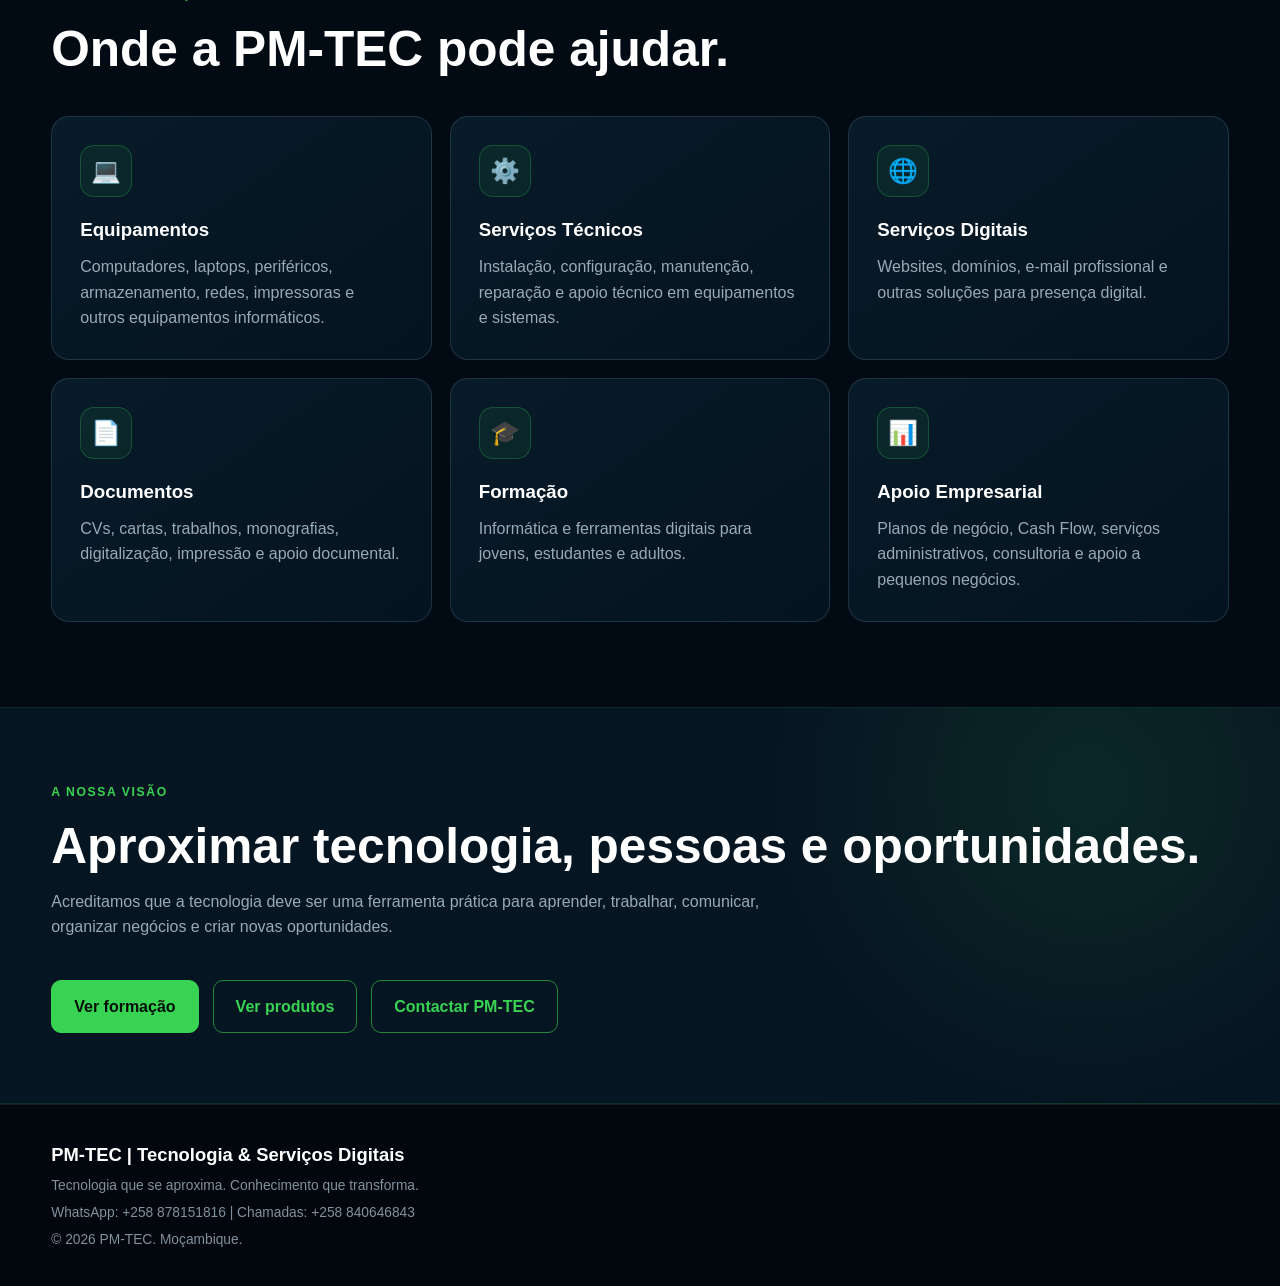
<file: sobre.html>
<!DOCTYPE html>
<html lang="pt">
<head>
  <meta charset="UTF-8">
  <meta name="viewport" content="width=device-width, initial-scale=1.0">

  <title>Sobre | PM-TEC</title>

  <meta
    name="description"
    content="Conheça a PM-TEC — Tecnologia, formação, serviços digitais e soluções tecnológicas em Moçambique."
  >

  <link rel="stylesheet" href="style.css">
</head>

<body>

<header>

  <div class="container nav">

    <a href="index.html" class="logo">
      PM-<span>TEC</span>
    </a>

    <nav>
      <a href="index.html">INÍCIO</a>
      <a href="sobre.html" class="active">SOBRE</a>
      <a href="servicos.html">SERVIÇOS</a>
      <a href="formacao.html">FORMAÇÃO</a>
      <a href="precos.html">PREÇOS</a>
      <a href="produtos.html">PRODUTOS</a>
      <a href="portfolio.html">PORTFÓLIO</a>
      <a href="contactos.html">CONTACTOS</a>
    </nav>

    <div class="tech-logo">
      PM<br><span>TEC</span>
    </div>

  </div>


  <div class="search-area">

    <div class="container">

      <div class="search-box">

        <input
          type="search"
          placeholder="Pesquisar produtos ou serviços..."
          aria-label="Pesquisar produtos ou serviços"
          onkeydown="if(event.key==='Enter'){pesquisarGlobal(this.value)}"
        >

        <span class="search-icon">⌕</span>

      </div>

    </div>

  </div>

</header>


<main>


  <!-- INTRODUÇÃO -->

  <section class="hero">

    <div class="container hero-grid">

      <div>

        <span class="eyebrow">
          SOBRE A PM-TEC
        </span>

        <h1>
          Tecnologia que se aproxima.
          <span>Conhecimento que transforma.</span>
        </h1>

        <p>
          A PM-TEC é uma iniciativa dedicada à tecnologia, formação,
          serviços digitais e soluções tecnológicas para pessoas,
          profissionais, estudantes, famílias e pequenos negócios
          em Moçambique.
        </p>

        <div class="actions">

          <a href="servicos.html" class="btn primary">
            Conhecer serviços
          </a>

          <a href="contactos.html" class="btn">
            Falar connosco →
          </a>

        </div>

      </div>


      <div class="hero-tech">

        <div class="tech-orbit">

          <div class="tech-core">
            PM-<span>TEC</span>
          </div>

        </div>

      </div>

    </div>

  </section>


  <!-- QUEM SOMOS -->

  <section class="section">

    <div class="container">

      <div class="section-title">

        <span class="eyebrow">
          QUEM SOMOS
        </span>

        <h2>
          Uma ponte entre tecnologia e necessidades reais.
        </h2>

        <p>
          A PM-TEC procura tornar a tecnologia mais próxima, compreensível
          e útil para quem precisa dela no dia a dia.
        </p>

      </div>


      <div class="cards">


        <div class="card">

          <div class="icon">💡</div>

          <h3>
            Tecnologia
          </h3>

          <p>
            Equipamentos, soluções digitais, conectividade, software,
            assistência técnica e apoio tecnológico.
          </p>

        </div>


        <div class="card">

          <div class="icon">🎓</div>

          <h3>
            Conhecimento
          </h3>

          <p>
            Formação informática e apoio para desenvolver competências
            digitais úteis para estudo, trabalho e vida profissional.
          </p>

        </div>


        <div class="card">

          <div class="icon">🤝</div>

          <h3>
            Proximidade
          </h3>

          <p>
            Atendimento próximo e soluções pensadas de acordo com a
            realidade e necessidade de cada cliente.
          </p>

        </div>


      </div>

    </div>

  </section>


  <!-- ÁREAS DE ACTUAÇÃO -->

  <section class="section">

    <div class="container">

      <div class="section-title">

        <span class="eyebrow">
          ÁREAS DE ACTUAÇÃO
        </span>

        <h2>
          Onde a PM-TEC pode ajudar.
        </h2>

      </div>


      <div class="cards">


        <div class="card">

          <div class="icon">💻</div>

          <h3>
            Equipamentos
          </h3>

          <p>
            Computadores, laptops, periféricos, armazenamento, redes,
            impressoras e outros equipamentos informáticos.
          </p>

        </div>


        <div class="card">

          <div class="icon">⚙️</div>

          <h3>
            Serviços Técnicos
          </h3>

          <p>
            Instalação, configuração, manutenção, reparação e apoio
            técnico em equipamentos e sistemas.
          </p>

        </div>


        <div class="card">

          <div class="icon">🌐</div>

          <h3>
            Serviços Digitais
          </h3>

          <p>
            Websites, domínios, e-mail profissional e outras soluções
            para presença digital.
          </p>

        </div>


        <div class="card">

          <div class="icon">📄</div>

          <h3>
            Documentos
          </h3>

          <p>
            CVs, cartas, trabalhos, monografias, digitalização,
            impressão e apoio documental.
          </p>

        </div>


        <div class="card">

          <div class="icon">🎓</div>

          <h3>
            Formação
          </h3>

          <p>
            Informática e ferramentas digitais para jovens, estudantes
            e adultos.
          </p>

        </div>


        <div class="card">

          <div class="icon">📊</div>

          <h3>
            Apoio Empresarial
          </h3>

          <p>
            Planos de negócio, Cash Flow, serviços administrativos,
            consultoria e apoio a pequenos negócios.
          </p>

        </div>


      </div>

    </div>

  </section>


  <!-- VISÃO -->

  <section class="highlight">

    <div class="container">

      <div class="section-title">

        <span class="eyebrow">
          A NOSSA VISÃO
        </span>

        <h2>
          Aproximar tecnologia, pessoas e oportunidades.
        </h2>

        <p>
          Acreditamos que a tecnologia deve ser uma ferramenta prática
          para aprender, trabalhar, comunicar, organizar negócios e
          criar novas oportunidades.
        </p>

      </div>


      <div class="actions">

        <a href="formacao.html" class="btn primary">
          Ver formação
        </a>

        <a href="produtos.html" class="btn">
          Ver produtos
        </a>

        <a href="contactos.html" class="btn">
          Contactar PM-TEC
        </a>

      </div>

    </div>

  </section>


</main>


<footer>

  <div class="container">

    <strong>
      PM-TEC | Tecnologia & Serviços Digitais
    </strong>

    <p>
      Tecnologia que se aproxima. Conhecimento que transforma.
    </p>

    <p>
      WhatsApp:
      <a
        href="https://wa.me/258878151816"
        target="_blank"
      >
        +258 878151816
      </a>

      |

      Chamadas:
      <a href="tel:+258840646843">
        +258 840646843
      </a>
    </p>

    <p>
      © 2026 PM-TEC. Moçambique.
    </p>

  </div>

</footer>


<script>

function pesquisarGlobal(valor){

  valor = valor.trim();

  if(!valor) return;

  window.location.href =
    "pesquisa.html?q=" +
    encodeURIComponent(valor);

}

</script>


</body>
</html>
</file>
<file: style.css>
:root{
  --bg:#020b14;
  --bg2:#061522;
  --panel:#071824;
  --panel2:#0a1d2b;
  --green:#39d353;
  --green2:#55e86d;
  --white:#f5f7fa;
  --text:#d7dee6;
  --muted:#9ba9b7;
  --border:rgba(120,170,190,.20);
  --max:1280px;
}

*{
  box-sizing:border-box;
  margin:0;
  padding:0;
}

html{
  scroll-behavior:smooth;
}

body{
  font-family:Inter,Arial,Helvetica,sans-serif;
  background:var(--bg);
  color:var(--text);
  line-height:1.6;
  overflow-x:hidden;
}

a{
  color:inherit;
  text-decoration:none;
}

button,
input{
  font:inherit;
}

.container{
  width:min(var(--max),92%);
  margin:auto;
}

/* HEADER */

header{
  position:sticky;
  top:0;
  z-index:1000;
  background:rgba(2,11,20,.96);
  backdrop-filter:blur(16px);
  border-bottom:1px solid rgba(120,170,190,.16);
}

.nav{
  min-height:82px;
  display:flex;
  align-items:center;
  gap:25px;
}

.logo{
  font-size:1.8rem;
  font-weight:900;
  letter-spacing:-1px;
  white-space:nowrap;
}

.logo span{
  color:var(--green);
}

nav{
  flex:1;
  display:flex;
  justify-content:center;
  align-items:center;
  gap:2px;
}

nav a{
  position:relative;
  padding:10px 10px;
  color:#f0f3f6;
  font-size:.86rem;
  font-weight:650;
  transition:.25s;
}

nav a:hover,
nav a.active{
  color:var(--green);
}

nav a.active::after{
  content:"";
  position:absolute;
  left:10px;
  right:10px;
  bottom:2px;
  height:2px;
  background:var(--green);
}

/* PM-TEC SYMBOL */

.tech-logo{
  width:112px;
  height:112px;
  flex:none;
  position:relative;
  display:grid;
  place-items:center;
  border:1px solid rgba(57,211,83,.65);
  border-radius:50%;
  color:#fff;
  font-weight:900;
  font-size:1.25rem;
  line-height:1.05;
  text-align:center;
  background:radial-gradient(circle,rgba(57,211,83,.12),transparent 65%);
  box-shadow:0 0 28px rgba(57,211,83,.10);
}

.tech-logo::before,
.tech-logo::after{
  content:"";
  position:absolute;
  border:1px solid rgba(57,211,83,.45);
  border-radius:50%;
}

.tech-logo::before{
  inset:7px;
}

.tech-logo::after{
  inset:-7px;
  border-color:rgba(57,211,83,.25);
}

.tech-logo span{
  color:var(--green);
}

/* SEARCH */

.search-area{
  padding:14px 0 24px;
  background:rgba(2,11,20,.96);
}

.search-box{
  position:relative;
  width:min(1050px,100%);
  margin:auto;
}

.search-box input{
  width:100%;
  height:56px;
  padding:0 58px 0 22px;
  border:1px solid rgba(120,170,190,.45);
  border-radius:13px;
  outline:none;
  background:#06131f;
  color:#fff;
}

.search-box input::placeholder{
  color:#8e9daa;
}

.search-box input:focus{
  border-color:var(--green);
  box-shadow:0 0 0 3px rgba(57,211,83,.10);
}

.search-icon{
  position:absolute;
  right:20px;
  top:50%;
  transform:translateY(-50%);
  color:var(--green);
  font-size:1.5rem;
}

/* HERO */

.hero{
  position:relative;
  overflow:hidden;
  padding:85px 0 70px;
  background:
    radial-gradient(circle at 78% 45%,rgba(57,211,83,.12),transparent 25%),
    linear-gradient(135deg,#020b14,#031522 55%,#020b14);
}

.hero::before{
  content:"";
  position:absolute;
  inset:0;
  opacity:.28;
  background-image:
    linear-gradient(rgba(57,211,83,.05) 1px,transparent 1px),
    linear-gradient(90deg,rgba(57,211,83,.05) 1px,transparent 1px);
  background-size:55px 55px;
  pointer-events:none;
}

.hero-grid{
  position:relative;
  z-index:1;
  display:grid;
  grid-template-columns:1fr 1fr;
  gap:50px;
  align-items:center;
}

.hero h1{
  max-width:720px;
  color:#fff;
  font-size:clamp(3rem,5.5vw,5.4rem);
  line-height:1.02;
  letter-spacing:-3px;
}

.hero h1 span{
  color:var(--green);
}

.hero p{
  max-width:650px;
  margin-top:24px;
  color:#b3bfca;
  font-size:1.08rem;
}

.eyebrow{
  display:inline-block;
  margin-bottom:17px;
  color:var(--green);
  font-size:.76rem;
  font-weight:800;
  letter-spacing:1.6px;
  text-transform:uppercase;
}

/* HERO TECHNOLOGY */

.hero-tech{
  min-height:390px;
  display:grid;
  place-items:center;
  position:relative;
}

.tech-orbit{
  width:360px;
  height:360px;
  position:relative;
  display:grid;
  place-items:center;
  border:1px solid rgba(57,211,83,.30);
  border-radius:50%;
  box-shadow:0 0 50px rgba(57,211,83,.06);
}

.tech-orbit::before,
.tech-orbit::after{
  content:"";
  position:absolute;
  border:1px solid rgba(57,211,83,.30);
  border-radius:50%;
}

.tech-orbit::before{
  inset:28px;
}

.tech-orbit::after{
  inset:58px;
}

.tech-core{
  width:170px;
  height:170px;
  display:grid;
  place-items:center;
  border:2px solid rgba(57,211,83,.70);
  border-radius:50%;
  background:radial-gradient(circle,rgba(57,211,83,.14),#04131d 70%);
  color:#fff;
  font-size:2rem;
  font-weight:900;
  text-align:center;
  line-height:1;
  box-shadow:0 0 45px rgba(57,211,83,.12);
}

.tech-core span{
  display:block;
  color:var(--green);
}

/* BUTTONS */

.actions{
  display:flex;
  flex-wrap:wrap;
  gap:14px;
  margin-top:28px;
}

.btn{
  display:inline-flex;
  align-items:center;
  justify-content:center;
  padding:13px 22px;
  border:1px solid rgba(57,211,83,.60);
  border-radius:10px;
  color:var(--green);
  font-weight:750;
  transition:.25s;
}

.btn:hover{
  transform:translateY(-2px);
  box-shadow:0 10px 30px rgba(57,211,83,.10);
}

.btn.primary,
.btn.whatsapp{
  background:var(--green);
  border-color:var(--green);
  color:#021008;
}

.btn.primary:hover,
.btn.whatsapp:hover{
  background:var(--green2);
}

/* SECTIONS */

.section{
  padding:85px 0;
}

.section-title{
  margin-bottom:40px;
}

.section-title h2{
  color:#fff;
  font-size:clamp(2rem,4vw,3.1rem);
  line-height:1.1;
}

.section-title p{
  max-width:720px;
  margin-top:15px;
  color:var(--muted);
}

/* CARDS */

.cards{
  display:grid;
  grid-template-columns:repeat(3,1fr);
  gap:18px;
}

.card{
  padding:28px;
  min-height:210px;
  background:linear-gradient(145deg,#081b29,#04131f);
  border:1px solid var(--border);
  border-radius:18px;
  transition:.3s;
}

.card:hover{
  transform:translateY(-5px);
  border-color:rgba(57,211,83,.45);
  box-shadow:0 18px 45px rgba(0,0,0,.28);
}

.icon{
  width:52px;
  height:52px;
  display:grid;
  place-items:center;
  margin-bottom:18px;
  border:1px solid rgba(57,211,83,.25);
  border-radius:14px;
  background:rgba(57,211,83,.07);
  color:var(--green);
  font-size:1.5rem;
}

.card h3{
  margin-bottom:9px;
  color:#fff;
}

.card p{
  color:var(--muted);
}

/* HIGHLIGHT */

.highlight{
  padding:70px 0;
  background:
    radial-gradient(circle at 85% 20%,rgba(57,211,83,.10),transparent 28%),
    #061522;
  border-top:1px solid rgba(57,211,83,.12);
  border-bottom:1px solid rgba(57,211,83,.12);
}

/* FOOTER */

footer{
  padding:35px 0;
  background:#01070d;
  border-top:1px solid rgba(120,170,190,.14);
  color:#82919e;
}

footer strong{
  color:#fff;
  font-size:1.15rem;
}

footer p{
  margin-top:5px;
  font-size:.86rem;
}

/* TABLET */

@media(max-width:1100px){

  .nav{
    gap:14px;
  }

  nav a{
    padding:9px 6px;
    font-size:.74rem;
  }

  .tech-logo{
    width:88px;
    height:88px;
    font-size:1rem;
  }

  .hero-grid{
    gap:25px;
  }
}

/* MOBILE */

@media(max-width:760px){

  header{
    position:relative;
  }

  .nav{
    min-height:70px;
    gap:12px;
  }

  .logo{
    font-size:1.55rem;
  }

  nav{
    display:flex;
    width:100%;
    overflow-x:auto;
    justify-content:flex-start;
    gap:0;
    order:3;
    scrollbar-width:none;
    border-top:1px solid rgba(120,170,190,.12);
    padding:4px 0;
  }

  nav::-webkit-scrollbar{
    display:none;
  }

  nav a{
    flex:0 0 auto;
    padding:9px 11px;
    font-size:.72rem;
  }

  nav a.active::after{
    left:11px;
    right:11px;
  }

  .nav{
    flex-wrap:wrap;
  }

  .tech-logo{
    margin-left:auto;
    width:62px;
    height:62px;
    font-size:.78rem;
  }

  .search-area{
    padding:10px 0 15px;
  }

  .search-box input{
    height:50px;
    padding-left:16px;
    font-size:.9rem;
  }

  .hero{
    padding:60px 0;
  }

  .hero-grid{
    grid-template-columns:1fr;
  }

  .hero h1{
    font-size:clamp(2.7rem,12vw,4rem);
    letter-spacing:-2px;
  }

  .hero-tech{
    min-height:300px;
  }

  .tech-orbit{
    width:280px;
    height:280px;
  }

  .tech-core{
    width:130px;
    height:130px;
    font-size:1.5rem;
  }

  .cards{
    grid-template-columns:1fr;
  }

  .section{
    padding:65px 0;
  }

  .actions{
    flex-direction:column;
  }

  .btn{
    width:100%;
  }
}
</file>
